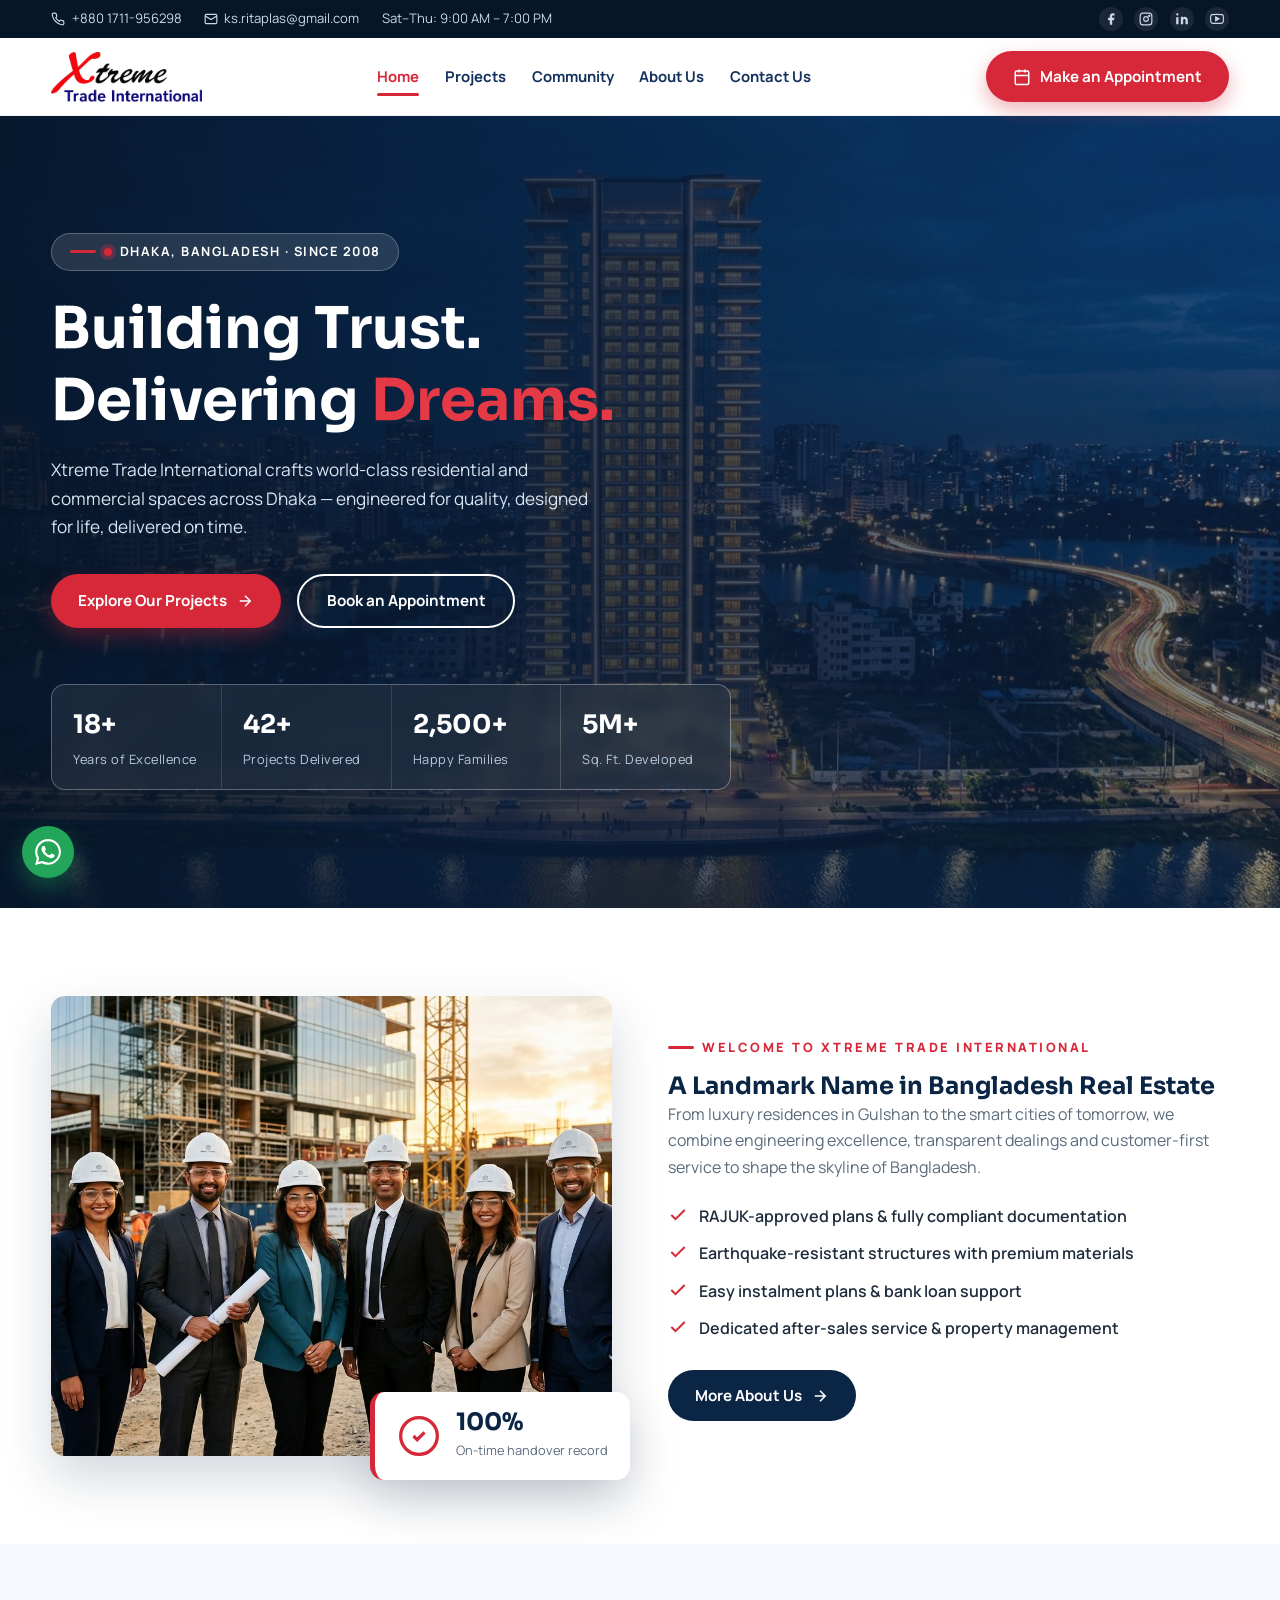
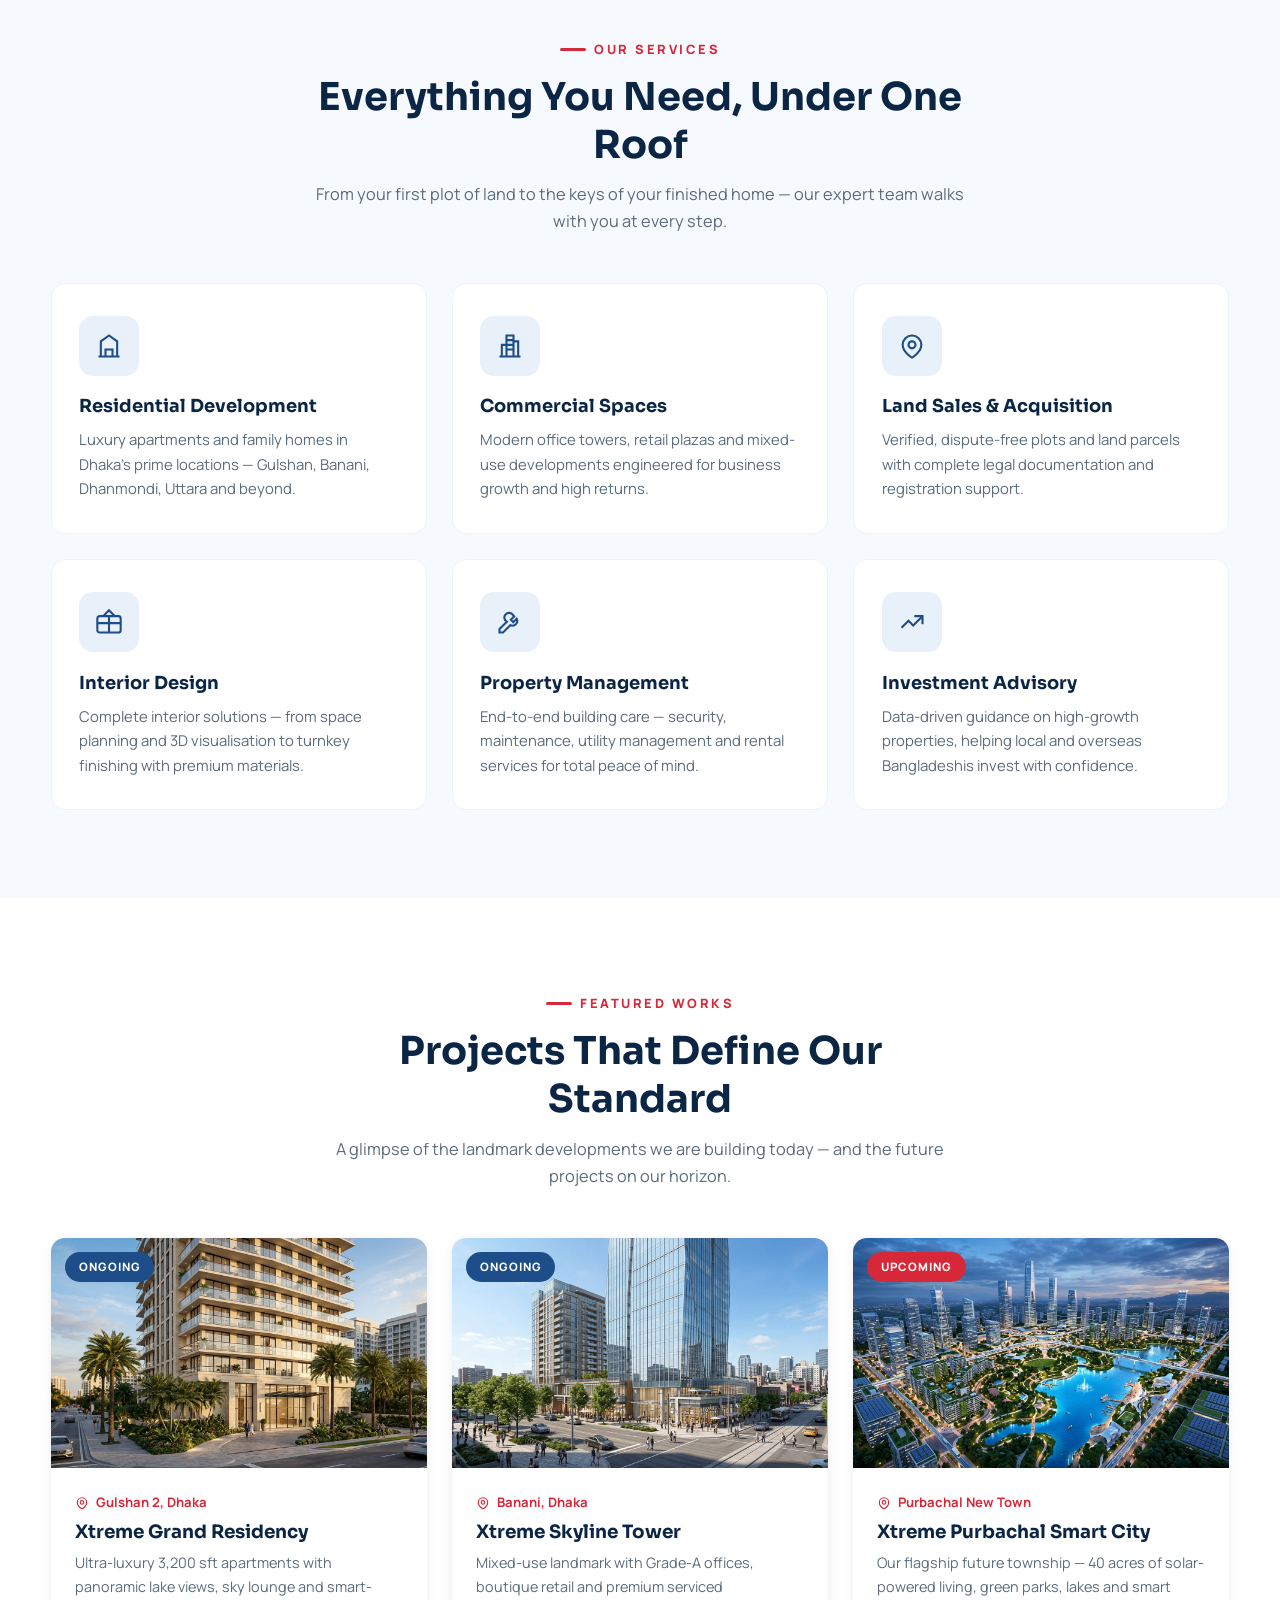
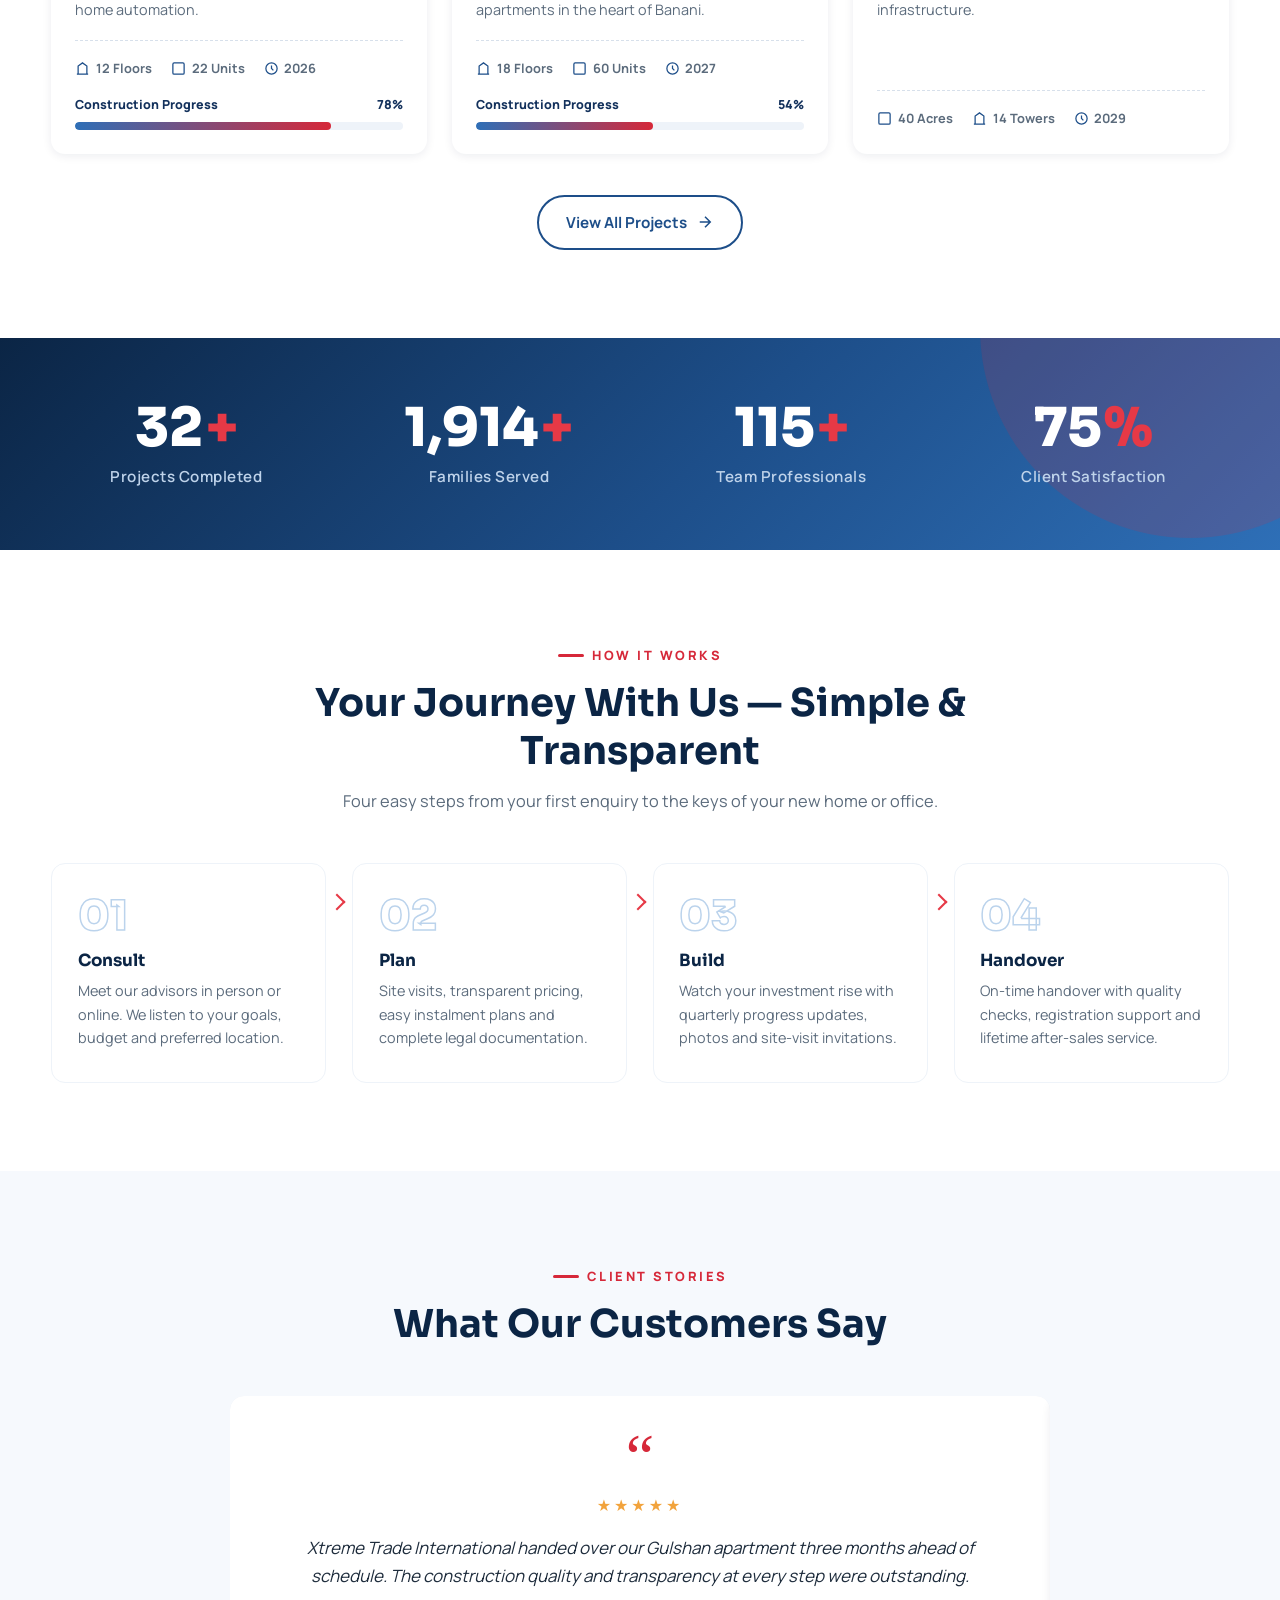
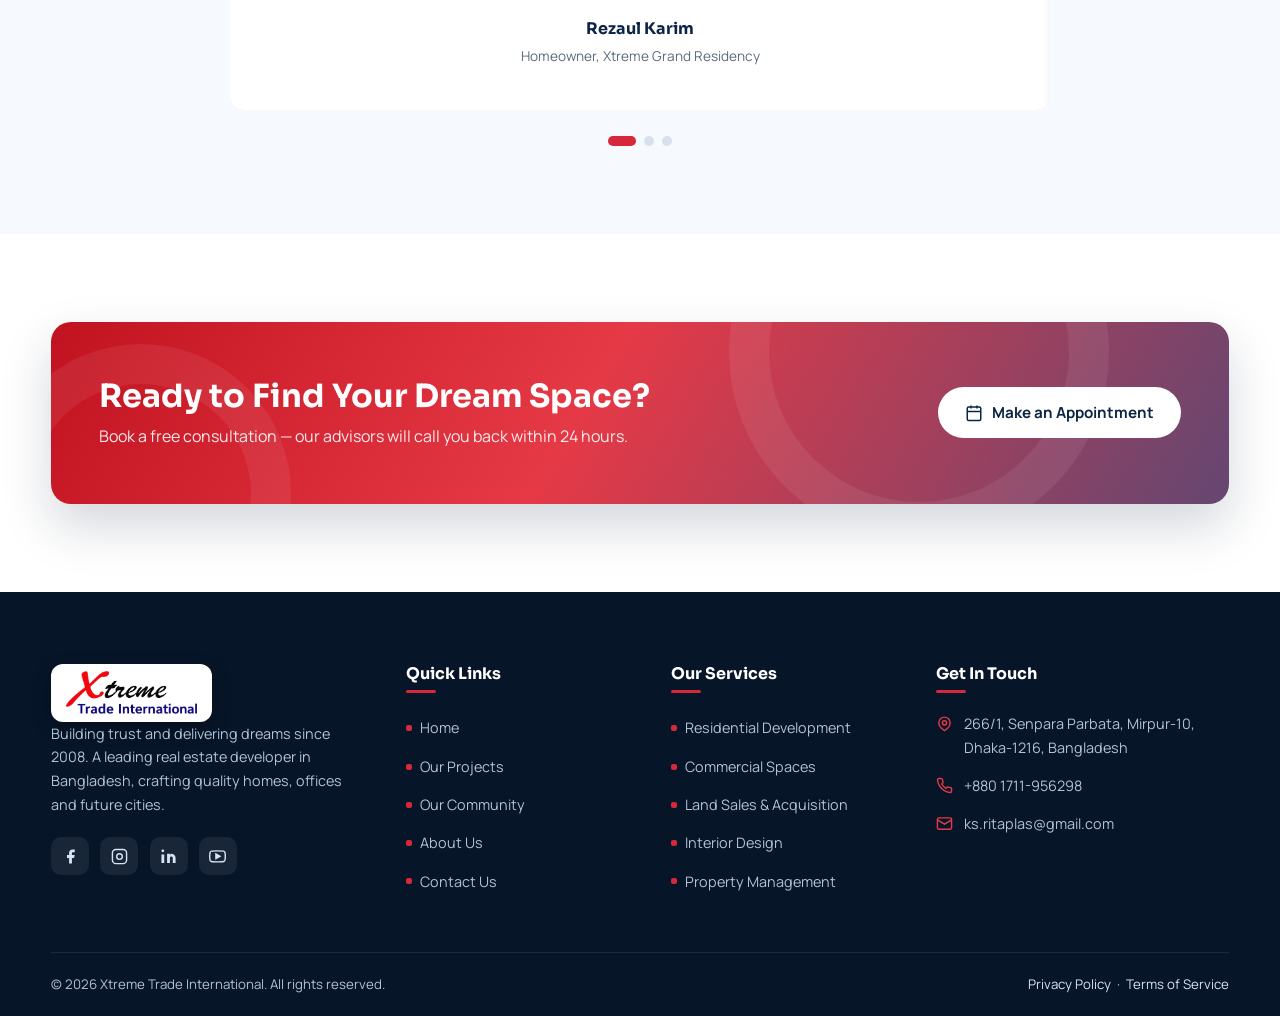
<file: index.html>
<!DOCTYPE html>
<html lang="en">
<head>
<meta charset="UTF-8">
<meta name="viewport" content="width=device-width, initial-scale=1.0">
<title>Xtreme Trade International | Real Estate Development in Dhaka, Bangladesh</title>
<meta name="description" content="Xtreme Trade International — a trusted real estate developer in Dhaka, Bangladesh. Residential apartments, commercial spaces, land solutions and smart future projects.">
<link rel="preconnect" href="https://fonts.googleapis.com">
<link href="https://fonts.googleapis.com/css2?family=Manrope:wght@400;600;700;800&family=Sora:wght@600;700;800&display=swap" rel="stylesheet">
<link rel="stylesheet" href="css/style.css">
<link rel="icon" type="image/png" href="images/logo-icon.png">
</head>
<body>

<!-- ======= TOPBAR ======= -->
<div class="topbar">
  <div class="container">
    <div class="topbar-left">
      <a href="tel:+8801711956298"><svg fill="none" stroke="currentColor" stroke-width="2" viewBox="0 0 24 24"><path d="M22 16.92v3a2 2 0 0 1-2.18 2 19.79 19.79 0 0 1-8.63-3.07 19.5 19.5 0 0 1-6-6 19.79 19.79 0 0 1-3.07-8.67A2 2 0 0 1 4.11 2h3a2 2 0 0 1 2 1.72c.127.96.361 1.903.7 2.81a2 2 0 0 1-.45 2.11L8.09 9.91a16 16 0 0 0 6 6l1.27-1.27a2 2 0 0 1 2.11-.45c.907.339 1.85.573 2.81.7A2 2 0 0 1 22 16.92z"/></svg>+880 1711-956298</a>
      <a href="mailto:ks.ritaplas@gmail.com"><svg fill="none" stroke="currentColor" stroke-width="2" viewBox="0 0 24 24"><rect x="2" y="4" width="20" height="16" rx="2"/><path d="m22 7-10 6L2 7"/></svg>ks.ritaplas@gmail.com</a>
      <span>Sat–Thu: 9:00 AM – 7:00 PM</span>
    </div>
    <div class="topbar-right">
      <div class="socials">
        <a href="#" aria-label="Facebook"><svg fill="currentColor" viewBox="0 0 24 24"><path d="M18 2h-3a5 5 0 0 0-5 5v3H7v4h3v8h4v-8h3l1-4h-4V7a1 1 0 0 1 1-1h3z"/></svg></a>
        <a href="#" aria-label="Instagram"><svg fill="none" stroke="currentColor" stroke-width="2" viewBox="0 0 24 24"><rect x="2" y="2" width="20" height="20" rx="5"/><circle cx="12" cy="12" r="4"/><circle cx="17.5" cy="6.5" r="1" fill="currentColor"/></svg></a>
        <a href="#" aria-label="LinkedIn"><svg fill="currentColor" viewBox="0 0 24 24"><path d="M16 8a6 6 0 0 1 6 6v7h-4v-7a2 2 0 0 0-4 0v7h-4v-13h4v2a5 5 0 0 1 2-2zM2 9h4v12H2zM4 6a2 2 0 1 0 0-4 2 2 0 0 0 0 4z"/></svg></a>
        <a href="#" aria-label="YouTube"><svg fill="none" stroke="currentColor" stroke-width="2" viewBox="0 0 24 24"><path d="M22.54 6.42a2.78 2.78 0 0 0-1.95-2C18.88 4 12 4 12 4s-6.88 0-8.59.46a2.78 2.78 0 0 0-1.95 2A29 29 0 0 0 1 11.75a29 29 0 0 0 .46 5.33 2.78 2.78 0 0 0 1.95 2c1.71.46 8.59.46 8.59.46s6.88 0 8.59-.46a2.78 2.78 0 0 0 1.95-2 29 29 0 0 0 .46-5.33 29 29 0 0 0-.46-5.33z"/><path d="m9.75 15.02 5.75-3.27-5.75-3.27z" fill="currentColor"/></svg></a>
      </div>
    </div>
  </div>
</div>

<!-- ======= NAVBAR ======= -->
<header class="navbar">
  <div class="container">
    <a href="index.html" class="logo">
      <img src="images/logo.png" alt="Xtreme Trade International — Real Estate" class="brand-logo">
    </a>
    <nav class="nav-links">
      <a href="index.html" class="active">Home</a>
      <a href="projects.html">Projects</a>
      <a href="community.html">Community</a>
      <a href="about.html">About Us</a>
      <a href="contact.html">Contact Us</a>
    </nav>
    <div class="nav-cta">
      <a href="#" class="btn btn-red" data-modal-open>
        <svg fill="none" stroke="currentColor" stroke-width="2" viewBox="0 0 24 24"><rect x="3" y="4" width="18" height="18" rx="2"/><path d="M16 2v4M8 2v4M3 10h18"/></svg>
        Make an Appointment
      </a>
      <button class="hamburger" aria-label="Menu"><span></span><span></span><span></span></button>
    </div>
  </div>
</header>

<!-- ======= HERO ======= -->
<section class="hero">
  <div class="container">
    <div class="hero-inner">
      <span class="eyebrow"><span class="dot"></span>Dhaka, Bangladesh · Since 2008</span>
      <h1>Building Trust.<br>Delivering <span class="accent">Dreams.</span></h1>
      <p>Xtreme Trade International crafts world-class residential and commercial spaces across Dhaka — engineered for quality, designed for life, delivered on time.</p>
      <div class="hero-actions">
        <a href="projects.html" class="btn btn-red">Explore Our Projects
          <svg fill="none" stroke="currentColor" stroke-width="2" viewBox="0 0 24 24"><path d="M5 12h14M12 5l7 7-7 7"/></svg></a>
        <a href="#" class="btn btn-outline" data-modal-open>Book an Appointment</a>
      </div>
      <div class="hero-stats">
        <div><strong data-count="18" data-suffix="+">0</strong><span>Years of Excellence</span></div>
        <div><strong data-count="42" data-suffix="+">0</strong><span>Projects Delivered</span></div>
        <div><strong data-count="2500" data-suffix="+">0</strong><span>Happy Families</span></div>
        <div><strong data-count="5" data-suffix="M+">0</strong><span>Sq. Ft. Developed</span></div>
      </div>
    </div>
  </div>
</section>

<!-- ======= ABOUT GLIMPSE ======= -->
<section class="section">
  <div class="container split">
    <div class="media reveal">
      <img src="images/team.jpg" alt="Xtreme Trade International team on site">
      <div class="float-card">
        <svg width="44" height="44" viewBox="0 0 24 24" fill="none" stroke="#D62839" stroke-width="1.8"><circle cx="12" cy="12" r="10"/><path d="m9 12 2 2 4-4"/></svg>
        <div><strong>100%</strong><span>On-time handover record</span></div>
      </div>
    </div>
    <div class="reveal">
      <span class="eyebrow">Welcome to Xtreme Trade International</span>
      <h2>A Landmark Name in Bangladesh Real Estate</h2>
      <p style="color:var(--muted)">From luxury residences in Gulshan to the smart cities of tomorrow, we combine engineering excellence, transparent dealings and customer-first service to shape the skyline of Bangladesh.</p>
      <ul class="check-list">
        <li><svg fill="none" stroke="currentColor" stroke-width="2.4" viewBox="0 0 24 24"><path d="M20 6 9 17l-5-5"/></svg>RAJUK-approved plans &amp; fully compliant documentation</li>
        <li><svg fill="none" stroke="currentColor" stroke-width="2.4" viewBox="0 0 24 24"><path d="M20 6 9 17l-5-5"/></svg>Earthquake-resistant structures with premium materials</li>
        <li><svg fill="none" stroke="currentColor" stroke-width="2.4" viewBox="0 0 24 24"><path d="M20 6 9 17l-5-5"/></svg>Easy instalment plans &amp; bank loan support</li>
        <li><svg fill="none" stroke="currentColor" stroke-width="2.4" viewBox="0 0 24 24"><path d="M20 6 9 17l-5-5"/></svg>Dedicated after-sales service &amp; property management</li>
      </ul>
      <a href="about.html" class="btn btn-navy">More About Us
        <svg fill="none" stroke="currentColor" stroke-width="2" viewBox="0 0 24 24"><path d="M5 12h14M12 5l7 7-7 7"/></svg></a>
    </div>
  </div>
</section>

<!-- ======= SERVICES ======= -->
<section class="section alt">
  <div class="container">
    <div class="section-head center reveal">
      <span class="eyebrow">Our Services</span>
      <h2>Everything You Need, Under One Roof</h2>
      <p>From your first plot of land to the keys of your finished home — our expert team walks with you at every step.</p>
    </div>
    <div class="grid-3">
      <div class="service-card reveal">
        <div class="icon"><svg fill="none" stroke="currentColor" stroke-width="1.8" viewBox="0 0 24 24"><path d="M3 21h18M5 21V8l7-5 7 5v13M9 21v-6h6v6"/><path d="M10 12h.01M14 12h.01"/></svg></div>
        <h3>Residential Development</h3>
        <p>Luxury apartments and family homes in Dhaka's prime locations — Gulshan, Banani, Dhanmondi, Uttara and beyond.</p>
      </div>
      <div class="service-card reveal">
        <div class="icon"><svg fill="none" stroke="currentColor" stroke-width="1.8" viewBox="0 0 24 24"><path d="M3 21h18M9 21V3h6v18M9 7h6M9 11h6M9 15h6M15 8h4v13M5 21V11h4"/></svg></div>
        <h3>Commercial Spaces</h3>
        <p>Modern office towers, retail plazas and mixed-use developments engineered for business growth and high returns.</p>
      </div>
      <div class="service-card reveal">
        <div class="icon"><svg fill="none" stroke="currentColor" stroke-width="1.8" viewBox="0 0 24 24"><path d="M12 22s8-4.5 8-11a8 8 0 1 0-16 0c0 6.5 8 11 8 11z"/><circle cx="12" cy="11" r="3"/></svg></div>
        <h3>Land Sales &amp; Acquisition</h3>
        <p>Verified, dispute-free plots and land parcels with complete legal documentation and registration support.</p>
      </div>
      <div class="service-card reveal">
        <div class="icon"><svg fill="none" stroke="currentColor" stroke-width="1.8" viewBox="0 0 24 24"><rect x="2" y="7" width="20" height="14" rx="2"/><path d="M12 7v14M2 13h20M7 7 12 2l5 5"/></svg></div>
        <h3>Interior Design</h3>
        <p>Complete interior solutions — from space planning and 3D visualisation to turnkey finishing with premium materials.</p>
      </div>
      <div class="service-card reveal">
        <div class="icon"><svg fill="none" stroke="currentColor" stroke-width="1.8" viewBox="0 0 24 24"><path d="M14.7 6.3a4 4 0 1 0-5.4 5.4L3 18v3h3l6.3-6.3a4 4 0 0 0 5.4-5.4l-2.9 2.9-2.1-2.1 2.9-2.9z"/></svg></div>
        <h3>Property Management</h3>
        <p>End-to-end building care — security, maintenance, utility management and rental services for total peace of mind.</p>
      </div>
      <div class="service-card reveal">
        <div class="icon"><svg fill="none" stroke="currentColor" stroke-width="1.8" viewBox="0 0 24 24"><path d="M3 17l6-6 4 4 8-8"/><path d="M14 7h7v7"/></svg></div>
        <h3>Investment Advisory</h3>
        <p>Data-driven guidance on high-growth properties, helping local and overseas Bangladeshis invest with confidence.</p>
      </div>
    </div>
  </div>
</section>

<!-- ======= FEATURED PROJECTS ======= -->
<section class="section">
  <div class="container">
    <div class="section-head center reveal">
      <span class="eyebrow">Featured Works</span>
      <h2>Projects That Define Our Standard</h2>
      <p>A glimpse of the landmark developments we are building today — and the future projects on our horizon.</p>
    </div>
    <div class="grid-3">
      <div class="project-card reveal">
        <div class="thumb"><span class="badge ongoing">Ongoing</span><img src="images/project-grand.jpg" alt="Xtreme Grand Residency"></div>
        <div class="body">
          <span class="loc"><svg fill="none" stroke="currentColor" stroke-width="2" viewBox="0 0 24 24"><path d="M12 22s8-4.5 8-11a8 8 0 1 0-16 0c0 6.5 8 11 8 11z"/><circle cx="12" cy="11" r="3"/></svg>Gulshan 2, Dhaka</span>
          <h3>Xtreme Grand Residency</h3>
          <p class="desc">Ultra-luxury 3,200 sft apartments with panoramic lake views, sky lounge and smart-home automation.</p>
          <div class="project-meta">
            <span><svg fill="none" stroke="currentColor" stroke-width="2" viewBox="0 0 24 24"><path d="M3 21h18M5 21V8l7-5 7 5v13"/></svg>12 Floors</span>
            <span><svg fill="none" stroke="currentColor" stroke-width="2" viewBox="0 0 24 24"><rect x="3" y="3" width="18" height="18" rx="2"/></svg>22 Units</span>
            <span><svg fill="none" stroke="currentColor" stroke-width="2" viewBox="0 0 24 24"><circle cx="12" cy="12" r="9"/><path d="M12 7v5l3 3"/></svg>2026</span>
          </div>
          <div class="progress-wrap"><div class="lbl"><span>Construction Progress</span><span>78%</span></div><div class="progress"><i data-progress="78"></i></div></div>
        </div>
      </div>
      <div class="project-card reveal">
        <div class="thumb"><span class="badge ongoing">Ongoing</span><img src="images/project-skyline.jpg" alt="Xtreme Skyline Tower"></div>
        <div class="body">
          <span class="loc"><svg fill="none" stroke="currentColor" stroke-width="2" viewBox="0 0 24 24"><path d="M12 22s8-4.5 8-11a8 8 0 1 0-16 0c0 6.5 8 11 8 11z"/><circle cx="12" cy="11" r="3"/></svg>Banani, Dhaka</span>
          <h3>Xtreme Skyline Tower</h3>
          <p class="desc">Mixed-use landmark with Grade-A offices, boutique retail and premium serviced apartments in the heart of Banani.</p>
          <div class="project-meta">
            <span><svg fill="none" stroke="currentColor" stroke-width="2" viewBox="0 0 24 24"><path d="M3 21h18M5 21V8l7-5 7 5v13"/></svg>18 Floors</span>
            <span><svg fill="none" stroke="currentColor" stroke-width="2" viewBox="0 0 24 24"><rect x="3" y="3" width="18" height="18" rx="2"/></svg>60 Units</span>
            <span><svg fill="none" stroke="currentColor" stroke-width="2" viewBox="0 0 24 24"><circle cx="12" cy="12" r="9"/><path d="M12 7v5l3 3"/></svg>2027</span>
          </div>
          <div class="progress-wrap"><div class="lbl"><span>Construction Progress</span><span>54%</span></div><div class="progress"><i data-progress="54"></i></div></div>
        </div>
      </div>
      <div class="project-card reveal">
        <div class="thumb"><span class="badge upcoming">Upcoming</span><img src="images/future-smartcity.jpg" alt="Xtreme Purbachal Smart City"></div>
        <div class="body">
          <span class="loc"><svg fill="none" stroke="currentColor" stroke-width="2" viewBox="0 0 24 24"><path d="M12 22s8-4.5 8-11a8 8 0 1 0-16 0c0 6.5 8 11 8 11z"/><circle cx="12" cy="11" r="3"/></svg>Purbachal New Town</span>
          <h3>Xtreme Purbachal Smart City</h3>
          <p class="desc">Our flagship future township — 40 acres of solar-powered living, green parks, lakes and smart infrastructure.</p>
          <div class="project-meta">
            <span><svg fill="none" stroke="currentColor" stroke-width="2" viewBox="0 0 24 24"><rect x="3" y="3" width="18" height="18" rx="2"/></svg>40 Acres</span>
            <span><svg fill="none" stroke="currentColor" stroke-width="2" viewBox="0 0 24 24"><path d="M3 21h18M5 21V8l7-5 7 5v13"/></svg>14 Towers</span>
            <span><svg fill="none" stroke="currentColor" stroke-width="2" viewBox="0 0 24 24"><circle cx="12" cy="12" r="9"/><path d="M12 7v5l3 3"/></svg>2029</span>
          </div>
        </div>
      </div>
    </div>
    <div style="text-align:center; margin-top:2.6rem" class="reveal">
      <a href="projects.html" class="btn btn-outline-navy">View All Projects
        <svg fill="none" stroke="currentColor" stroke-width="2" viewBox="0 0 24 24"><path d="M5 12h14M12 5l7 7-7 7"/></svg></a>
    </div>
  </div>
</section>

<!-- ======= STATS BAND ======= -->
<section class="stats-band">
  <div class="container">
    <div class="stat"><strong><span data-count="42">0</span><span class="suffix">+</span></strong><span class="label">Projects Completed</span></div>
    <div class="stat"><strong><span data-count="2500">0</span><span class="suffix">+</span></strong><span class="label">Families Served</span></div>
    <div class="stat"><strong><span data-count="150">0</span><span class="suffix">+</span></strong><span class="label">Team Professionals</span></div>
    <div class="stat"><strong><span data-count="98">0</span><span class="suffix">%</span></strong><span class="label">Client Satisfaction</span></div>
  </div>
</section>

<!-- ======= PROCESS ======= -->
<section class="section">
  <div class="container">
    <div class="section-head center reveal">
      <span class="eyebrow">How It Works</span>
      <h2>Your Journey With Us — Simple &amp; Transparent</h2>
      <p>Four easy steps from your first enquiry to the keys of your new home or office.</p>
    </div>
    <div class="steps">
      <div class="step reveal"><div class="num">01</div><h3>Consult</h3><p>Meet our advisors in person or online. We listen to your goals, budget and preferred location.</p></div>
      <div class="step reveal"><div class="num">02</div><h3>Plan</h3><p>Site visits, transparent pricing, easy instalment plans and complete legal documentation.</p></div>
      <div class="step reveal"><div class="num">03</div><h3>Build</h3><p>Watch your investment rise with quarterly progress updates, photos and site-visit invitations.</p></div>
      <div class="step reveal"><div class="num">04</div><h3>Handover</h3><p>On-time handover with quality checks, registration support and lifetime after-sales service.</p></div>
    </div>
  </div>
</section>

<!-- ======= TESTIMONIALS ======= -->
<section class="section alt">
  <div class="container">
    <div class="section-head center reveal">
      <span class="eyebrow">Client Stories</span>
      <h2>What Our Customers Say</h2>
    </div>
    <div class="testi-wrap reveal">
      <div class="testi-track">
        <div class="testi-slides">
          <div class="testi-card">
            <span class="quote-mark">“</span>
            <div class="stars">★★★★★</div>
            <blockquote>Xtreme Trade International handed over our Gulshan apartment three months ahead of schedule. The construction quality and transparency at every step were outstanding.</blockquote>
            <div class="who"><strong>Rezaul Karim</strong><span>Homeowner, Xtreme Grand Residency</span></div>
          </div>
          <div class="testi-card">
            <span class="quote-mark">“</span>
            <div class="stars">★★★★★</div>
            <blockquote>As an expatriate in Dubai, I was nervous about investing back home. Their team managed everything remotely — documents, payments, even video site tours. Truly professional.</blockquote>
            <div class="who"><strong>Fahmida Rahman</strong><span>Expat Investor, UAE</span></div>
          </div>
          <div class="testi-card">
            <span class="quote-mark">“</span>
            <div class="stars">★★★★★</div>
            <blockquote>We shifted our company office to Xtreme Skyline Tower. The finish, the facilities, the management — it rivals any Grade-A building in the region.</blockquote>
            <div class="who"><strong>Tanvir Hasan</strong><span>Managing Director, TechBridge Ltd.</span></div>
          </div>
        </div>
      </div>
      <div class="testi-nav"></div>
    </div>
  </div>
</section>

<!-- ======= CTA ======= -->
<section class="section">
  <div class="container">
    <div class="cta-banner reveal">
      <div>
        <h2>Ready to Find Your Dream Space?</h2>
        <p>Book a free consultation — our advisors will call you back within 24 hours.</p>
      </div>
      <a href="#" class="btn btn-light" data-modal-open>
        <svg fill="none" stroke="currentColor" stroke-width="2" viewBox="0 0 24 24"><rect x="3" y="4" width="18" height="18" rx="2"/><path d="M16 2v4M8 2v4M3 10h18"/></svg>
        Make an Appointment</a>
    </div>
  </div>
</section>

<!-- ======= FOOTER ======= -->
<footer class="footer">
  <div class="container">
    <div class="footer-grid">
      <div>
        <a href="index.html" class="logo logo-footer">
          <img src="images/logo.png" alt="Xtreme Trade International — Real Estate" class="brand-logo">
        </a>
        <p>Building trust and delivering dreams since 2008. A leading real estate developer in Bangladesh, crafting quality homes, offices and future cities.</p>
        <div class="socials">
          <a href="#" aria-label="Facebook"><svg fill="currentColor" viewBox="0 0 24 24"><path d="M18 2h-3a5 5 0 0 0-5 5v3H7v4h3v8h4v-8h3l1-4h-4V7a1 1 0 0 1 1-1h3z"/></svg></a>
          <a href="#" aria-label="Instagram"><svg fill="none" stroke="currentColor" stroke-width="2" viewBox="0 0 24 24"><rect x="2" y="2" width="20" height="20" rx="5"/><circle cx="12" cy="12" r="4"/></svg></a>
          <a href="#" aria-label="LinkedIn"><svg fill="currentColor" viewBox="0 0 24 24"><path d="M16 8a6 6 0 0 1 6 6v7h-4v-7a2 2 0 0 0-4 0v7h-4v-13h4v2a5 5 0 0 1 2-2zM2 9h4v12H2zM4 6a2 2 0 1 0 0-4 2 2 0 0 0 0 4z"/></svg></a>
          <a href="#" aria-label="YouTube"><svg fill="none" stroke="currentColor" stroke-width="2" viewBox="0 0 24 24"><path d="M22.54 6.42a2.78 2.78 0 0 0-1.95-2C18.88 4 12 4 12 4s-6.88 0-8.59.46a2.78 2.78 0 0 0-1.95 2 29 29 0 0 0-.46 5.33 29 29 0 0 0 .46 5.33 2.78 2.78 0 0 0 1.95 2c1.71.46 8.59.46 8.59.46s6.88 0 8.59-.46a2.78 2.78 0 0 0 1.95-2 29 29 0 0 0 .46-5.33 29 29 0 0 0-.46-5.33z"/><path d="m9.75 15.02 5.75-3.27-5.75-3.27z" fill="currentColor"/></svg></a>
        </div>
      </div>
      <div>
        <h4>Quick Links</h4>
        <ul class="footer-links">
          <li><a href="index.html">Home</a></li>
          <li><a href="projects.html">Our Projects</a></li>
          <li><a href="community.html">Our Community</a></li>
          <li><a href="about.html">About Us</a></li>
          <li><a href="contact.html">Contact Us</a></li>
        </ul>
      </div>
      <div>
        <h4>Our Services</h4>
        <ul class="footer-links">
          <li><a href="projects.html">Residential Development</a></li>
          <li><a href="projects.html">Commercial Spaces</a></li>
          <li><a href="projects.html">Land Sales &amp; Acquisition</a></li>
          <li><a href="projects.html">Interior Design</a></li>
          <li><a href="projects.html">Property Management</a></li>
        </ul>
      </div>
      <div>
        <h4>Get In Touch</h4>
        <ul class="footer-contact">
          <li><svg fill="none" stroke="currentColor" stroke-width="2" viewBox="0 0 24 24"><path d="M12 22s8-4.5 8-11a8 8 0 1 0-16 0c0 6.5 8 11 8 11z"/><circle cx="12" cy="11" r="3"/></svg><span>266/1, Senpara Parbata, Mirpur-10,<br>Dhaka-1216, Bangladesh</span></li>
          <li><svg fill="none" stroke="currentColor" stroke-width="2" viewBox="0 0 24 24"><path d="M22 16.92v3a2 2 0 0 1-2.18 2 19.79 19.79 0 0 1-8.63-3.07 19.5 19.5 0 0 1-6-6 19.79 19.79 0 0 1-3.07-8.67A2 2 0 0 1 4.11 2h3a2 2 0 0 1 2 1.72c.127.96.361 1.903.7 2.81a2 2 0 0 1-.45 2.11L8.09 9.91a16 16 0 0 0 6 6l1.27-1.27a2 2 0 0 1 2.11-.45c.907.339 1.85.573 2.81.7A2 2 0 0 1 22 16.92z"/></svg><span>+880 1711-956298</span></li>
          <li><svg fill="none" stroke="currentColor" stroke-width="2" viewBox="0 0 24 24"><rect x="2" y="4" width="20" height="16" rx="2"/><path d="m22 7-10 6L2 7"/></svg><span>ks.ritaplas@gmail.com</span></li>
        </ul>
      </div>
    </div>
    <div class="footer-bottom">
      <span>© <span data-year>2026</span> Xtreme Trade International. All rights reserved.</span>
      <span><a href="about.html">Privacy Policy</a> &nbsp;·&nbsp; <a href="about.html">Terms of Service</a></span>
    </div>
  </div>
</footer>

<!-- ======= APPOINTMENT MODAL ======= -->
<div class="modal-backdrop" id="appointmentModal">
  <div class="modal">
    <div class="modal-head">
      <h3>Book an Appointment</h3>
      <p>Meet our advisors in person or online — it's free.</p>
      <button class="modal-close" data-modal-close aria-label="Close"><svg fill="none" stroke="currentColor" stroke-width="2.5" viewBox="0 0 24 24"><path d="M18 6 6 18M6 6l12 12"/></svg></button>
    </div>
    <div class="modal-body">
      <div id="apptFormWrap">
        <form id="apptForm">
          <div class="form-grid">
            <div class="field"><label>Full Name <b>*</b></label><input type="text" name="name" placeholder="Your full name" required></div>
            <div class="field"><label>Phone / WhatsApp <b>*</b></label><input type="tel" name="phone" placeholder="+880 1XXX-XXXXXX" required></div>
            <div class="field full"><label>Email Address</label><input type="email" name="email" placeholder="you@example.com"></div>
            <div class="field"><label>Preferred Date <b>*</b></label><input type="date" name="date" id="apptDate" required></div>
            <div class="field"><label>Preferred Time</label>
              <select name="time">
                <option>10:00 AM – 11:00 AM</option><option>11:00 AM – 12:00 PM</option>
                <option>12:00 PM – 1:00 PM</option><option>3:00 PM – 4:00 PM</option>
                <option>4:00 PM – 5:00 PM</option><option>5:00 PM – 6:00 PM</option>
              </select>
            </div>
            <div class="field full"><label>I'm Interested In</label>
              <select name="interest">
                <option>Buying an Apartment</option><option>Commercial / Office Space</option>
                <option>Land / Plot Purchase</option><option>Xtreme Purbachal Smart City</option>
                <option>Interior Design</option><option>Partnership / Other</option>
              </select>
            </div>
            <div class="field full"><label>Notes</label><textarea name="notes" placeholder="Tell us anything that will help us prepare..."></textarea></div>
          </div>
          <div class="modal-actions">
            <button type="submit" class="btn wa-btn"><svg fill="currentColor" viewBox="0 0 24 24"><path d="M17.47 14.38c-.3-.15-1.76-.87-2.03-.97-.27-.1-.47-.15-.67.15-.2.3-.77.96-.94 1.16-.17.2-.35.22-.64.07-.3-.15-1.26-.46-2.4-1.47-.88-.79-1.48-1.76-1.65-2.06-.17-.3-.02-.46.13-.6.13-.14.3-.35.44-.52.15-.17.2-.3.3-.5.1-.2.05-.37-.02-.52-.08-.15-.67-1.62-.92-2.22-.24-.58-.49-.5-.67-.51h-.57c-.2 0-.52.07-.8.37-.27.3-1.04 1.02-1.04 2.5 0 1.47 1.07 2.9 1.22 3.1.15.2 2.1 3.2 5.1 4.49.71.3 1.27.49 1.7.63.72.23 1.37.2 1.88.12.58-.09 1.76-.72 2-1.42.25-.7.25-1.29.18-1.42-.08-.12-.28-.2-.57-.35zM12.05 21.79h-.01a9.87 9.87 0 0 1-5.03-1.38l-.36-.21-3.74.98 1-3.65-.24-.37a9.82 9.82 0 0 1-1.51-5.23c0-5.44 4.43-9.87 9.9-9.87a9.83 9.83 0 0 1 6.99 2.9 9.8 9.8 0 0 1 2.9 6.99c0 5.44-4.44 9.87-9.9 9.87zm8.42-18.3A11.8 11.8 0 0 0 12.05 0C5.5 0 .16 5.34.16 11.9c0 2.1.55 4.14 1.59 5.94L.06 24l6.32-1.66a11.9 11.9 0 0 0 5.67 1.44h.01c6.55 0 11.89-5.34 11.89-11.9 0-3.18-1.24-6.16-3.48-8.41z"/></svg>Confirm via WhatsApp</button>
            <a href="#" class="btn email-btn" id="apptEmailLink"><svg fill="none" stroke="currentColor" stroke-width="2" viewBox="0 0 24 24"><rect x="2" y="4" width="20" height="16" rx="2"/><path d="m22 7-10 6L2 7"/></svg>Send by Email</a>
          </div>
          <p class="form-note"><svg fill="none" stroke="currentColor" stroke-width="2" viewBox="0 0 24 24"><rect x="3" y="11" width="18" height="11" rx="2"/><path d="M7 11V7a5 5 0 0 1 10 0v4"/></svg>Your information is kept private and never shared.</p>
        </form>
      </div>
      <div class="form-success" id="apptSuccess">
        <div class="tick"><svg fill="none" stroke="currentColor" stroke-width="2.5" viewBox="0 0 24 24"><path d="M20 6 9 17l-5-5"/></svg></div>
        <h3>Appointment Request Ready!</h3>
        <p>WhatsApp has opened with your request — just press <strong>Send</strong>.<br>Our team will confirm your slot within 24 hours.</p>
        <p class="form-note" style="justify-content:center">Didn't open? <a href="#" id="apptEmailLink2" style="color:var(--blue-600);font-weight:700">Email us instead</a></p>
      </div>
    </div>
  </div>
</div>

<!-- floating buttons -->
<a href="https://wa.me/8801711956298" target="_blank" rel="noopener" class="wa-float" aria-label="Chat on WhatsApp"><svg fill="currentColor" viewBox="0 0 24 24"><path d="M17.47 14.38c-.3-.15-1.76-.87-2.03-.97-.27-.1-.47-.15-.67.15-.2.3-.77.96-.94 1.16-.17.2-.35.22-.64.07-.3-.15-1.26-.46-2.4-1.47-.88-.79-1.48-1.76-1.65-2.06-.17-.3-.02-.46.13-.6.13-.14.3-.35.44-.52.15-.17.2-.3.3-.5.1-.2.05-.37-.02-.52-.08-.15-.67-1.62-.92-2.22-.24-.58-.49-.5-.67-.51h-.57c-.2 0-.52.07-.8.37-.27.3-1.04 1.02-1.04 2.5 0 1.47 1.07 2.9 1.22 3.1.15.2 2.1 3.2 5.1 4.49.71.3 1.27.49 1.7.63.72.23 1.37.2 1.88.12.58-.09 1.76-.72 2-1.42.25-.7.25-1.29.18-1.42-.08-.12-.28-.2-.57-.35zM12.05 21.79h-.01a9.87 9.87 0 0 1-5.03-1.38l-.36-.21-3.74.98 1-3.65-.24-.37a9.82 9.82 0 0 1-1.51-5.23c0-5.44 4.43-9.87 9.9-9.87a9.83 9.83 0 0 1 6.99 2.9 9.8 9.8 0 0 1 2.9 6.99c0 5.44-4.44 9.87-9.9 9.87zm8.42-18.3A11.8 11.8 0 0 0 12.05 0C5.5 0 .16 5.34.16 11.9c0 2.1.55 4.14 1.59 5.94L.06 24l6.32-1.66a11.9 11.9 0 0 0 5.67 1.44h.01c6.55 0 11.89-5.34 11.89-11.9 0-3.18-1.24-6.16-3.48-8.41z"/></svg></a>
<button class="to-top" aria-label="Back to top"><svg fill="none" stroke="currentColor" stroke-width="2.5" viewBox="0 0 24 24"><path d="M12 19V5M5 12l7-7 7 7"/></svg></button>

<script src="js/main.js"></script>
</body>
</html>
</file>
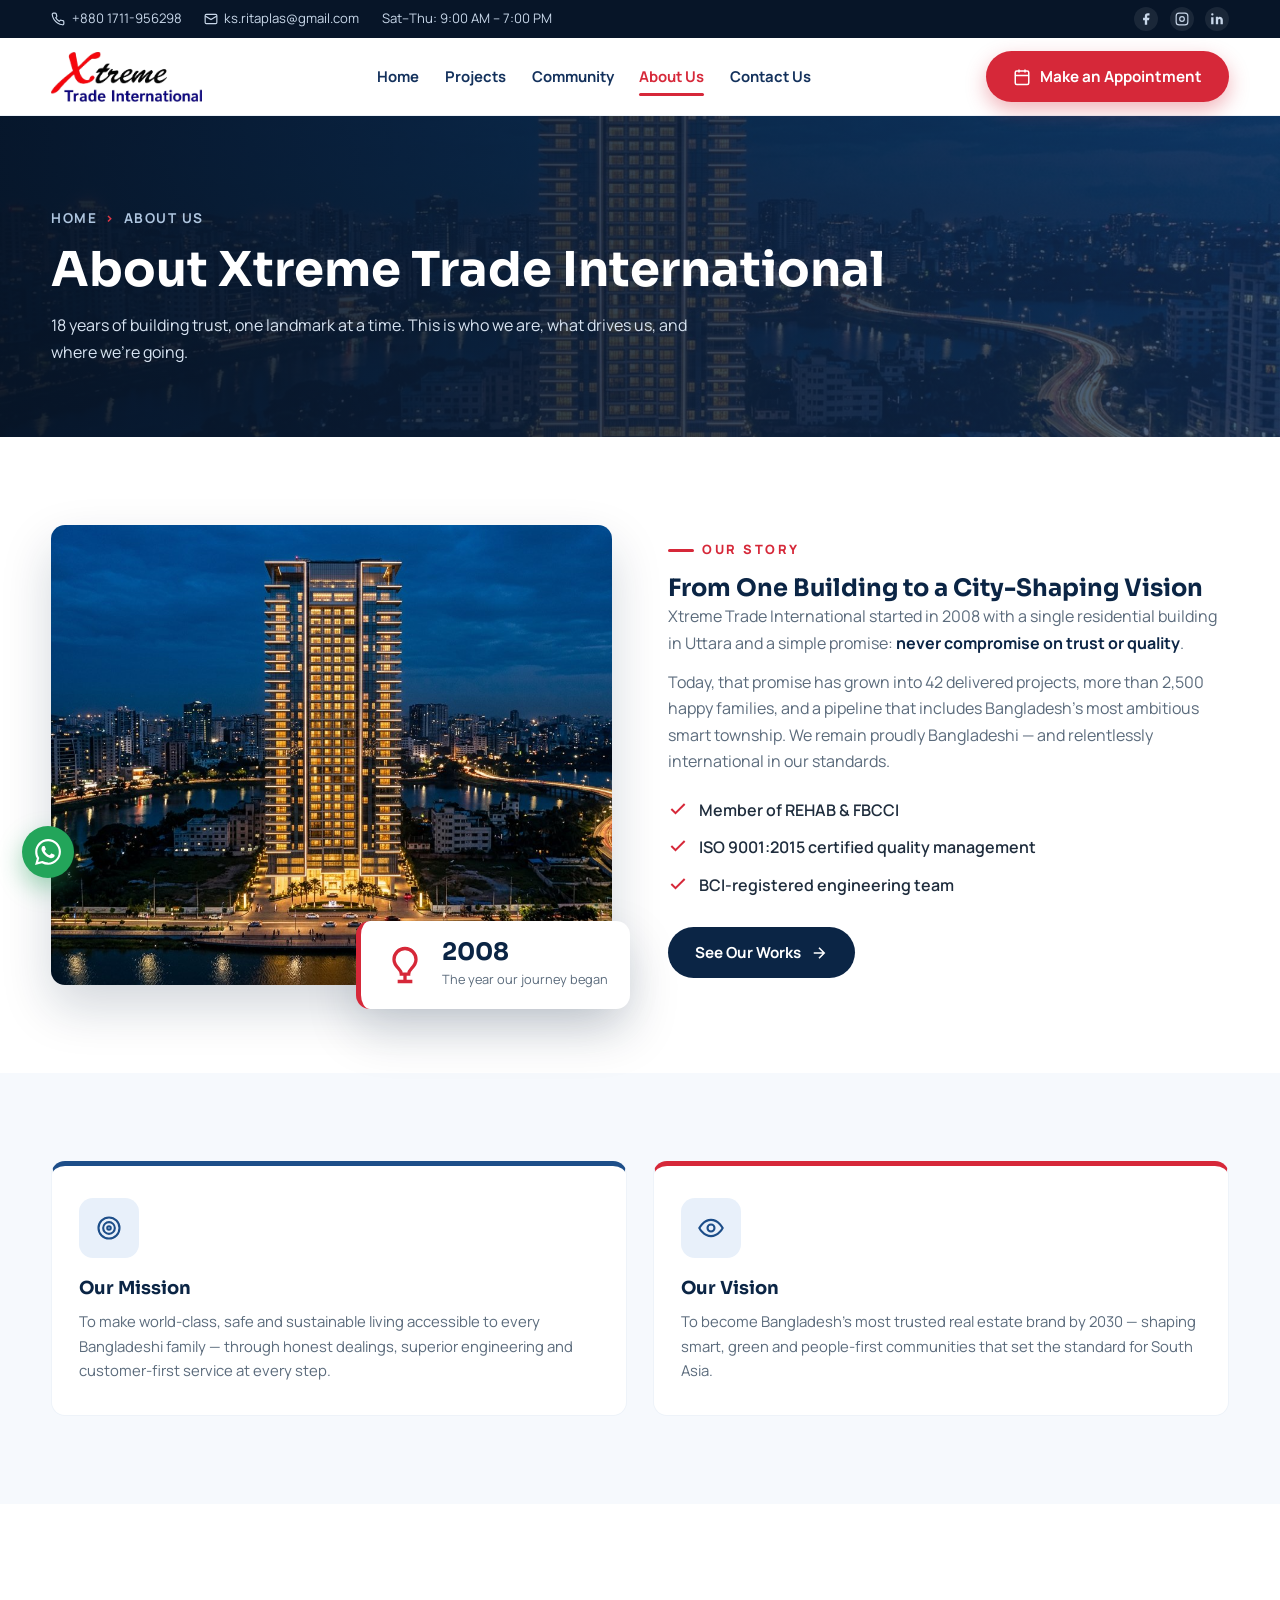
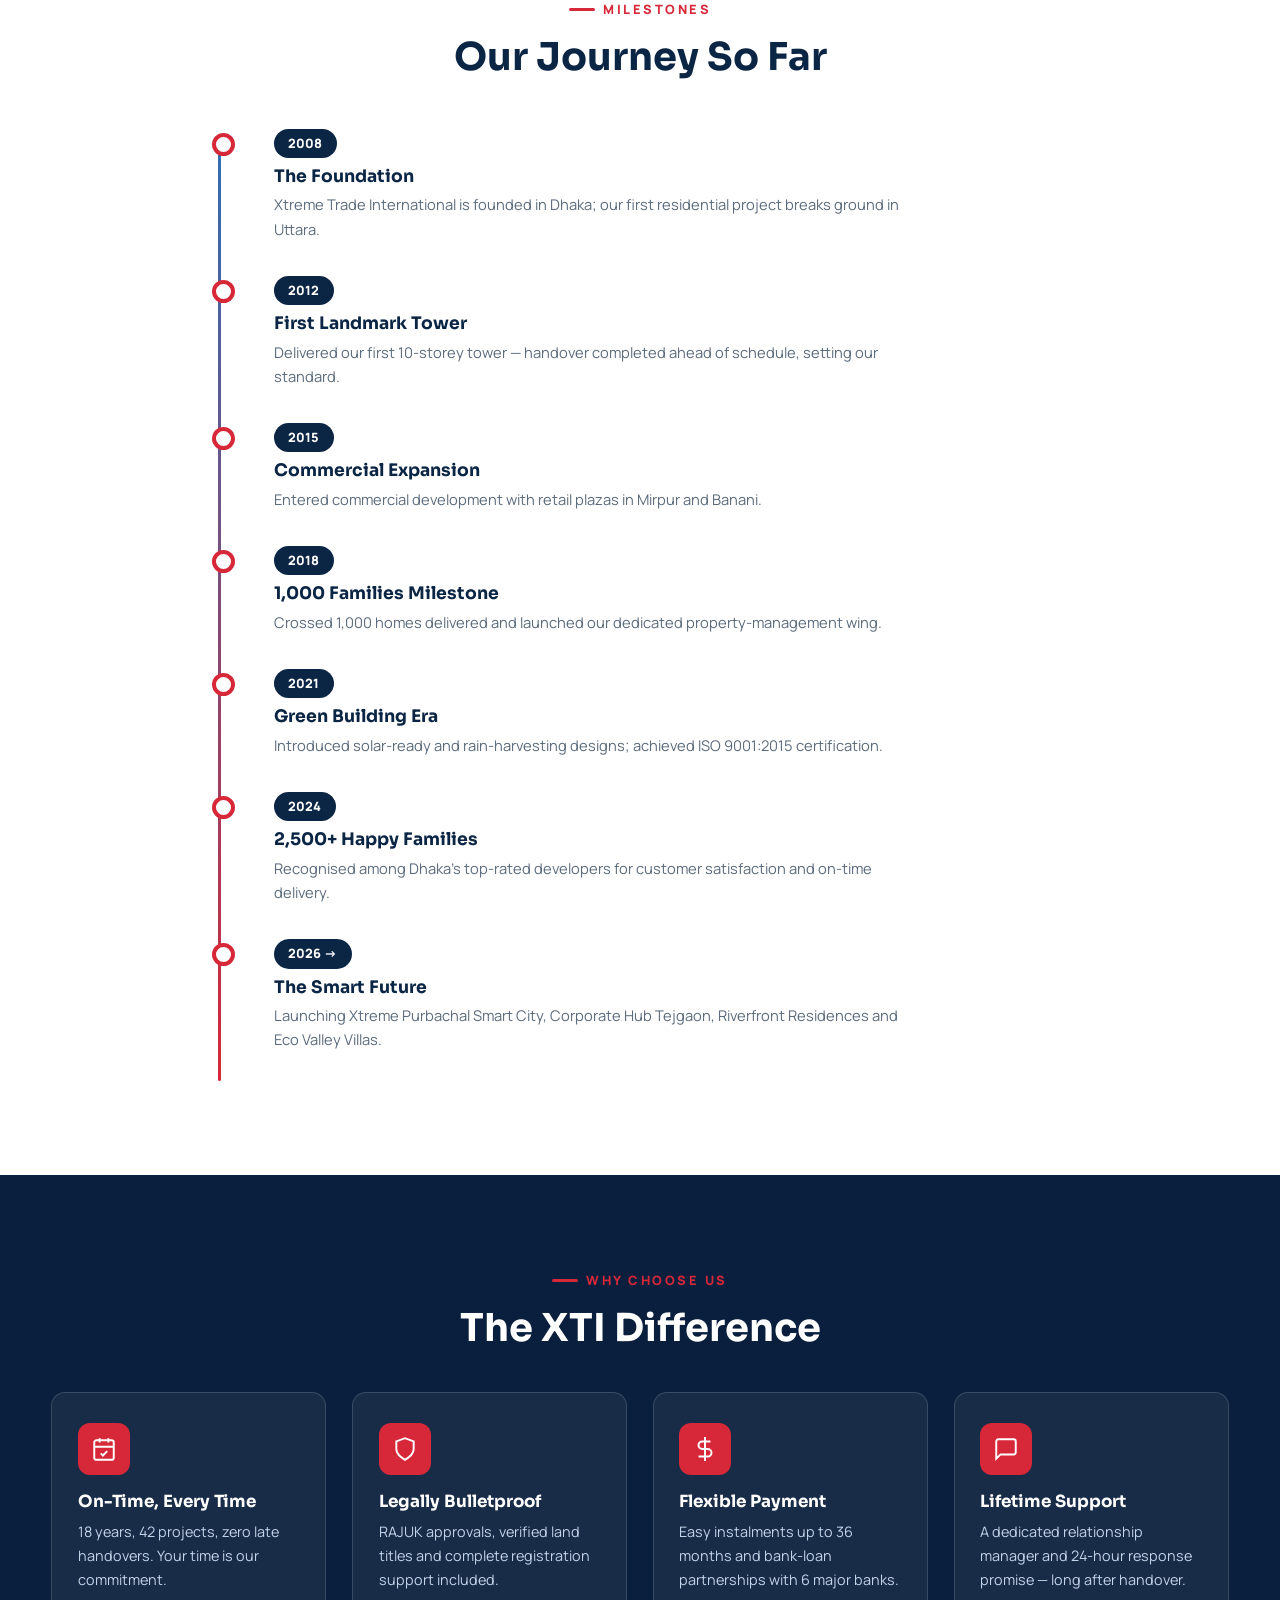
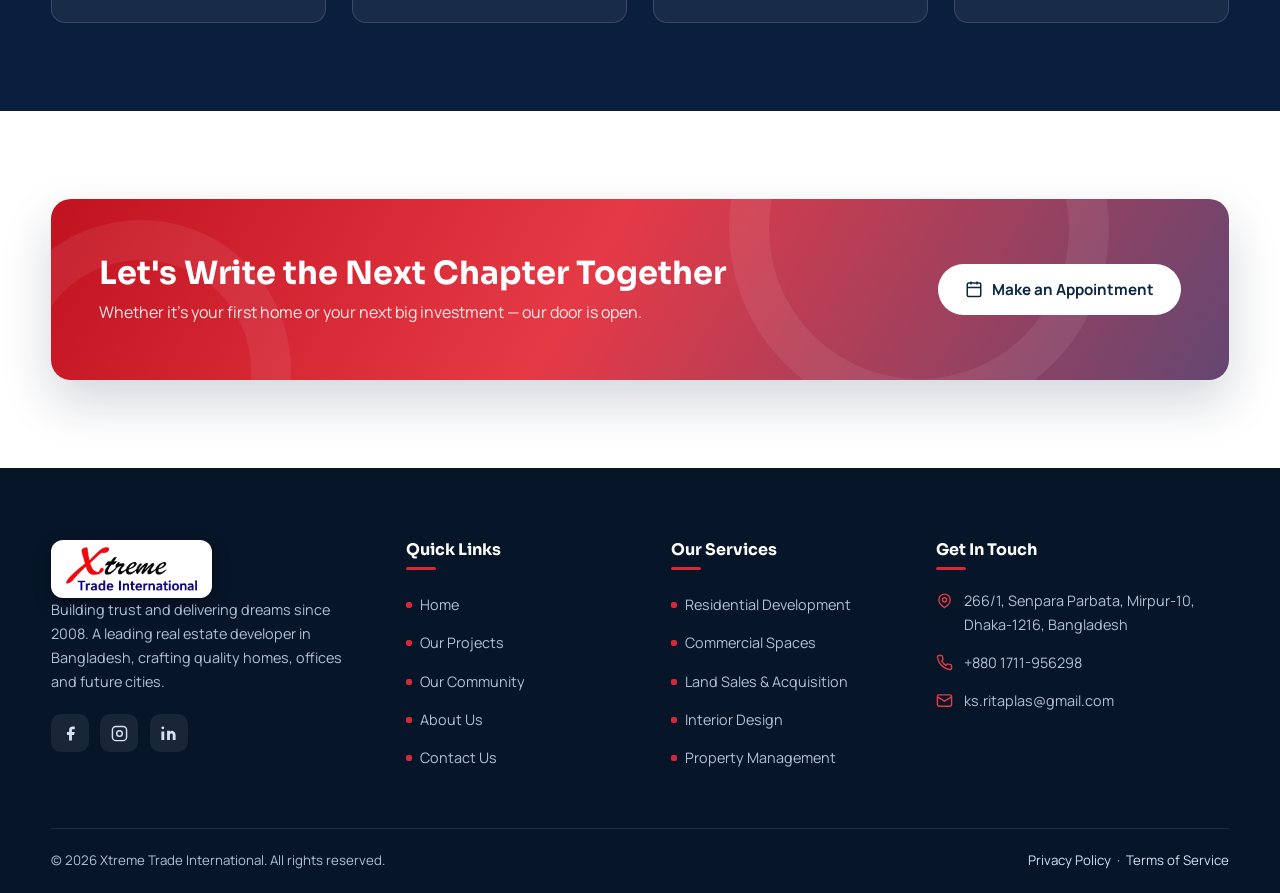
<file: about.html>
<!DOCTYPE html>
<html lang="en">
<head>
<meta charset="UTF-8">
<meta name="viewport" content="width=device-width, initial-scale=1.0">
<title>About Us | Xtreme Trade International</title>
<meta name="description" content="The story, mission and milestones of Xtreme Trade International — one of Bangladesh's most trusted real estate developers since 2008.">
<link rel="preconnect" href="https://fonts.googleapis.com">
<link href="https://fonts.googleapis.com/css2?family=Manrope:wght@400;600;700;800&family=Sora:wght@600;700;800&display=swap" rel="stylesheet">
<link rel="stylesheet" href="css/style.css">
<link rel="icon" type="image/png" href="images/logo-icon.png">
</head>
<body>

<!-- ======= TOPBAR ======= -->
<div class="topbar">
  <div class="container">
    <div class="topbar-left">
      <a href="tel:+8801711956298"><svg fill="none" stroke="currentColor" stroke-width="2" viewBox="0 0 24 24"><path d="M22 16.92v3a2 2 0 0 1-2.18 2 19.79 19.79 0 0 1-8.63-3.07 19.5 19.5 0 0 1-6-6 19.79 19.79 0 0 1-3.07-8.67A2 2 0 0 1 4.11 2h3a2 2 0 0 1 2 1.72c.127.96.361 1.903.7 2.81a2 2 0 0 1-.45 2.11L8.09 9.91a16 16 0 0 0 6 6l1.27-1.27a2 2 0 0 1 2.11-.45c.907.339 1.85.573 2.81.7A2 2 0 0 1 22 16.92z"/></svg>+880 1711-956298</a>
      <a href="mailto:ks.ritaplas@gmail.com"><svg fill="none" stroke="currentColor" stroke-width="2" viewBox="0 0 24 24"><rect x="2" y="4" width="20" height="16" rx="2"/><path d="m22 7-10 6L2 7"/></svg>ks.ritaplas@gmail.com</a>
      <span>Sat–Thu: 9:00 AM – 7:00 PM</span>
    </div>
    <div class="topbar-right">
      <div class="socials">
        <a href="#" aria-label="Facebook"><svg fill="currentColor" viewBox="0 0 24 24"><path d="M18 2h-3a5 5 0 0 0-5 5v3H7v4h3v8h4v-8h3l1-4h-4V7a1 1 0 0 1 1-1h3z"/></svg></a>
        <a href="#" aria-label="Instagram"><svg fill="none" stroke="currentColor" stroke-width="2" viewBox="0 0 24 24"><rect x="2" y="2" width="20" height="20" rx="5"/><circle cx="12" cy="12" r="4"/></svg></a>
        <a href="#" aria-label="LinkedIn"><svg fill="currentColor" viewBox="0 0 24 24"><path d="M16 8a6 6 0 0 1 6 6v7h-4v-7a2 2 0 0 0-4 0v7h-4v-13h4v2a5 5 0 0 1 2-2zM2 9h4v12H2zM4 6a2 2 0 1 0 0-4 2 2 0 0 0 0 4z"/></svg></a>
      </div>
    </div>
  </div>
</div>

<!-- ======= NAVBAR ======= -->
<header class="navbar">
  <div class="container">
    <a href="index.html" class="logo">
      <img src="images/logo.png" alt="Xtreme Trade International — Real Estate" class="brand-logo">
    </a>
    <nav class="nav-links">
      <a href="index.html">Home</a>
      <a href="projects.html">Projects</a>
      <a href="community.html">Community</a>
      <a href="about.html" class="active">About Us</a>
      <a href="contact.html">Contact Us</a>
    </nav>
    <div class="nav-cta">
      <a href="#" class="btn btn-red" data-modal-open>
        <svg fill="none" stroke="currentColor" stroke-width="2" viewBox="0 0 24 24"><rect x="3" y="4" width="18" height="18" rx="2"/><path d="M16 2v4M8 2v4M3 10h18"/></svg>
        Make an Appointment</a>
      <button class="hamburger" aria-label="Menu"><span></span><span></span><span></span></button>
    </div>
  </div>
</header>

<!-- ======= PAGE HERO ======= -->
<section class="page-hero bg-img" style="background-image:url('images/hero.jpg')">
  <div class="container">
    <span class="crumb">Home <b>›</b> About Us</span>
    <h1>About Xtreme Trade International</h1>
    <p>18 years of building trust, one landmark at a time. This is who we are, what drives us, and where we're going.</p>
  </div>
</section>

<!-- ======= STORY ======= -->
<section class="section">
  <div class="container split">
    <div class="media reveal">
      <img src="images/hero.jpg" alt="Xtreme Trade International tower at dusk" style="object-position: center top;">
      <div class="float-card">
        <svg width="44" height="44" viewBox="0 0 24 24" fill="none" stroke="#D62839" stroke-width="1.8"><path d="M8 21h8m-4-4v4M12 3a6 6 0 0 1 6 6c0 2.2-1.2 3.6-2.4 4.8-.9.9-1.6 1.7-1.6 3.2h-4c0-1.5-.7-2.3-1.6-3.2C7.2 12.6 6 11.2 6 9a6 6 0 0 1 6-6z"/></svg>
        <div><strong>2008</strong><span>The year our journey began</span></div>
      </div>
    </div>
    <div class="reveal">
      <span class="eyebrow">Our Story</span>
      <h2>From One Building to a City-Shaping Vision</h2>
      <p style="color:var(--muted)">Xtreme Trade International started in 2008 with a single residential building in Uttara and a simple promise: <strong style="color:var(--navy-800)">never compromise on trust or quality</strong>.</p>
      <p style="color:var(--muted); margin-top:.8rem">Today, that promise has grown into 42 delivered projects, more than 2,500 happy families, and a pipeline that includes Bangladesh's most ambitious smart township. We remain proudly Bangladeshi — and relentlessly international in our standards.</p>
      <ul class="check-list">
        <li><svg fill="none" stroke="currentColor" stroke-width="2.4" viewBox="0 0 24 24"><path d="M20 6 9 17l-5-5"/></svg>Member of REHAB &amp; FBCCI</li>
        <li><svg fill="none" stroke="currentColor" stroke-width="2.4" viewBox="0 0 24 24"><path d="M20 6 9 17l-5-5"/></svg>ISO 9001:2015 certified quality management</li>
        <li><svg fill="none" stroke="currentColor" stroke-width="2.4" viewBox="0 0 24 24"><path d="M20 6 9 17l-5-5"/></svg>BCI-registered engineering team</li>
      </ul>
      <a href="projects.html" class="btn btn-navy">See Our Works
        <svg fill="none" stroke="currentColor" stroke-width="2" viewBox="0 0 24 24"><path d="M5 12h14M12 5l7 7-7 7"/></svg></a>
    </div>
  </div>
</section>

<!-- ======= MISSION & VISION ======= -->
<section class="section alt">
  <div class="container">
    <div class="grid-2">
      <div class="service-card reveal" style="border-top:5px solid var(--blue-600)">
        <div class="icon"><svg fill="none" stroke="currentColor" stroke-width="1.8" viewBox="0 0 24 24"><circle cx="12" cy="12" r="9"/><circle cx="12" cy="12" r="5"/><circle cx="12" cy="12" r="1.5"/></svg></div>
        <h3>Our Mission</h3>
        <p>To make world-class, safe and sustainable living accessible to every Bangladeshi family — through honest dealings, superior engineering and customer-first service at every step.</p>
      </div>
      <div class="service-card reveal" style="border-top:5px solid var(--red-500)">
        <div class="icon"><svg fill="none" stroke="currentColor" stroke-width="1.8" viewBox="0 0 24 24"><path d="M2 12s3.5-7 10-7 10 7 10 7-3.5 7-10 7-10-7-10-7z"/><circle cx="12" cy="12" r="3"/></svg></div>
        <h3>Our Vision</h3>
        <p>To become Bangladesh's most trusted real estate brand by 2030 — shaping smart, green and people-first communities that set the standard for South Asia.</p>
      </div>
    </div>
  </div>
</section>

<!-- ======= MILESTONES ======= -->
<section class="section">
  <div class="container">
    <div class="section-head center reveal">
      <span class="eyebrow">Milestones</span>
      <h2>Our Journey So Far</h2>
    </div>
    <div class="timeline">
      <div class="tl-item reveal"><span class="year">2008</span><h3>The Foundation</h3><p>Xtreme Trade International is founded in Dhaka; our first residential project breaks ground in Uttara.</p></div>
      <div class="tl-item reveal"><span class="year">2012</span><h3>First Landmark Tower</h3><p>Delivered our first 10-storey tower — handover completed ahead of schedule, setting our standard.</p></div>
      <div class="tl-item reveal"><span class="year">2015</span><h3>Commercial Expansion</h3><p>Entered commercial development with retail plazas in Mirpur and Banani.</p></div>
      <div class="tl-item reveal"><span class="year">2018</span><h3>1,000 Families Milestone</h3><p>Crossed 1,000 homes delivered and launched our dedicated property-management wing.</p></div>
      <div class="tl-item reveal"><span class="year">2021</span><h3>Green Building Era</h3><p>Introduced solar-ready and rain-harvesting designs; achieved ISO 9001:2015 certification.</p></div>
      <div class="tl-item reveal"><span class="year">2024</span><h3>2,500+ Happy Families</h3><p>Recognised among Dhaka's top-rated developers for customer satisfaction and on-time delivery.</p></div>
      <div class="tl-item reveal"><span class="year">2026 →</span><h3>The Smart Future</h3><p>Launching Xtreme Purbachal Smart City, Corporate Hub Tejgaon, Riverfront Residences and Eco Valley Villas.</p></div>
    </div>
  </div>
</section>

<!-- ======= WHY US ======= -->
<section class="section navy">
  <div class="container">
    <div class="section-head center reveal" style="margin-bottom:2.5rem">
      <span class="eyebrow" style="justify-content:center">Why Choose Us</span>
      <h2 style="color:#fff">The XTI Difference</h2>
    </div>
    <div class="grid-4">
      <div class="value-card reveal"><div class="icon"><svg fill="none" stroke="currentColor" stroke-width="1.8" viewBox="0 0 24 24"><rect x="3" y="4" width="18" height="18" rx="2"/><path d="M16 2v4M8 2v4M3 10h18"/><path d="m9 16 2 2 4-4"/></svg></div><h3>On-Time, Every Time</h3><p>18 years, 42 projects, zero late handovers. Your time is our commitment.</p></div>
      <div class="value-card reveal"><div class="icon"><svg fill="none" stroke="currentColor" stroke-width="1.8" viewBox="0 0 24 24"><path d="M12 22s8-4 8-10V5l-8-3-8 3v7c0 6 8 10 8 10z"/></svg></div><h3>Legally Bulletproof</h3><p>RAJUK approvals, verified land titles and complete registration support included.</p></div>
      <div class="value-card reveal"><div class="icon"><svg fill="none" stroke="currentColor" stroke-width="1.8" viewBox="0 0 24 24"><path d="M12 1v22M17 5H9.5a3.5 3.5 0 0 0 0 7h5a3.5 3.5 0 0 1 0 7H6"/></svg></div><h3>Flexible Payment</h3><p>Easy instalments up to 36 months and bank-loan partnerships with 6 major banks.</p></div>
      <div class="value-card reveal"><div class="icon"><svg fill="none" stroke="currentColor" stroke-width="1.8" viewBox="0 0 24 24"><path d="M21 15a2 2 0 0 1-2 2H7l-4 4V5a2 2 0 0 1 2-2h14a2 2 0 0 1 2 2z"/></svg></div><h3>Lifetime Support</h3><p>A dedicated relationship manager and 24-hour response promise — long after handover.</p></div>
    </div>
  </div>
</section>

<!-- ======= CTA ======= -->
<section class="section">
  <div class="container">
    <div class="cta-banner reveal">
      <div>
        <h2>Let's Write the Next Chapter Together</h2>
        <p>Whether it's your first home or your next big investment — our door is open.</p>
      </div>
      <a href="#" class="btn btn-light" data-modal-open>
        <svg fill="none" stroke="currentColor" stroke-width="2" viewBox="0 0 24 24"><rect x="3" y="4" width="18" height="18" rx="2"/><path d="M16 2v4M8 2v4M3 10h18"/></svg>Make an Appointment</a>
    </div>
  </div>
</section>

<!-- ======= FOOTER ======= -->
<footer class="footer">
  <div class="container">
    <div class="footer-grid">
      <div>
        <a href="index.html" class="logo logo-footer">
          <img src="images/logo.png" alt="Xtreme Trade International — Real Estate" class="brand-logo">
        </a>
        <p>Building trust and delivering dreams since 2008. A leading real estate developer in Bangladesh, crafting quality homes, offices and future cities.</p>
        <div class="socials">
          <a href="#" aria-label="Facebook"><svg fill="currentColor" viewBox="0 0 24 24"><path d="M18 2h-3a5 5 0 0 0-5 5v3H7v4h3v8h4v-8h3l1-4h-4V7a1 1 0 0 1 1-1h3z"/></svg></a>
          <a href="#" aria-label="Instagram"><svg fill="none" stroke="currentColor" stroke-width="2" viewBox="0 0 24 24"><rect x="2" y="2" width="20" height="20" rx="5"/><circle cx="12" cy="12" r="4"/></svg></a>
          <a href="#" aria-label="LinkedIn"><svg fill="currentColor" viewBox="0 0 24 24"><path d="M16 8a6 6 0 0 1 6 6v7h-4v-7a2 2 0 0 0-4 0v7h-4v-13h4v2a5 5 0 0 1 2-2zM2 9h4v12H2zM4 6a2 2 0 1 0 0-4 2 2 0 0 0 0 4z"/></svg></a>
        </div>
      </div>
      <div>
        <h4>Quick Links</h4>
        <ul class="footer-links">
          <li><a href="index.html">Home</a></li>
          <li><a href="projects.html">Our Projects</a></li>
          <li><a href="community.html">Our Community</a></li>
          <li><a href="about.html">About Us</a></li>
          <li><a href="contact.html">Contact Us</a></li>
        </ul>
      </div>
      <div>
        <h4>Our Services</h4>
        <ul class="footer-links">
          <li><a href="projects.html">Residential Development</a></li>
          <li><a href="projects.html">Commercial Spaces</a></li>
          <li><a href="projects.html">Land Sales &amp; Acquisition</a></li>
          <li><a href="projects.html">Interior Design</a></li>
          <li><a href="projects.html">Property Management</a></li>
        </ul>
      </div>
      <div>
        <h4>Get In Touch</h4>
        <ul class="footer-contact">
          <li><svg fill="none" stroke="currentColor" stroke-width="2" viewBox="0 0 24 24"><path d="M12 22s8-4.5 8-11a8 8 0 1 0-16 0c0 6.5 8 11 8 11z"/><circle cx="12" cy="11" r="3"/></svg><span>266/1, Senpara Parbata, Mirpur-10,<br>Dhaka-1216, Bangladesh</span></li>
          <li><svg fill="none" stroke="currentColor" stroke-width="2" viewBox="0 0 24 24"><path d="M22 16.92v3a2 2 0 0 1-2.18 2 19.79 19.79 0 0 1-8.63-3.07 19.5 19.5 0 0 1-6-6 19.79 19.79 0 0 1-3.07-8.67A2 2 0 0 1 4.11 2h3a2 2 0 0 1 2 1.72c.127.96.361 1.903.7 2.81a2 2 0 0 1-.45 2.11L8.09 9.91a16 16 0 0 0 6 6l1.27-1.27a2 2 0 0 1 2.11-.45c.907.339 1.85.573 2.81.7A2 2 0 0 1 22 16.92z"/></svg><span>+880 1711-956298</span></li>
          <li><svg fill="none" stroke="currentColor" stroke-width="2" viewBox="0 0 24 24"><rect x="2" y="4" width="20" height="16" rx="2"/><path d="m22 7-10 6L2 7"/></svg><span>ks.ritaplas@gmail.com</span></li>
        </ul>
      </div>
    </div>
    <div class="footer-bottom">
      <span>© <span data-year>2026</span> Xtreme Trade International. All rights reserved.</span>
      <span><a href="about.html">Privacy Policy</a> &nbsp;·&nbsp; <a href="about.html">Terms of Service</a></span>
    </div>
  </div>
</footer>

<!-- ======= APPOINTMENT MODAL ======= -->
<div class="modal-backdrop" id="appointmentModal">
  <div class="modal">
    <div class="modal-head">
      <h3>Book an Appointment</h3>
      <p>Talk to our advisors — it's completely free.</p>
      <button class="modal-close" data-modal-close aria-label="Close"><svg fill="none" stroke="currentColor" stroke-width="2.5" viewBox="0 0 24 24"><path d="M18 6 6 18M6 6l12 12"/></svg></button>
    </div>
    <div class="modal-body">
      <div id="apptFormWrap">
        <form id="apptForm">
          <div class="form-grid">
            <div class="field"><label>Full Name <b>*</b></label><input type="text" name="name" placeholder="Your full name" required></div>
            <div class="field"><label>Phone / WhatsApp <b>*</b></label><input type="tel" name="phone" placeholder="+880 1XXX-XXXXXX" required></div>
            <div class="field full"><label>Email Address</label><input type="email" name="email" placeholder="you@example.com"></div>
            <div class="field"><label>Preferred Date <b>*</b></label><input type="date" name="date" id="apptDate" required></div>
            <div class="field"><label>Preferred Time</label>
              <select name="time">
                <option>10:00 AM – 11:00 AM</option><option>11:00 AM – 12:00 PM</option>
                <option>12:00 PM – 1:00 PM</option><option>3:00 PM – 4:00 PM</option>
                <option>4:00 PM – 5:00 PM</option><option>5:00 PM – 6:00 PM</option>
              </select>
            </div>
            <div class="field full"><label>I'm Interested In</label>
              <select name="interest">
                <option>Buying an Apartment</option><option>Commercial / Office Space</option>
                <option>Land / Plot Purchase</option><option>Xtreme Purbachal Smart City</option>
                <option>Interior Design</option><option>Partnership / Other</option>
              </select>
            </div>
            <div class="field full"><label>Notes</label><textarea name="notes" placeholder="Tell us anything that will help us prepare..."></textarea></div>
          </div>
          <div class="modal-actions">
            <button type="submit" class="btn wa-btn"><svg fill="currentColor" viewBox="0 0 24 24"><path d="M17.47 14.38c-.3-.15-1.76-.87-2.03-.97-.27-.1-.47-.15-.67.15-.2.3-.77.96-.94 1.16-.17.2-.35.22-.64.07-.3-.15-1.26-.46-2.4-1.47-.88-.79-1.48-1.76-1.65-2.06-.17-.3-.02-.46.13-.6.13-.14.3-.35.44-.52.15-.17.2-.3.3-.5.1-.2.05-.37-.02-.52-.08-.15-.67-1.62-.92-2.22-.24-.58-.49-.5-.67-.51h-.57c-.2 0-.52.07-.8.37-.27.3-1.04 1.02-1.04 2.5 0 1.47 1.07 2.9 1.22 3.1.15.2 2.1 3.2 5.1 4.49.71.3 1.27.49 1.7.63.72.23 1.37.2 1.88.12.58-.09 1.76-.72 2-1.42.25-.7.25-1.29.18-1.42-.08-.12-.28-.2-.57-.35zM12.05 21.79h-.01a9.87 9.87 0 0 1-5.03-1.38l-.36-.21-3.74.98 1-3.65-.24-.37a9.82 9.82 0 0 1-1.51-5.23c0-5.44 4.43-9.87 9.9-9.87a9.83 9.83 0 0 1 6.99 2.9 9.8 9.8 0 0 1 2.9 6.99c0 5.44-4.44 9.87-9.9 9.87zm8.42-18.3A11.8 11.8 0 0 0 12.05 0C5.5 0 .16 5.34.16 11.9c0 2.1.55 4.14 1.59 5.94L.06 24l6.32-1.66a11.9 11.9 0 0 0 5.67 1.44h.01c6.55 0 11.89-5.34 11.89-11.9 0-3.18-1.24-6.16-3.48-8.41z"/></svg>Confirm via WhatsApp</button>
            <a href="#" class="btn email-btn" id="apptEmailLink"><svg fill="none" stroke="currentColor" stroke-width="2" viewBox="0 0 24 24"><rect x="2" y="4" width="20" height="16" rx="2"/><path d="m22 7-10 6L2 7"/></svg>Send by Email</a>
          </div>
          <p class="form-note"><svg fill="none" stroke="currentColor" stroke-width="2" viewBox="0 0 24 24"><rect x="3" y="11" width="18" height="11" rx="2"/><path d="M7 11V7a5 5 0 0 1 10 0v4"/></svg>Your information is kept private and never shared.</p>
        </form>
      </div>
      <div class="form-success" id="apptSuccess">
        <div class="tick"><svg fill="none" stroke="currentColor" stroke-width="2.5" viewBox="0 0 24 24"><path d="M20 6 9 17l-5-5"/></svg></div>
        <h3>Appointment Request Ready!</h3>
        <p>WhatsApp has opened with your request — just press <strong>Send</strong>.<br>Our team will confirm your slot within 24 hours.</p>
      </div>
    </div>
  </div>
</div>

<a href="https://wa.me/8801711956298" target="_blank" rel="noopener" class="wa-float" aria-label="Chat on WhatsApp"><svg fill="currentColor" viewBox="0 0 24 24"><path d="M17.47 14.38c-.3-.15-1.76-.87-2.03-.97-.27-.1-.47-.15-.67.15-.2.3-.77.96-.94 1.16-.17.2-.35.22-.64.07-.3-.15-1.26-.46-2.4-1.47-.88-.79-1.48-1.76-1.65-2.06-.17-.3-.02-.46.13-.6.13-.14.3-.35.44-.52.15-.17.2-.3.3-.5.1-.2.05-.37-.02-.52-.08-.15-.67-1.62-.92-2.22-.24-.58-.49-.5-.67-.51h-.57c-.2 0-.52.07-.8.37-.27.3-1.04 1.02-1.04 2.5 0 1.47 1.07 2.9 1.22 3.1.15.2 2.1 3.2 5.1 4.49.71.3 1.27.49 1.7.63.72.23 1.37.2 1.88.12.58-.09 1.76-.72 2-1.42.25-.7.25-1.29.18-1.42-.08-.12-.28-.2-.57-.35zM12.05 21.79h-.01a9.87 9.87 0 0 1-5.03-1.38l-.36-.21-3.74.98 1-3.65-.24-.37a9.82 9.82 0 0 1-1.51-5.23c0-5.44 4.43-9.87 9.9-9.87a9.83 9.83 0 0 1 6.99 2.9 9.8 9.8 0 0 1 2.9 6.99c0 5.44-4.44 9.87-9.9 9.87zm8.42-18.3A11.8 11.8 0 0 0 12.05 0C5.5 0 .16 5.34.16 11.9c0 2.1.55 4.14 1.59 5.94L.06 24l6.32-1.66a11.9 11.9 0 0 0 5.67 1.44h.01c6.55 0 11.89-5.34 11.89-11.9 0-3.18-1.24-6.16-3.48-8.41z"/></svg></a>
<button class="to-top" aria-label="Back to top"><svg fill="none" stroke="currentColor" stroke-width="2.5" viewBox="0 0 24 24"><path d="M12 19V5M5 12l7-7 7 7"/></svg></button>

<script src="js/main.js"></script>
</body>
</html>
</file>
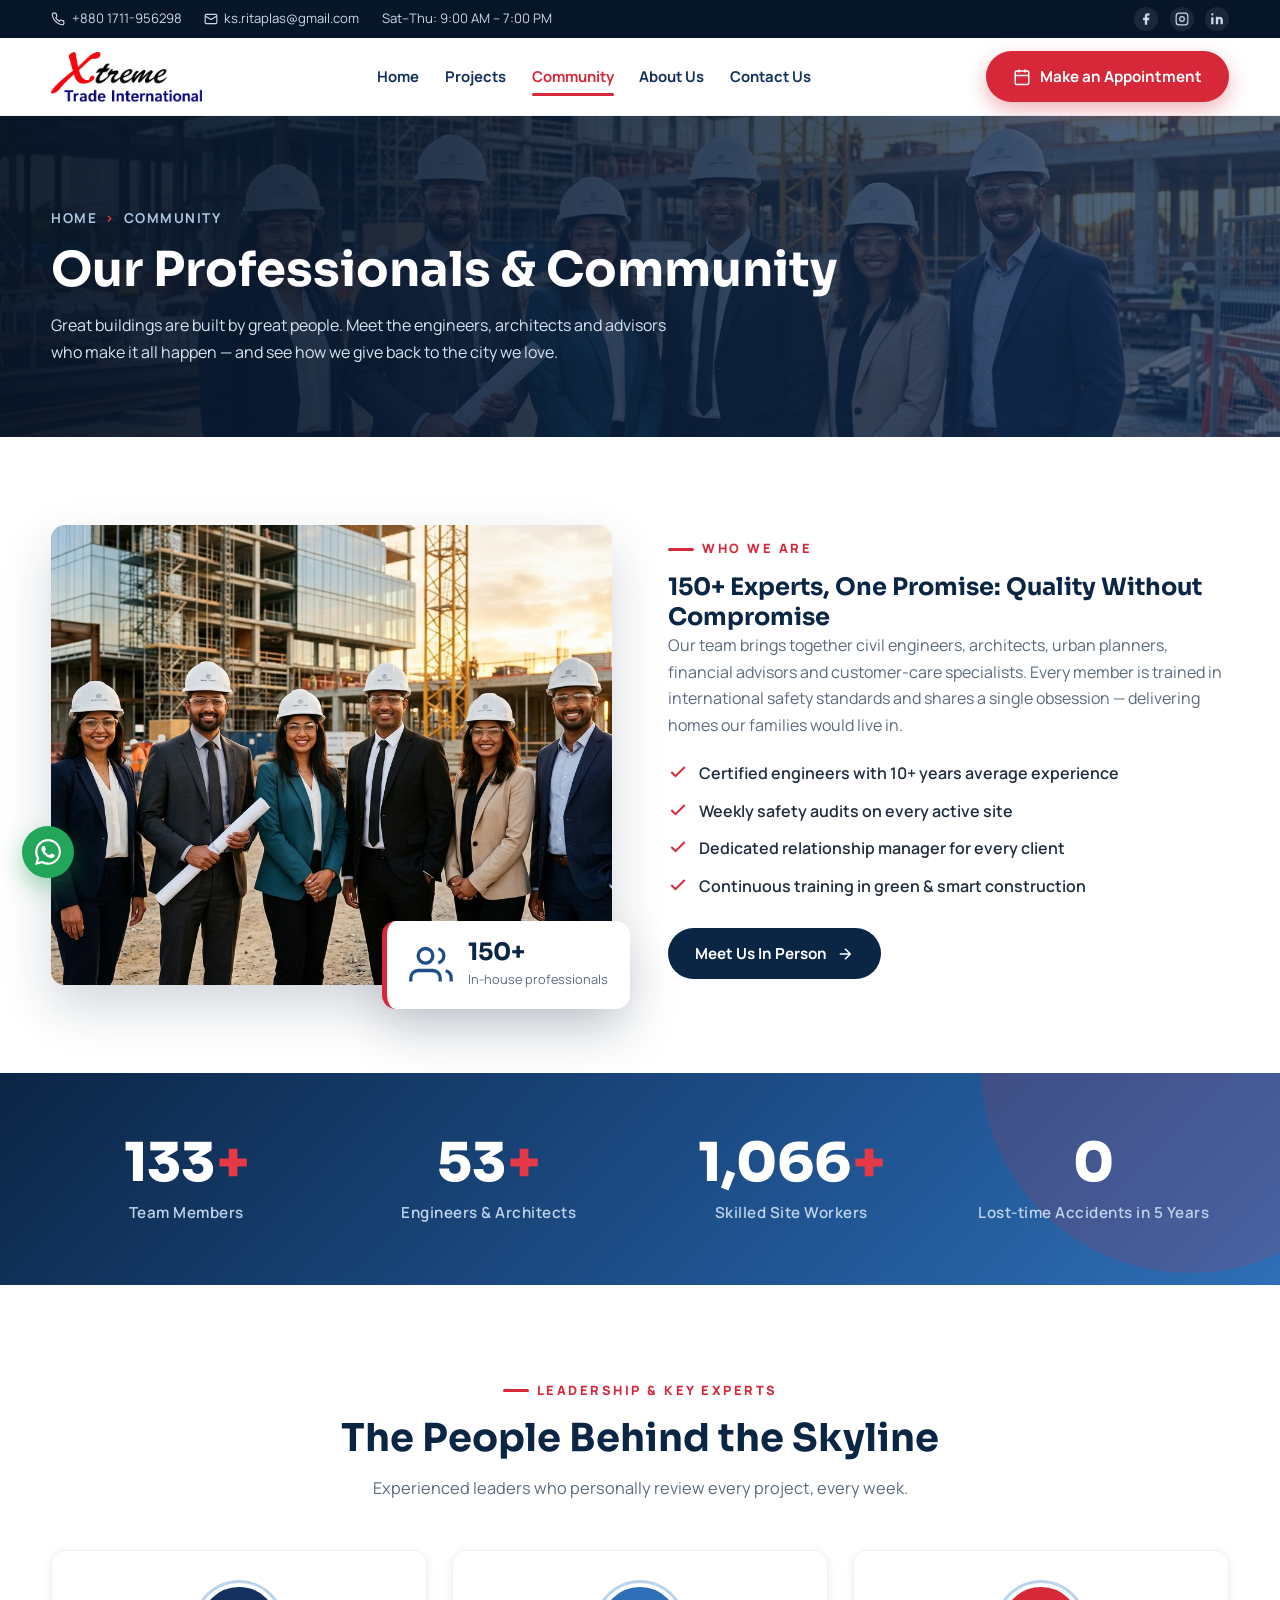
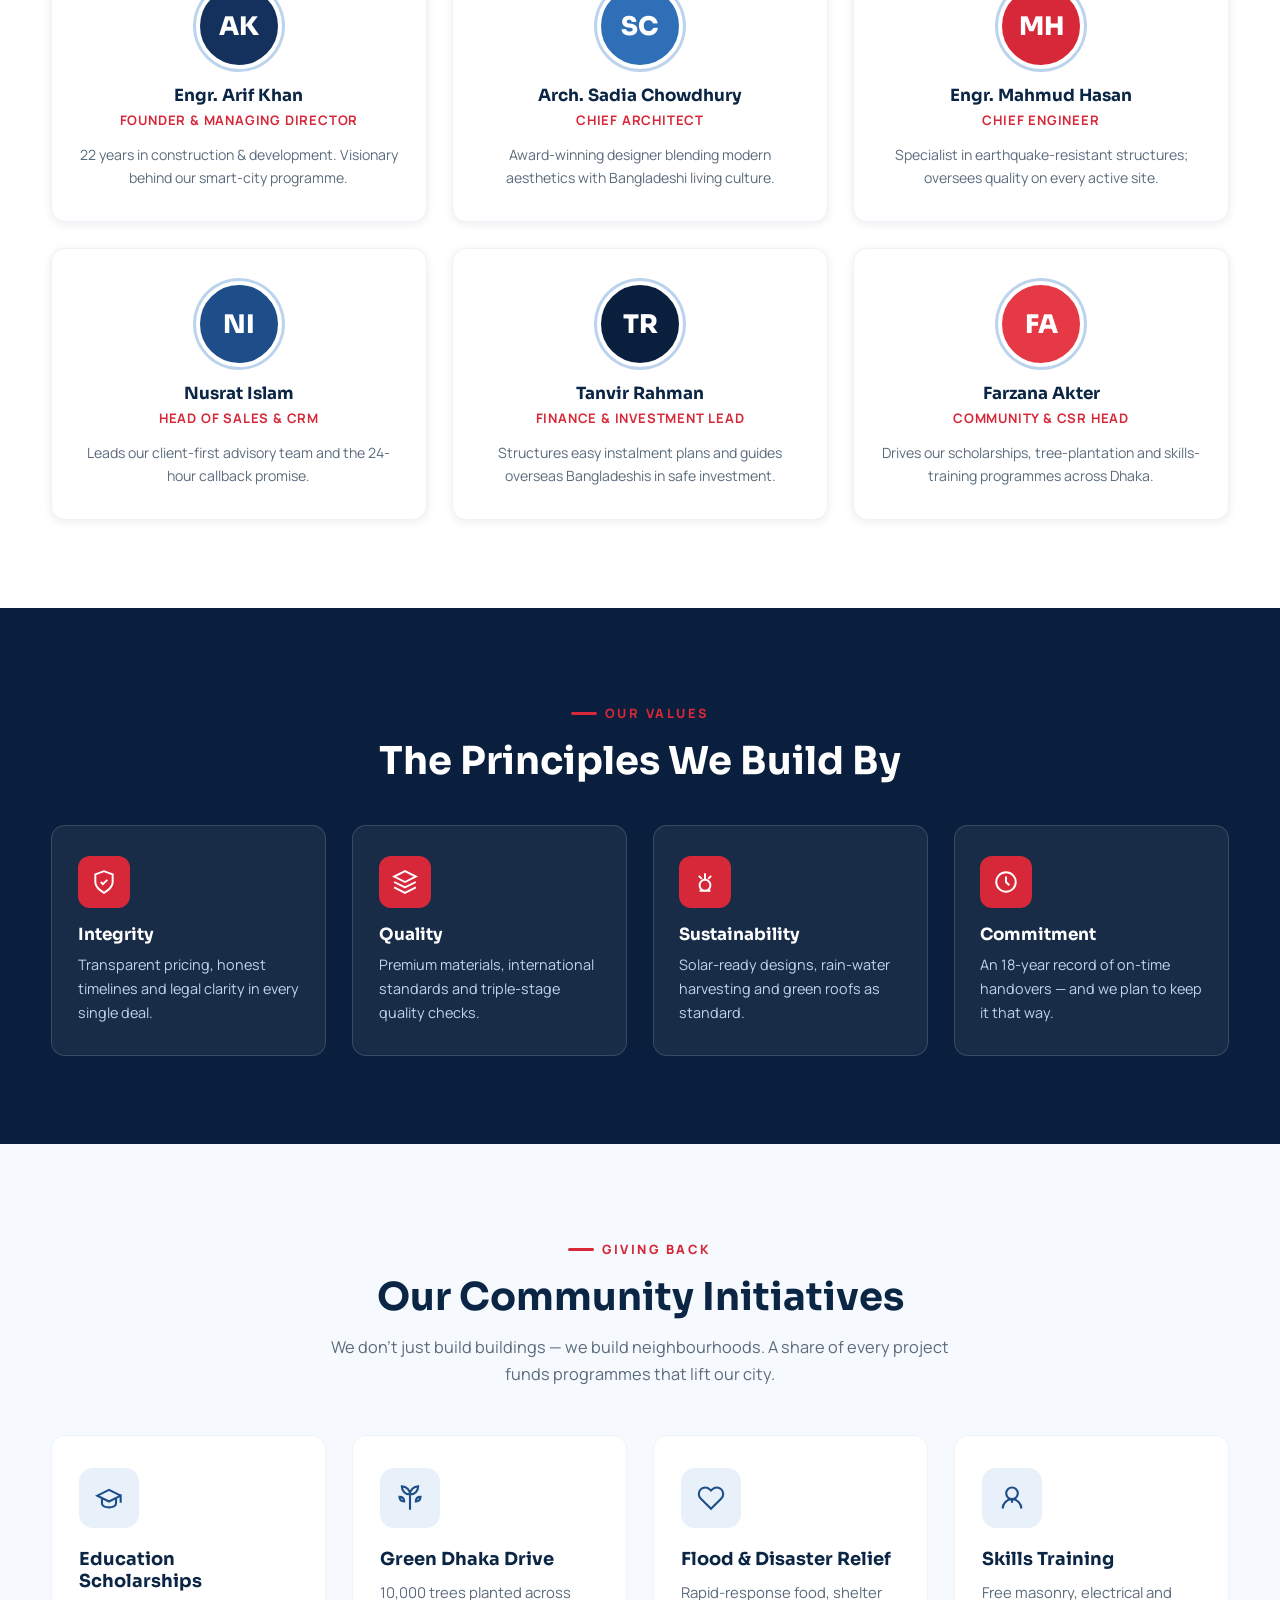
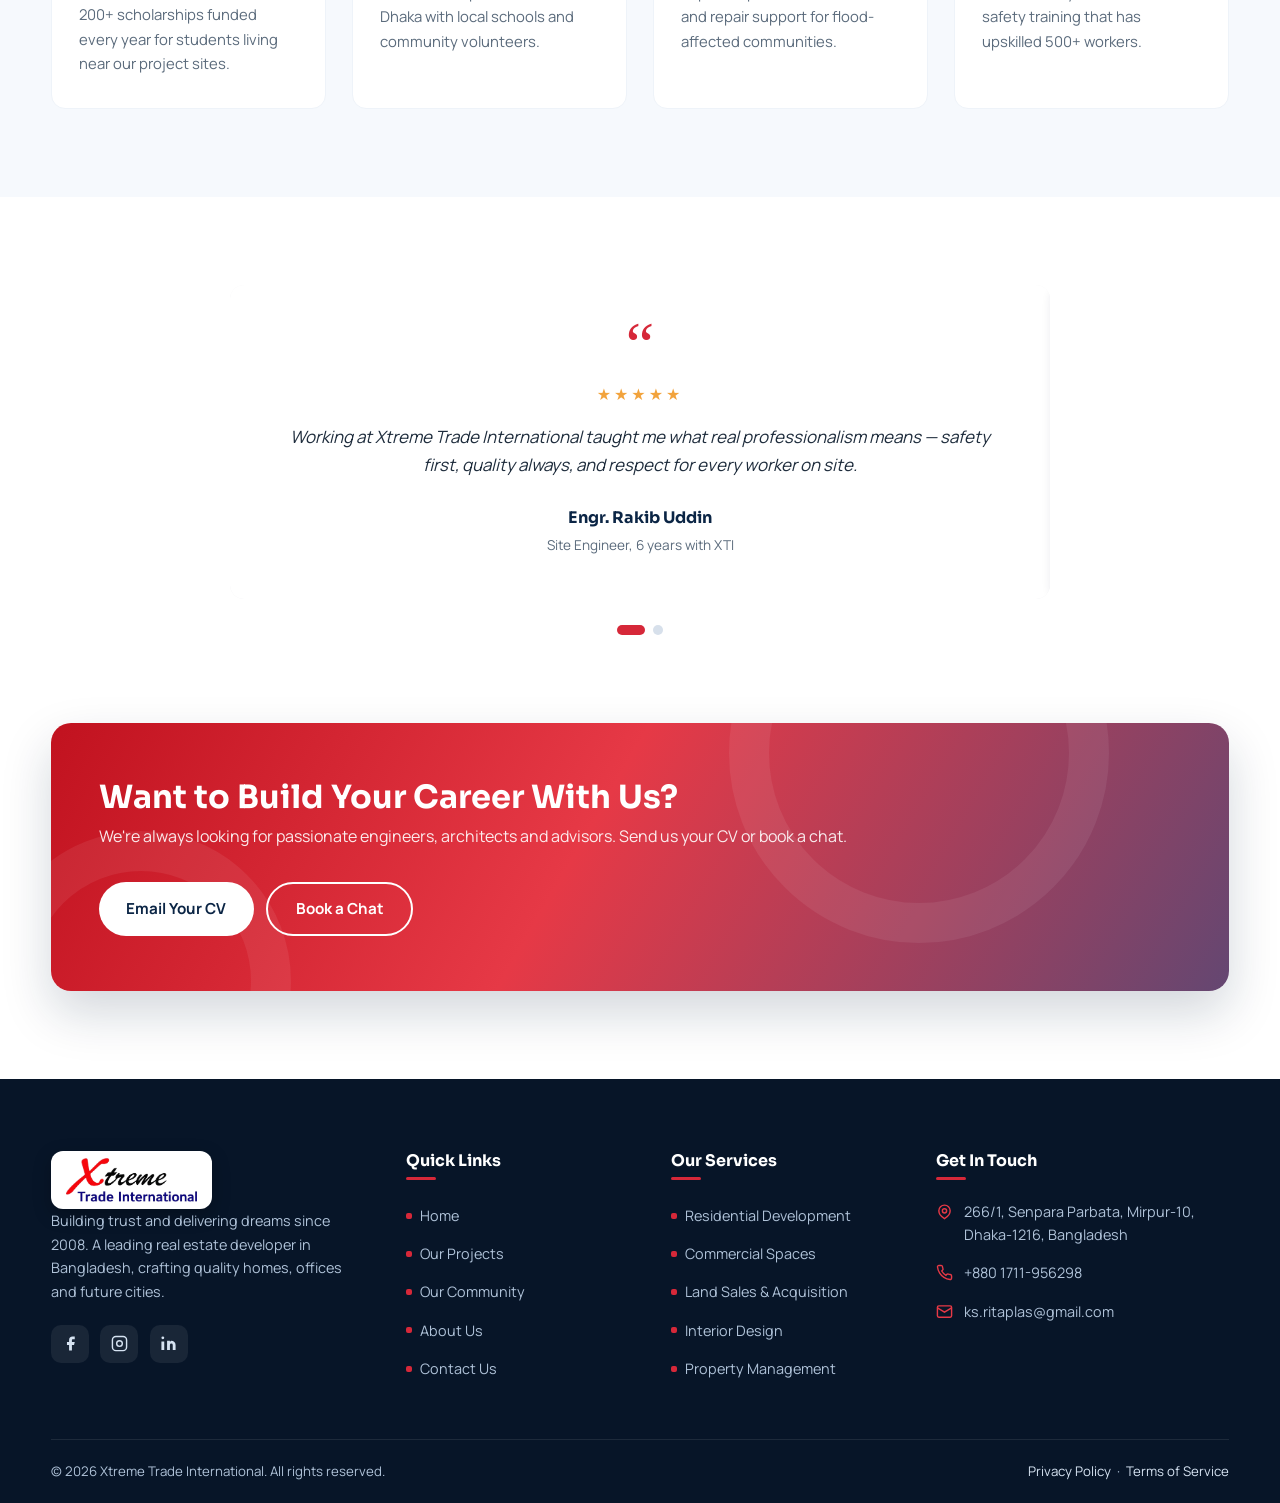
<file: community.html>
<!DOCTYPE html>
<html lang="en">
<head>
<meta charset="UTF-8">
<meta name="viewport" content="width=device-width, initial-scale=1.0">
<title>Our Professionals &amp; Community | Xtreme Trade International</title>
<meta name="description" content="Meet the working professionals behind Xtreme Trade International and discover how we give back to the communities we build in.">
<link rel="preconnect" href="https://fonts.googleapis.com">
<link href="https://fonts.googleapis.com/css2?family=Manrope:wght@400;600;700;800&family=Sora:wght@600;700;800&display=swap" rel="stylesheet">
<link rel="stylesheet" href="css/style.css">
<link rel="icon" type="image/png" href="images/logo-icon.png">
</head>
<body>

<!-- ======= TOPBAR ======= -->
<div class="topbar">
  <div class="container">
    <div class="topbar-left">
      <a href="tel:+8801711956298"><svg fill="none" stroke="currentColor" stroke-width="2" viewBox="0 0 24 24"><path d="M22 16.92v3a2 2 0 0 1-2.18 2 19.79 19.79 0 0 1-8.63-3.07 19.5 19.5 0 0 1-6-6 19.79 19.79 0 0 1-3.07-8.67A2 2 0 0 1 4.11 2h3a2 2 0 0 1 2 1.72c.127.96.361 1.903.7 2.81a2 2 0 0 1-.45 2.11L8.09 9.91a16 16 0 0 0 6 6l1.27-1.27a2 2 0 0 1 2.11-.45c.907.339 1.85.573 2.81.7A2 2 0 0 1 22 16.92z"/></svg>+880 1711-956298</a>
      <a href="mailto:ks.ritaplas@gmail.com"><svg fill="none" stroke="currentColor" stroke-width="2" viewBox="0 0 24 24"><rect x="2" y="4" width="20" height="16" rx="2"/><path d="m22 7-10 6L2 7"/></svg>ks.ritaplas@gmail.com</a>
      <span>Sat–Thu: 9:00 AM – 7:00 PM</span>
    </div>
    <div class="topbar-right">
      <div class="socials">
        <a href="#" aria-label="Facebook"><svg fill="currentColor" viewBox="0 0 24 24"><path d="M18 2h-3a5 5 0 0 0-5 5v3H7v4h3v8h4v-8h3l1-4h-4V7a1 1 0 0 1 1-1h3z"/></svg></a>
        <a href="#" aria-label="Instagram"><svg fill="none" stroke="currentColor" stroke-width="2" viewBox="0 0 24 24"><rect x="2" y="2" width="20" height="20" rx="5"/><circle cx="12" cy="12" r="4"/></svg></a>
        <a href="#" aria-label="LinkedIn"><svg fill="currentColor" viewBox="0 0 24 24"><path d="M16 8a6 6 0 0 1 6 6v7h-4v-7a2 2 0 0 0-4 0v7h-4v-13h4v2a5 5 0 0 1 2-2zM2 9h4v12H2zM4 6a2 2 0 1 0 0-4 2 2 0 0 0 0 4z"/></svg></a>
      </div>
    </div>
  </div>
</div>

<!-- ======= NAVBAR ======= -->
<header class="navbar">
  <div class="container">
    <a href="index.html" class="logo">
      <img src="images/logo.png" alt="Xtreme Trade International — Real Estate" class="brand-logo">
    </a>
    <nav class="nav-links">
      <a href="index.html">Home</a>
      <a href="projects.html">Projects</a>
      <a href="community.html" class="active">Community</a>
      <a href="about.html">About Us</a>
      <a href="contact.html">Contact Us</a>
    </nav>
    <div class="nav-cta">
      <a href="#" class="btn btn-red" data-modal-open>
        <svg fill="none" stroke="currentColor" stroke-width="2" viewBox="0 0 24 24"><rect x="3" y="4" width="18" height="18" rx="2"/><path d="M16 2v4M8 2v4M3 10h18"/></svg>
        Make an Appointment</a>
      <button class="hamburger" aria-label="Menu"><span></span><span></span><span></span></button>
    </div>
  </div>
</header>

<!-- ======= PAGE HERO ======= -->
<section class="page-hero bg-img" style="background-image:url('images/team.jpg')">
  <div class="container">
    <span class="crumb">Home <b>›</b> Community</span>
    <h1>Our Professionals &amp; Community</h1>
    <p>Great buildings are built by great people. Meet the engineers, architects and advisors who make it all happen — and see how we give back to the city we love.</p>
  </div>
</section>

<!-- ======= INTRO ======= -->
<section class="section">
  <div class="container split">
    <div class="media reveal">
      <img src="images/team.jpg" alt="Xtreme Trade International professionals at a construction site">
      <div class="float-card">
        <svg width="44" height="44" viewBox="0 0 24 24" fill="none" stroke="#1D4E89" stroke-width="1.8"><path d="M17 21v-2a4 4 0 0 0-4-4H5a4 4 0 0 0-4 4v2"/><circle cx="9" cy="7" r="4"/><path d="M23 21v-2a4 4 0 0 0-3-3.87M16 3.13a4 4 0 0 1 0 7.75"/></svg>
        <div><strong>150+</strong><span>In-house professionals</span></div>
      </div>
    </div>
    <div class="reveal">
      <span class="eyebrow">Who We Are</span>
      <h2>150+ Experts, One Promise: Quality Without Compromise</h2>
      <p style="color:var(--muted)">Our team brings together civil engineers, architects, urban planners, financial advisors and customer-care specialists. Every member is trained in international safety standards and shares a single obsession — delivering homes our families would live in.</p>
      <ul class="check-list">
        <li><svg fill="none" stroke="currentColor" stroke-width="2.4" viewBox="0 0 24 24"><path d="M20 6 9 17l-5-5"/></svg>Certified engineers with 10+ years average experience</li>
        <li><svg fill="none" stroke="currentColor" stroke-width="2.4" viewBox="0 0 24 24"><path d="M20 6 9 17l-5-5"/></svg>Weekly safety audits on every active site</li>
        <li><svg fill="none" stroke="currentColor" stroke-width="2.4" viewBox="0 0 24 24"><path d="M20 6 9 17l-5-5"/></svg>Dedicated relationship manager for every client</li>
        <li><svg fill="none" stroke="currentColor" stroke-width="2.4" viewBox="0 0 24 24"><path d="M20 6 9 17l-5-5"/></svg>Continuous training in green &amp; smart construction</li>
      </ul>
      <a href="contact.html" class="btn btn-navy">Meet Us In Person
        <svg fill="none" stroke="currentColor" stroke-width="2" viewBox="0 0 24 24"><path d="M5 12h14M12 5l7 7-7 7"/></svg></a>
    </div>
  </div>
</section>

<!-- ======= STATS ======= -->
<section class="stats-band">
  <div class="container">
    <div class="stat"><strong><span data-count="150">0</span><span class="suffix">+</span></strong><span class="label">Team Members</span></div>
    <div class="stat"><strong><span data-count="60">0</span><span class="suffix">+</span></strong><span class="label">Engineers &amp; Architects</span></div>
    <div class="stat"><strong><span data-count="1200">0</span><span class="suffix">+</span></strong><span class="label">Skilled Site Workers</span></div>
    <div class="stat"><strong><span data-count="0">0</span></strong><span class="label">Lost-time Accidents in 5 Years</span></div>
  </div>
</section>

<!-- ======= TEAM ======= -->
<section class="section">
  <div class="container">
    <div class="section-head center reveal">
      <span class="eyebrow">Leadership &amp; Key Experts</span>
      <h2>The People Behind the Skyline</h2>
      <p>Experienced leaders who personally review every project, every week.</p>
    </div>
    <div class="grid-3">
      <div class="team-card reveal"><div class="avatar a1">AK</div><h3>Engr. Arif Khan</h3><div class="role">Founder &amp; Managing Director</div><p>22 years in construction &amp; development. Visionary behind our smart-city programme.</p></div>
      <div class="team-card reveal"><div class="avatar a2">SC</div><h3>Arch. Sadia Chowdhury</h3><div class="role">Chief Architect</div><p>Award-winning designer blending modern aesthetics with Bangladeshi living culture.</p></div>
      <div class="team-card reveal"><div class="avatar a3">MH</div><h3>Engr. Mahmud Hasan</h3><div class="role">Chief Engineer</div><p>Specialist in earthquake-resistant structures; oversees quality on every active site.</p></div>
      <div class="team-card reveal"><div class="avatar a4">NI</div><h3>Nusrat Islam</h3><div class="role">Head of Sales &amp; CRM</div><p>Leads our client-first advisory team and the 24-hour callback promise.</p></div>
      <div class="team-card reveal"><div class="avatar a5">TR</div><h3>Tanvir Rahman</h3><div class="role">Finance &amp; Investment Lead</div><p>Structures easy instalment plans and guides overseas Bangladeshis in safe investment.</p></div>
      <div class="team-card reveal"><div class="avatar a6">FA</div><h3>Farzana Akter</h3><div class="role">Community &amp; CSR Head</div><p>Drives our scholarships, tree-plantation and skills-training programmes across Dhaka.</p></div>
    </div>
  </div>
</section>

<!-- ======= VALUES ======= -->
<section class="section navy">
  <div class="container">
    <div class="section-head center reveal" style="margin-bottom:2.5rem">
      <span class="eyebrow" style="justify-content:center">Our Values</span>
      <h2 style="color:#fff">The Principles We Build By</h2>
    </div>
    <div class="grid-4">
      <div class="value-card reveal"><div class="icon"><svg fill="none" stroke="currentColor" stroke-width="1.8" viewBox="0 0 24 24"><path d="M12 22s8-4 8-10V5l-8-3-8 3v7c0 6 8 10 8 10z"/><path d="m9 12 2 2 4-4"/></svg></div><h3>Integrity</h3><p>Transparent pricing, honest timelines and legal clarity in every single deal.</p></div>
      <div class="value-card reveal"><div class="icon"><svg fill="none" stroke="currentColor" stroke-width="1.8" viewBox="0 0 24 24"><path d="M12 2 2 7l10 5 10-5-10-5zM2 17l10 5 10-5M2 12l10 5 10-5"/></svg></div><h3>Quality</h3><p>Premium materials, international standards and triple-stage quality checks.</p></div>
      <div class="value-card reveal"><div class="icon"><svg fill="none" stroke="currentColor" stroke-width="1.8" viewBox="0 0 24 24"><path d="M7 20h10M12 4v6M6.3 6.3l2.8 2.8M17.7 6.3l-2.8 2.8M12 10a5 5 0 1 0 0 10 5 5 0 0 0 0-10z"/></svg></div><h3>Sustainability</h3><p>Solar-ready designs, rain-water harvesting and green roofs as standard.</p></div>
      <div class="value-card reveal"><div class="icon"><svg fill="none" stroke="currentColor" stroke-width="1.8" viewBox="0 0 24 24"><circle cx="12" cy="12" r="9"/><path d="M12 7v5l3 3"/></svg></div><h3>Commitment</h3><p>An 18-year record of on-time handovers — and we plan to keep it that way.</p></div>
    </div>
  </div>
</section>

<!-- ======= COMMUNITY INITIATIVES ======= -->
<section class="section alt">
  <div class="container">
    <div class="section-head center reveal">
      <span class="eyebrow">Giving Back</span>
      <h2>Our Community Initiatives</h2>
      <p>We don't just build buildings — we build neighbourhoods. A share of every project funds programmes that lift our city.</p>
    </div>
    <div class="grid-4">
      <div class="service-card reveal">
        <div class="icon"><svg fill="none" stroke="currentColor" stroke-width="1.8" viewBox="0 0 24 24"><path d="M22 10 12 5 2 10l10 5 10-5v6"/><path d="M6 12v5c0 1.7 2.7 3 6 3s6-1.3 6-3v-5"/></svg></div>
        <h3>Education Scholarships</h3>
        <p>200+ scholarships funded every year for students living near our project sites.</p>
      </div>
      <div class="service-card reveal">
        <div class="icon"><svg fill="none" stroke="currentColor" stroke-width="1.8" viewBox="0 0 24 24"><path d="M12 22V9M12 9C12 5 9 2 5 2c0 4 3 7 7 7zm0 0c0-4 3-7 7-7 0 4-3 7-7 7z"/><path d="M7 15c-2 0-4-1-4-4 3 0 4 2 4 4zm10 0c2 0 4-1 4-4-3 0-4 2-4 4z"/></svg></div>
        <h3>Green Dhaka Drive</h3>
        <p>10,000 trees planted across Dhaka with local schools and community volunteers.</p>
      </div>
      <div class="service-card reveal">
        <div class="icon"><svg fill="none" stroke="currentColor" stroke-width="1.8" viewBox="0 0 24 24"><path d="M20.84 4.61a5.5 5.5 0 0 0-7.78 0L12 5.67l-1.06-1.06a5.5 5.5 0 0 0-7.78 7.78L12 21.23l8.84-8.84a5.5 5.5 0 0 0 0-7.78z"/></svg></div>
        <h3>Flood &amp; Disaster Relief</h3>
        <p>Rapid-response food, shelter and repair support for flood-affected communities.</p>
      </div>
      <div class="service-card reveal">
        <div class="icon"><svg fill="none" stroke="currentColor" stroke-width="1.8" viewBox="0 0 24 24"><circle cx="12" cy="8" r="5"/><path d="M20 21a8 8 0 0 0-16 0"/><path d="M12 13v3"/></svg></div>
        <h3>Skills Training</h3>
        <p>Free masonry, electrical and safety training that has upskilled 500+ workers.</p>
      </div>
    </div>
  </div>
</section>

<!-- ======= TESTIMONIAL ======= -->
<section class="section">
  <div class="container">
    <div class="testi-wrap reveal">
      <div class="testi-track">
        <div class="testi-slides">
          <div class="testi-card">
            <span class="quote-mark">“</span>
            <div class="stars">★★★★★</div>
            <blockquote>Working at Xtreme Trade International taught me what real professionalism means — safety first, quality always, and respect for every worker on site.</blockquote>
            <div class="who"><strong>Engr. Rakib Uddin</strong><span>Site Engineer, 6 years with XTI</span></div>
          </div>
          <div class="testi-card">
            <span class="quote-mark">“</span>
            <div class="stars">★★★★★</div>
            <blockquote>The scholarship programme changed my son's future. This company builds homes, but they also build people.</blockquote>
            <div class="who"><strong>Salma Begum</strong><span>Community Member, Purbachal</span></div>
          </div>
        </div>
      </div>
      <div class="testi-nav"></div>
    </div>
  </div>
</section>

<!-- ======= CAREERS CTA ======= -->
<section class="section" style="padding-top:0">
  <div class="container">
    <div class="cta-banner reveal">
      <div>
        <h2>Want to Build Your Career With Us?</h2>
        <p>We're always looking for passionate engineers, architects and advisors. Send us your CV or book a chat.</p>
      </div>
      <div style="display:flex;gap:.8rem;flex-wrap:wrap;position:relative;z-index:1">
        <a href="mailto:ks.ritaplas@gmail.com" class="btn btn-light">Email Your CV</a>
        <a href="#" class="btn btn-outline" data-modal-open>Book a Chat</a>
      </div>
    </div>
  </div>
</section>

<!-- ======= FOOTER ======= -->
<footer class="footer">
  <div class="container">
    <div class="footer-grid">
      <div>
        <a href="index.html" class="logo logo-footer">
          <img src="images/logo.png" alt="Xtreme Trade International — Real Estate" class="brand-logo">
        </a>
        <p>Building trust and delivering dreams since 2008. A leading real estate developer in Bangladesh, crafting quality homes, offices and future cities.</p>
        <div class="socials">
          <a href="#" aria-label="Facebook"><svg fill="currentColor" viewBox="0 0 24 24"><path d="M18 2h-3a5 5 0 0 0-5 5v3H7v4h3v8h4v-8h3l1-4h-4V7a1 1 0 0 1 1-1h3z"/></svg></a>
          <a href="#" aria-label="Instagram"><svg fill="none" stroke="currentColor" stroke-width="2" viewBox="0 0 24 24"><rect x="2" y="2" width="20" height="20" rx="5"/><circle cx="12" cy="12" r="4"/></svg></a>
          <a href="#" aria-label="LinkedIn"><svg fill="currentColor" viewBox="0 0 24 24"><path d="M16 8a6 6 0 0 1 6 6v7h-4v-7a2 2 0 0 0-4 0v7h-4v-13h4v2a5 5 0 0 1 2-2zM2 9h4v12H2zM4 6a2 2 0 1 0 0-4 2 2 0 0 0 0 4z"/></svg></a>
        </div>
      </div>
      <div>
        <h4>Quick Links</h4>
        <ul class="footer-links">
          <li><a href="index.html">Home</a></li>
          <li><a href="projects.html">Our Projects</a></li>
          <li><a href="community.html">Our Community</a></li>
          <li><a href="about.html">About Us</a></li>
          <li><a href="contact.html">Contact Us</a></li>
        </ul>
      </div>
      <div>
        <h4>Our Services</h4>
        <ul class="footer-links">
          <li><a href="projects.html">Residential Development</a></li>
          <li><a href="projects.html">Commercial Spaces</a></li>
          <li><a href="projects.html">Land Sales &amp; Acquisition</a></li>
          <li><a href="projects.html">Interior Design</a></li>
          <li><a href="projects.html">Property Management</a></li>
        </ul>
      </div>
      <div>
        <h4>Get In Touch</h4>
        <ul class="footer-contact">
          <li><svg fill="none" stroke="currentColor" stroke-width="2" viewBox="0 0 24 24"><path d="M12 22s8-4.5 8-11a8 8 0 1 0-16 0c0 6.5 8 11 8 11z"/><circle cx="12" cy="11" r="3"/></svg><span>266/1, Senpara Parbata, Mirpur-10,<br>Dhaka-1216, Bangladesh</span></li>
          <li><svg fill="none" stroke="currentColor" stroke-width="2" viewBox="0 0 24 24"><path d="M22 16.92v3a2 2 0 0 1-2.18 2 19.79 19.79 0 0 1-8.63-3.07 19.5 19.5 0 0 1-6-6 19.79 19.79 0 0 1-3.07-8.67A2 2 0 0 1 4.11 2h3a2 2 0 0 1 2 1.72c.127.96.361 1.903.7 2.81a2 2 0 0 1-.45 2.11L8.09 9.91a16 16 0 0 0 6 6l1.27-1.27a2 2 0 0 1 2.11-.45c.907.339 1.85.573 2.81.7A2 2 0 0 1 22 16.92z"/></svg><span>+880 1711-956298</span></li>
          <li><svg fill="none" stroke="currentColor" stroke-width="2" viewBox="0 0 24 24"><rect x="2" y="4" width="20" height="16" rx="2"/><path d="m22 7-10 6L2 7"/></svg><span>ks.ritaplas@gmail.com</span></li>
        </ul>
      </div>
    </div>
    <div class="footer-bottom">
      <span>© <span data-year>2026</span> Xtreme Trade International. All rights reserved.</span>
      <span><a href="about.html">Privacy Policy</a> &nbsp;·&nbsp; <a href="about.html">Terms of Service</a></span>
    </div>
  </div>
</footer>

<!-- ======= APPOINTMENT MODAL ======= -->
<div class="modal-backdrop" id="appointmentModal">
  <div class="modal">
    <div class="modal-head">
      <h3>Book an Appointment</h3>
      <p>Talk to our team — in person or online.</p>
      <button class="modal-close" data-modal-close aria-label="Close"><svg fill="none" stroke="currentColor" stroke-width="2.5" viewBox="0 0 24 24"><path d="M18 6 6 18M6 6l12 12"/></svg></button>
    </div>
    <div class="modal-body">
      <div id="apptFormWrap">
        <form id="apptForm">
          <div class="form-grid">
            <div class="field"><label>Full Name <b>*</b></label><input type="text" name="name" placeholder="Your full name" required></div>
            <div class="field"><label>Phone / WhatsApp <b>*</b></label><input type="tel" name="phone" placeholder="+880 1XXX-XXXXXX" required></div>
            <div class="field full"><label>Email Address</label><input type="email" name="email" placeholder="you@example.com"></div>
            <div class="field"><label>Preferred Date <b>*</b></label><input type="date" name="date" id="apptDate" required></div>
            <div class="field"><label>Preferred Time</label>
              <select name="time">
                <option>10:00 AM – 11:00 AM</option><option>11:00 AM – 12:00 PM</option>
                <option>12:00 PM – 1:00 PM</option><option>3:00 PM – 4:00 PM</option>
                <option>4:00 PM – 5:00 PM</option><option>5:00 PM – 6:00 PM</option>
              </select>
            </div>
            <div class="field full"><label>I'm Interested In</label>
              <select name="interest">
                <option>Buying an Apartment</option><option>Commercial / Office Space</option>
                <option>Land / Plot Purchase</option><option>Xtreme Purbachal Smart City</option>
                <option>Interior Design</option><option>Careers at XTI</option><option>Partnership / Other</option>
              </select>
            </div>
            <div class="field full"><label>Notes</label><textarea name="notes" placeholder="Anything you'd like us to know..."></textarea></div>
          </div>
          <div class="modal-actions">
            <button type="submit" class="btn wa-btn"><svg fill="currentColor" viewBox="0 0 24 24"><path d="M17.47 14.38c-.3-.15-1.76-.87-2.03-.97-.27-.1-.47-.15-.67.15-.2.3-.77.96-.94 1.16-.17.2-.35.22-.64.07-.3-.15-1.26-.46-2.4-1.47-.88-.79-1.48-1.76-1.65-2.06-.17-.3-.02-.46.13-.6.13-.14.3-.35.44-.52.15-.17.2-.3.3-.5.1-.2.05-.37-.02-.52-.08-.15-.67-1.62-.92-2.22-.24-.58-.49-.5-.67-.51h-.57c-.2 0-.52.07-.8.37-.27.3-1.04 1.02-1.04 2.5 0 1.47 1.07 2.9 1.22 3.1.15.2 2.1 3.2 5.1 4.49.71.3 1.27.49 1.7.63.72.23 1.37.2 1.88.12.58-.09 1.76-.72 2-1.42.25-.7.25-1.29.18-1.42-.08-.12-.28-.2-.57-.35zM12.05 21.79h-.01a9.87 9.87 0 0 1-5.03-1.38l-.36-.21-3.74.98 1-3.65-.24-.37a9.82 9.82 0 0 1-1.51-5.23c0-5.44 4.43-9.87 9.9-9.87a9.83 9.83 0 0 1 6.99 2.9 9.8 9.8 0 0 1 2.9 6.99c0 5.44-4.44 9.87-9.9 9.87zm8.42-18.3A11.8 11.8 0 0 0 12.05 0C5.5 0 .16 5.34.16 11.9c0 2.1.55 4.14 1.59 5.94L.06 24l6.32-1.66a11.9 11.9 0 0 0 5.67 1.44h.01c6.55 0 11.89-5.34 11.89-11.9 0-3.18-1.24-6.16-3.48-8.41z"/></svg>Confirm via WhatsApp</button>
            <a href="#" class="btn email-btn" id="apptEmailLink"><svg fill="none" stroke="currentColor" stroke-width="2" viewBox="0 0 24 24"><rect x="2" y="4" width="20" height="16" rx="2"/><path d="m22 7-10 6L2 7"/></svg>Send by Email</a>
          </div>
          <p class="form-note"><svg fill="none" stroke="currentColor" stroke-width="2" viewBox="0 0 24 24"><rect x="3" y="11" width="18" height="11" rx="2"/><path d="M7 11V7a5 5 0 0 1 10 0v4"/></svg>Your information is kept private and never shared.</p>
        </form>
      </div>
      <div class="form-success" id="apptSuccess">
        <div class="tick"><svg fill="none" stroke="currentColor" stroke-width="2.5" viewBox="0 0 24 24"><path d="M20 6 9 17l-5-5"/></svg></div>
        <h3>Appointment Request Ready!</h3>
        <p>WhatsApp has opened with your request — just press <strong>Send</strong>.<br>Our team will confirm your slot within 24 hours.</p>
      </div>
    </div>
  </div>
</div>

<a href="https://wa.me/8801711956298" target="_blank" rel="noopener" class="wa-float" aria-label="Chat on WhatsApp"><svg fill="currentColor" viewBox="0 0 24 24"><path d="M17.47 14.38c-.3-.15-1.76-.87-2.03-.97-.27-.1-.47-.15-.67.15-.2.3-.77.96-.94 1.16-.17.2-.35.22-.64.07-.3-.15-1.26-.46-2.4-1.47-.88-.79-1.48-1.76-1.65-2.06-.17-.3-.02-.46.13-.6.13-.14.3-.35.44-.52.15-.17.2-.3.3-.5.1-.2.05-.37-.02-.52-.08-.15-.67-1.62-.92-2.22-.24-.58-.49-.5-.67-.51h-.57c-.2 0-.52.07-.8.37-.27.3-1.04 1.02-1.04 2.5 0 1.47 1.07 2.9 1.22 3.1.15.2 2.1 3.2 5.1 4.49.71.3 1.27.49 1.7.63.72.23 1.37.2 1.88.12.58-.09 1.76-.72 2-1.42.25-.7.25-1.29.18-1.42-.08-.12-.28-.2-.57-.35zM12.05 21.79h-.01a9.87 9.87 0 0 1-5.03-1.38l-.36-.21-3.74.98 1-3.65-.24-.37a9.82 9.82 0 0 1-1.51-5.23c0-5.44 4.43-9.87 9.9-9.87a9.83 9.83 0 0 1 6.99 2.9 9.8 9.8 0 0 1 2.9 6.99c0 5.44-4.44 9.87-9.9 9.87zm8.42-18.3A11.8 11.8 0 0 0 12.05 0C5.5 0 .16 5.34.16 11.9c0 2.1.55 4.14 1.59 5.94L.06 24l6.32-1.66a11.9 11.9 0 0 0 5.67 1.44h.01c6.55 0 11.89-5.34 11.89-11.9 0-3.18-1.24-6.16-3.48-8.41z"/></svg></a>
<button class="to-top" aria-label="Back to top"><svg fill="none" stroke="currentColor" stroke-width="2.5" viewBox="0 0 24 24"><path d="M12 19V5M5 12l7-7 7 7"/></svg></button>

<script src="js/main.js"></script>
</body>
</html>
</file>
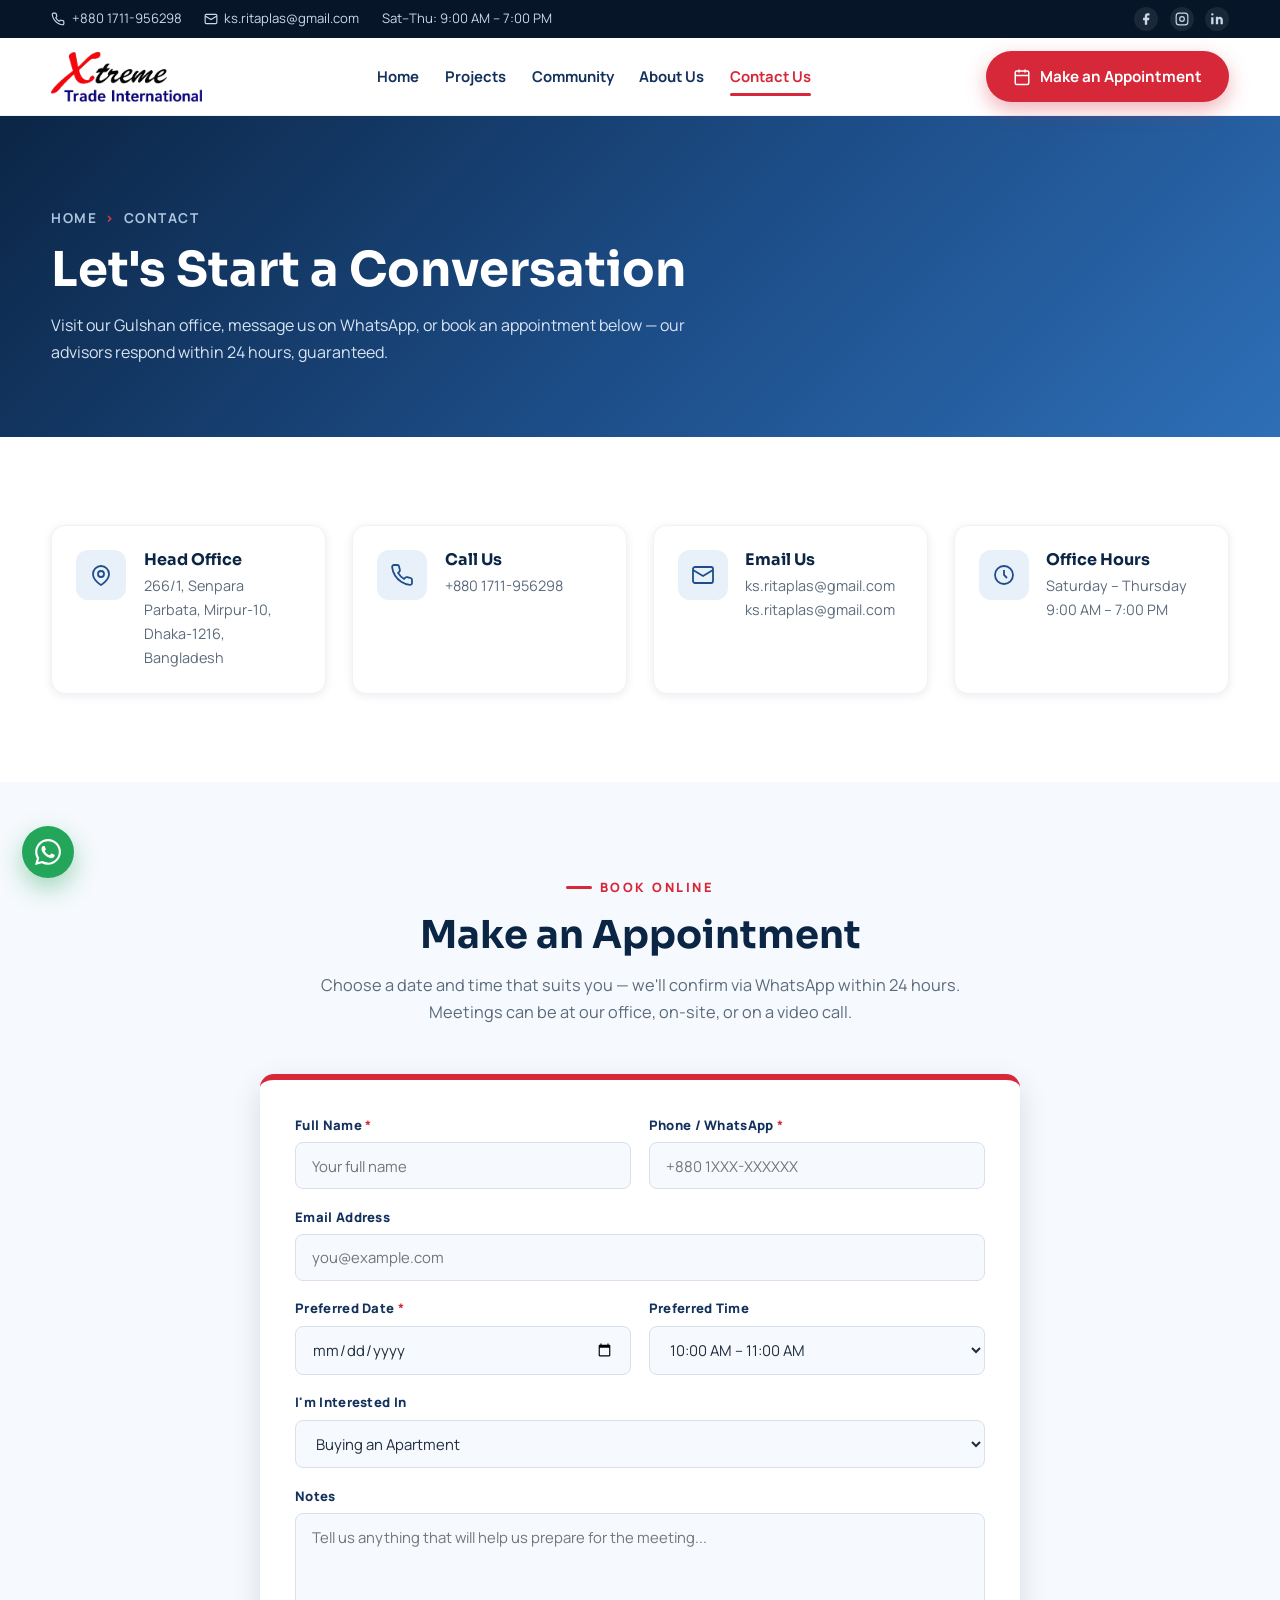
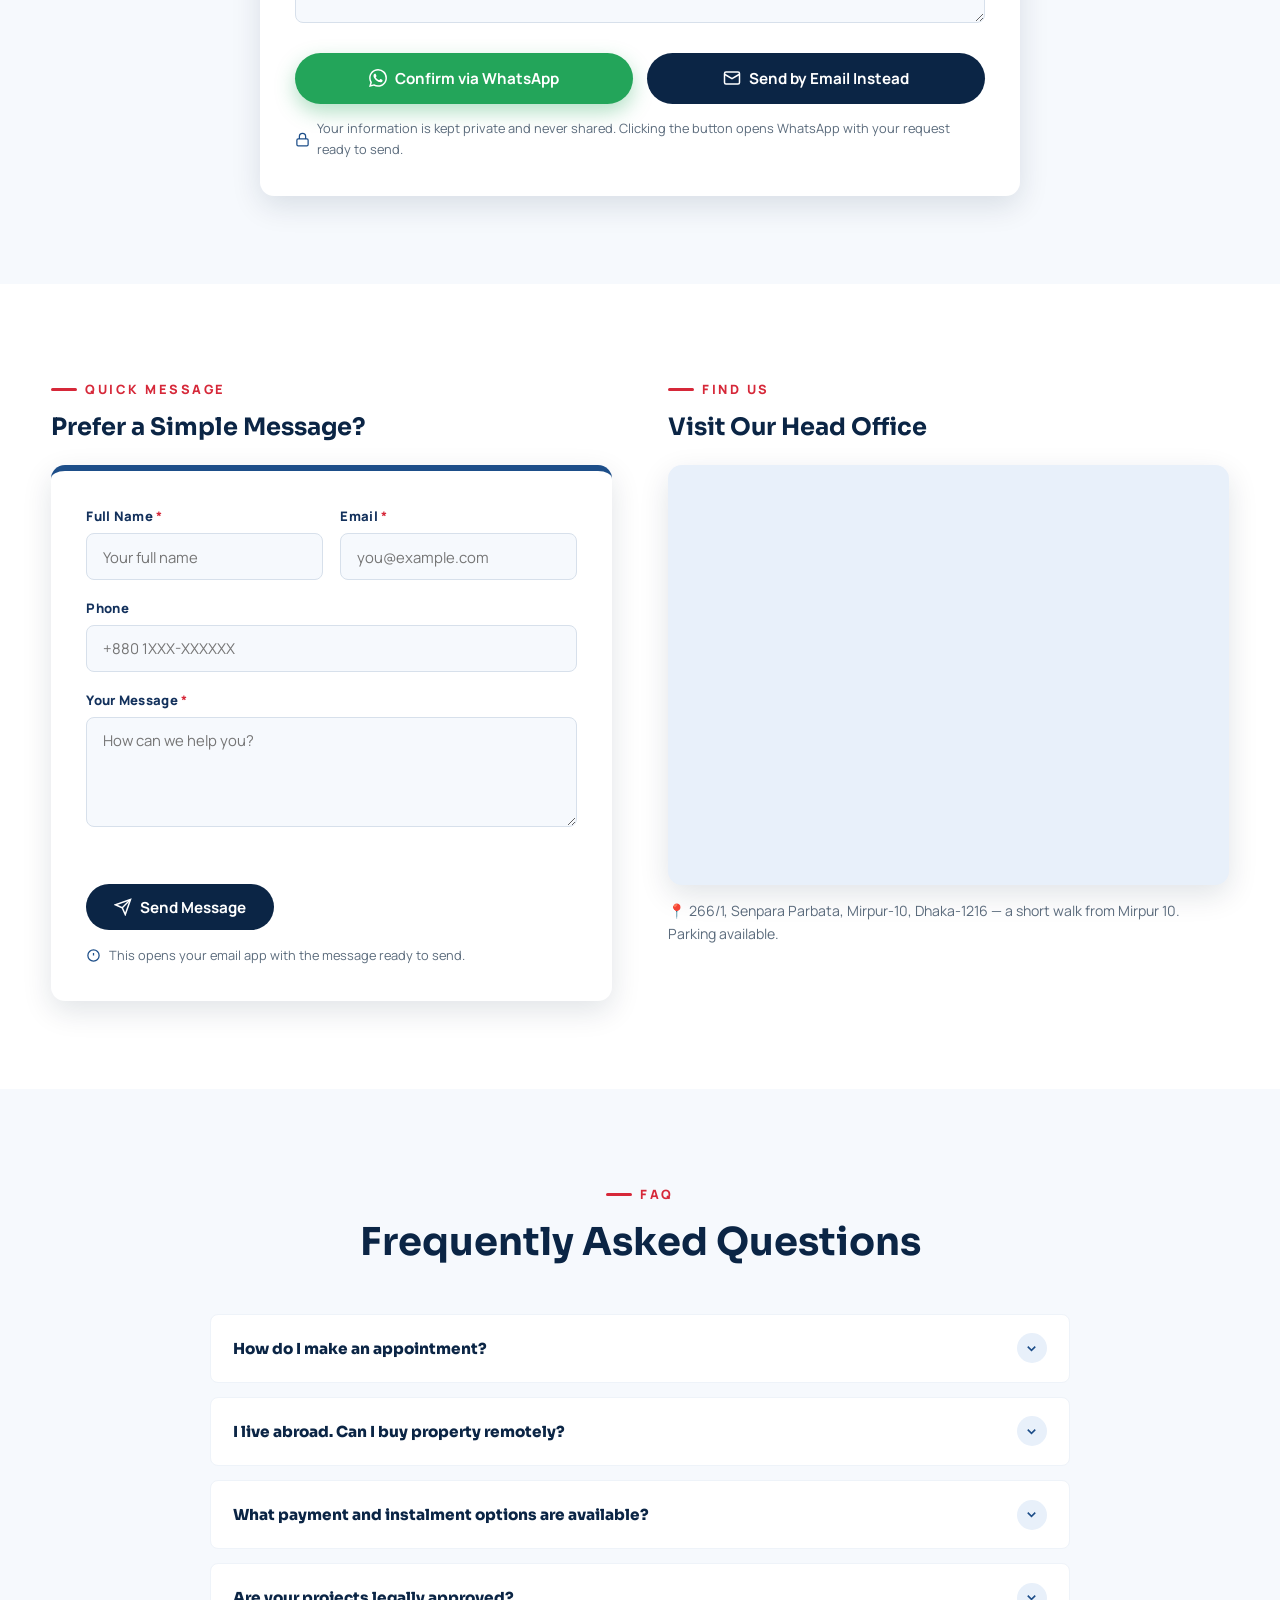
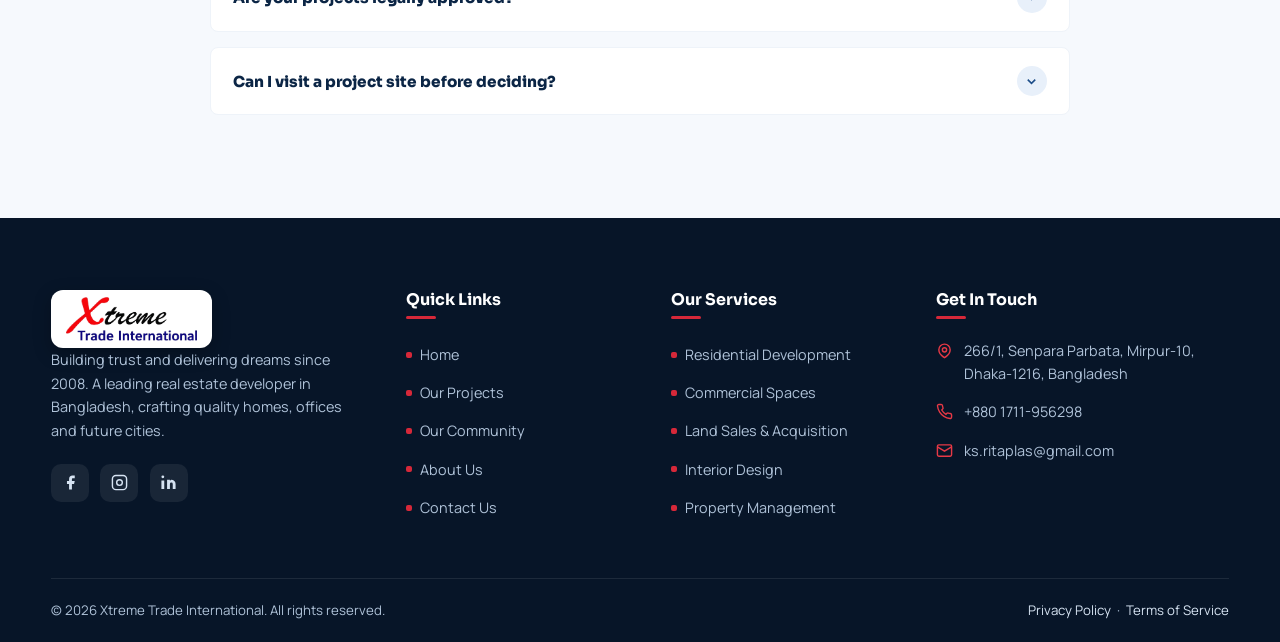
<file: contact.html>
<!DOCTYPE html>
<html lang="en">
<head>
<meta charset="UTF-8">
<meta name="viewport" content="width=device-width, initial-scale=1.0">
<title>Contact Us | Xtreme Trade International</title>
<meta name="description" content="Contact Xtreme Trade International — visit our Mirpur office, message us on WhatsApp, or make an appointment online. We reply within 24 hours.">
<link rel="preconnect" href="https://fonts.googleapis.com">
<link href="https://fonts.googleapis.com/css2?family=Manrope:wght@400;600;700;800&family=Sora:wght@600;700;800&display=swap" rel="stylesheet">
<link rel="stylesheet" href="css/style.css">
<link rel="icon" type="image/png" href="images/logo-icon.png">
</head>
<body>

<!-- ======= TOPBAR ======= -->
<div class="topbar">
  <div class="container">
    <div class="topbar-left">
      <a href="tel:+8801711956298"><svg fill="none" stroke="currentColor" stroke-width="2" viewBox="0 0 24 24"><path d="M22 16.92v3a2 2 0 0 1-2.18 2 19.79 19.79 0 0 1-8.63-3.07 19.5 19.5 0 0 1-6-6 19.79 19.79 0 0 1-3.07-8.67A2 2 0 0 1 4.11 2h3a2 2 0 0 1 2 1.72c.127.96.361 1.903.7 2.81a2 2 0 0 1-.45 2.11L8.09 9.91a16 16 0 0 0 6 6l1.27-1.27a2 2 0 0 1 2.11-.45c.907.339 1.85.573 2.81.7A2 2 0 0 1 22 16.92z"/></svg>+880 1711-956298</a>
      <a href="mailto:ks.ritaplas@gmail.com"><svg fill="none" stroke="currentColor" stroke-width="2" viewBox="0 0 24 24"><rect x="2" y="4" width="20" height="16" rx="2"/><path d="m22 7-10 6L2 7"/></svg>ks.ritaplas@gmail.com</a>
      <span>Sat–Thu: 9:00 AM – 7:00 PM</span>
    </div>
    <div class="topbar-right">
      <div class="socials">
        <a href="#" aria-label="Facebook"><svg fill="currentColor" viewBox="0 0 24 24"><path d="M18 2h-3a5 5 0 0 0-5 5v3H7v4h3v8h4v-8h3l1-4h-4V7a1 1 0 0 1 1-1h3z"/></svg></a>
        <a href="#" aria-label="Instagram"><svg fill="none" stroke="currentColor" stroke-width="2" viewBox="0 0 24 24"><rect x="2" y="2" width="20" height="20" rx="5"/><circle cx="12" cy="12" r="4"/></svg></a>
        <a href="#" aria-label="LinkedIn"><svg fill="currentColor" viewBox="0 0 24 24"><path d="M16 8a6 6 0 0 1 6 6v7h-4v-7a2 2 0 0 0-4 0v7h-4v-13h4v2a5 5 0 0 1 2-2zM2 9h4v12H2zM4 6a2 2 0 1 0 0-4 2 2 0 0 0 0 4z"/></svg></a>
      </div>
    </div>
  </div>
</div>

<!-- ======= NAVBAR ======= -->
<header class="navbar">
  <div class="container">
    <a href="index.html" class="logo">
      <img src="images/logo.png" alt="Xtreme Trade International — Real Estate" class="brand-logo">
    </a>
    <nav class="nav-links">
      <a href="index.html">Home</a>
      <a href="projects.html">Projects</a>
      <a href="community.html">Community</a>
      <a href="about.html">About Us</a>
      <a href="contact.html" class="active">Contact Us</a>
    </nav>
    <div class="nav-cta">
      <a href="#appointment" class="btn btn-red">
        <svg fill="none" stroke="currentColor" stroke-width="2" viewBox="0 0 24 24"><rect x="3" y="4" width="18" height="18" rx="2"/><path d="M16 2v4M8 2v4M3 10h18"/></svg>
        Make an Appointment</a>
      <button class="hamburger" aria-label="Menu"><span></span><span></span><span></span></button>
    </div>
  </div>
</header>

<!-- ======= PAGE HERO ======= -->
<section class="page-hero">
  <div class="container">
    <span class="crumb">Home <b>›</b> Contact</span>
    <h1>Let's Start a Conversation</h1>
    <p>Visit our Gulshan office, message us on WhatsApp, or book an appointment below — our advisors respond within 24 hours, guaranteed.</p>
  </div>
</section>

<!-- ======= CONTACT INFO CARDS ======= -->
<section class="section">
  <div class="container">
    <div class="grid-4">
      <div class="info-card reveal">
        <div class="icon"><svg fill="none" stroke="currentColor" stroke-width="1.8" viewBox="0 0 24 24"><path d="M12 22s8-4.5 8-11a8 8 0 1 0-16 0c0 6.5 8 11 8 11z"/><circle cx="12" cy="11" r="3"/></svg></div>
        <div><h3>Head Office</h3><p>266/1, Senpara Parbata, Mirpur-10,<br>Dhaka-1216, Bangladesh</p></div>
      </div>
      <div class="info-card reveal">
        <div class="icon"><svg fill="none" stroke="currentColor" stroke-width="1.8" viewBox="0 0 24 24"><path d="M22 16.92v3a2 2 0 0 1-2.18 2 19.79 19.79 0 0 1-8.63-3.07 19.5 19.5 0 0 1-6-6 19.79 19.79 0 0 1-3.07-8.67A2 2 0 0 1 4.11 2h3a2 2 0 0 1 2 1.72c.127.96.361 1.903.7 2.81a2 2 0 0 1-.45 2.11L8.09 9.91a16 16 0 0 0 6 6l1.27-1.27a2 2 0 0 1 2.11-.45c.907.339 1.85.573 2.81.7A2 2 0 0 1 22 16.92z"/></svg></div>
        <div><h3>Call Us</h3><p><a href="tel:+8801711956298">+880 1711-956298</a></p></div>
      </div>
      <div class="info-card reveal">
        <div class="icon"><svg fill="none" stroke="currentColor" stroke-width="1.8" viewBox="0 0 24 24"><rect x="2" y="4" width="20" height="16" rx="2"/><path d="m22 7-10 6L2 7"/></svg></div>
        <div><h3>Email Us</h3><p><a href="mailto:ks.ritaplas@gmail.com">ks.ritaplas@gmail.com</a><br><a href="mailto:ks.ritaplas@gmail.com">ks.ritaplas@gmail.com</a></p></div>
      </div>
      <div class="info-card reveal">
        <div class="icon"><svg fill="none" stroke="currentColor" stroke-width="1.8" viewBox="0 0 24 24"><circle cx="12" cy="12" r="9"/><path d="M12 7v5l3 3"/></svg></div>
        <div><h3>Office Hours</h3><p>Saturday – Thursday<br>9:00 AM – 7:00 PM</p></div>
      </div>
    </div>
  </div>
</section>

<!-- ======= APPOINTMENT ======= -->
<section class="section alt" id="appointment">
  <div class="container">
    <div class="section-head center reveal">
      <span class="eyebrow">Book Online</span>
      <h2>Make an Appointment</h2>
      <p>Choose a date and time that suits you — we'll confirm via WhatsApp within 24 hours. Meetings can be at our office, on-site, or on a video call.</p>
    </div>
    <div class="form-card reveal" style="max-width:760px;margin-inline:auto">
      <div id="apptFormWrap">
        <form id="apptForm">
          <div class="form-grid">
            <div class="field"><label>Full Name <b>*</b></label><input type="text" name="name" placeholder="Your full name" required></div>
            <div class="field"><label>Phone / WhatsApp <b>*</b></label><input type="tel" name="phone" placeholder="+880 1XXX-XXXXXX" required></div>
            <div class="field full"><label>Email Address</label><input type="email" name="email" placeholder="you@example.com"></div>
            <div class="field"><label>Preferred Date <b>*</b></label><input type="date" name="date" id="apptDate" required></div>
            <div class="field"><label>Preferred Time</label>
              <select name="time">
                <option>10:00 AM – 11:00 AM</option><option>11:00 AM – 12:00 PM</option>
                <option>12:00 PM – 1:00 PM</option><option>3:00 PM – 4:00 PM</option>
                <option>4:00 PM – 5:00 PM</option><option>5:00 PM – 6:00 PM</option>
              </select>
            </div>
            <div class="field full"><label>I'm Interested In</label>
              <select name="interest">
                <option>Buying an Apartment</option><option>Commercial / Office Space</option>
                <option>Land / Plot Purchase</option><option>Xtreme Purbachal Smart City</option>
                <option>Interior Design</option><option>Partnership / Other</option>
              </select>
            </div>
            <div class="field full"><label>Notes</label><textarea name="notes" placeholder="Tell us anything that will help us prepare for the meeting..."></textarea></div>
          </div>
          <div class="modal-actions">
            <button type="submit" class="btn wa-btn"><svg fill="currentColor" viewBox="0 0 24 24"><path d="M17.47 14.38c-.3-.15-1.76-.87-2.03-.97-.27-.1-.47-.15-.67.15-.2.3-.77.96-.94 1.16-.17.2-.35.22-.64.07-.3-.15-1.26-.46-2.4-1.47-.88-.79-1.48-1.76-1.65-2.06-.17-.3-.02-.46.13-.6.13-.14.3-.35.44-.52.15-.17.2-.3.3-.5.1-.2.05-.37-.02-.52-.08-.15-.67-1.62-.92-2.22-.24-.58-.49-.5-.67-.51h-.57c-.2 0-.52.07-.8.37-.27.3-1.04 1.02-1.04 2.5 0 1.47 1.07 2.9 1.22 3.1.15.2 2.1 3.2 5.1 4.49.71.3 1.27.49 1.7.63.72.23 1.37.2 1.88.12.58-.09 1.76-.72 2-1.42.25-.7.25-1.29.18-1.42-.08-.12-.28-.2-.57-.35zM12.05 21.79h-.01a9.87 9.87 0 0 1-5.03-1.38l-.36-.21-3.74.98 1-3.65-.24-.37a9.82 9.82 0 0 1-1.51-5.23c0-5.44 4.43-9.87 9.9-9.87a9.83 9.83 0 0 1 6.99 2.9 9.8 9.8 0 0 1 2.9 6.99c0 5.44-4.44 9.87-9.9 9.87zm8.42-18.3A11.8 11.8 0 0 0 12.05 0C5.5 0 .16 5.34.16 11.9c0 2.1.55 4.14 1.59 5.94L.06 24l6.32-1.66a11.9 11.9 0 0 0 5.67 1.44h.01c6.55 0 11.89-5.34 11.89-11.9 0-3.18-1.24-6.16-3.48-8.41z"/></svg>Confirm via WhatsApp</button>
            <a href="mailto:ks.ritaplas@gmail.com" class="btn email-btn" id="apptEmailLink"><svg fill="none" stroke="currentColor" stroke-width="2" viewBox="0 0 24 24"><rect x="2" y="4" width="20" height="16" rx="2"/><path d="m22 7-10 6L2 7"/></svg>Send by Email Instead</a>
          </div>
          <p class="form-note"><svg fill="none" stroke="currentColor" stroke-width="2" viewBox="0 0 24 24"><rect x="3" y="11" width="18" height="11" rx="2"/><path d="M7 11V7a5 5 0 0 1 10 0v4"/></svg>Your information is kept private and never shared. Clicking the button opens WhatsApp with your request ready to send.</p>
        </form>
      </div>
      <div class="form-success" id="apptSuccess">
        <div class="tick"><svg fill="none" stroke="currentColor" stroke-width="2.5" viewBox="0 0 24 24"><path d="M20 6 9 17l-5-5"/></svg></div>
        <h3>Appointment Request Ready!</h3>
        <p>WhatsApp has opened with your request — just press <strong>Send</strong>.<br>Our team will confirm your slot within 24 hours.</p>
      </div>
    </div>
  </div>
</section>

<!-- ======= QUICK MESSAGE + MAP ======= -->
<section class="section">
  <div class="container split" style="align-items:start">
    <div class="reveal">
      <span class="eyebrow">Quick Message</span>
      <h2 style="margin-bottom:1.4rem">Prefer a Simple Message?</h2>
      <div class="form-card" style="border-top-color: var(--blue-600)">
        <form id="contactForm">
          <div class="form-grid">
            <div class="field"><label>Full Name <b>*</b></label><input type="text" name="name" placeholder="Your full name" required></div>
            <div class="field"><label>Email <b>*</b></label><input type="email" name="email" placeholder="you@example.com" required></div>
            <div class="field full"><label>Phone</label><input type="tel" name="phone" placeholder="+880 1XXX-XXXXXX"></div>
            <div class="field full"><label>Your Message <b>*</b></label><textarea name="message" placeholder="How can we help you?" required></textarea></div>
          </div>
          <div style="margin-top:1.3rem">
            <button type="submit" class="btn btn-navy">
              <svg fill="none" stroke="currentColor" stroke-width="2" viewBox="0 0 24 24"><path d="m22 2-7 20-4-9-9-4z"/><path d="M22 2 11 13"/></svg>
              Send Message</button>
          </div>
          <p class="form-note" id="contactNote"><svg fill="none" stroke="currentColor" stroke-width="2" viewBox="0 0 24 24"><circle cx="12" cy="12" r="9"/><path d="M12 8v4M12 16h.01"/></svg>This opens your email app with the message ready to send.</p>
        </form>
      </div>
    </div>
    <div class="reveal">
      <span class="eyebrow">Find Us</span>
      <h2 style="margin-bottom:1.4rem">Visit Our Head Office</h2>
      <div class="map-wrap">
        <iframe title="Xtreme Trade International office location" src="https://www.google.com/maps?q=Senpara%20Parbata%2C%20Mirpur%2010%2C%20Dhaka&output=embed" loading="lazy" referrerpolicy="no-referrer-when-downgrade"></iframe>
      </div>
      <p style="color:var(--muted);font-size:.88rem;margin-top:.9rem">📍 266/1, Senpara Parbata, Mirpur-10, Dhaka-1216 — a short walk from Mirpur 10. Parking available.</p>
    </div>
  </div>
</section>

<!-- ======= FAQ ======= -->
<section class="section alt">
  <div class="container" style="max-width:860px">
    <div class="section-head center reveal">
      <span class="eyebrow">FAQ</span>
      <h2>Frequently Asked Questions</h2>
    </div>
    <div class="faq-item reveal">
      <button class="faq-q">How do I make an appointment?<span class="chev"><svg fill="none" stroke="currentColor" stroke-width="2.5" viewBox="0 0 24 24"><path d="m6 9 6 6 6-6"/></svg></span></button>
      <div class="faq-a"><p>Simply click any "Make an Appointment" button, choose your date and time, and confirm via WhatsApp. Our team replies within 24 hours to confirm your slot. Walk-ins are also welcome during office hours.</p></div>
    </div>
    <div class="faq-item reveal">
      <button class="faq-q">I live abroad. Can I buy property remotely?<span class="chev"><svg fill="none" stroke="currentColor" stroke-width="2.5" viewBox="0 0 24 24"><path d="m6 9 6 6 6-6"/></svg></span></button>
      <div class="faq-a"><p>Yes! A large share of our clients are expatriate Bangladeshis. We offer video site tours, digital documentation, bank-channel payments and power-of-attorney guidance to complete purchases safely from anywhere in the world.</p></div>
    </div>
    <div class="faq-item reveal">
      <button class="faq-q">What payment and instalment options are available?<span class="chev"><svg fill="none" stroke="currentColor" stroke-width="2.5" viewBox="0 0 24 24"><path d="m6 9 6 6 6-6"/></svg></span></button>
      <div class="faq-a"><p>We offer flexible instalment plans up to 36 months, progress-linked payments during construction, and home-loan partnerships with six leading banks. Our finance team will build a plan around your budget.</p></div>
    </div>
    <div class="faq-item reveal">
      <button class="faq-q">Are your projects legally approved?<span class="chev"><svg fill="none" stroke="currentColor" stroke-width="2.5" viewBox="0 0 24 24"><path d="m6 9 6 6 6-6"/></svg></span></button>
      <div class="faq-a"><p>Absolutely. Every project carries RAJUK-approved plans, verified land titles and environmental clearance. We provide all documents to buyers before signing and support the full registration process.</p></div>
    </div>
    <div class="faq-item reveal">
      <button class="faq-q">Can I visit a project site before deciding?<span class="chev"><svg fill="none" stroke="currentColor" stroke-width="2.5" viewBox="0 0 24 24"><path d="m6 9 6 6 6-6"/></svg></span></button>
      <div class="faq-a"><p>Of course — we encourage it. Book an appointment and we'll arrange transport, a guided tour of the site or show flat, and a one-on-one session with a project engineer.</p></div>
    </div>
  </div>
</section>

<!-- ======= FOOTER ======= -->
<footer class="footer">
  <div class="container">
    <div class="footer-grid">
      <div>
        <a href="index.html" class="logo logo-footer">
          <img src="images/logo.png" alt="Xtreme Trade International — Real Estate" class="brand-logo">
        </a>
        <p>Building trust and delivering dreams since 2008. A leading real estate developer in Bangladesh, crafting quality homes, offices and future cities.</p>
        <div class="socials">
          <a href="#" aria-label="Facebook"><svg fill="currentColor" viewBox="0 0 24 24"><path d="M18 2h-3a5 5 0 0 0-5 5v3H7v4h3v8h4v-8h3l1-4h-4V7a1 1 0 0 1 1-1h3z"/></svg></a>
          <a href="#" aria-label="Instagram"><svg fill="none" stroke="currentColor" stroke-width="2" viewBox="0 0 24 24"><rect x="2" y="2" width="20" height="20" rx="5"/><circle cx="12" cy="12" r="4"/></svg></a>
          <a href="#" aria-label="LinkedIn"><svg fill="currentColor" viewBox="0 0 24 24"><path d="M16 8a6 6 0 0 1 6 6v7h-4v-7a2 2 0 0 0-4 0v7h-4v-13h4v2a5 5 0 0 1 2-2zM2 9h4v12H2zM4 6a2 2 0 1 0 0-4 2 2 0 0 0 0 4z"/></svg></a>
        </div>
      </div>
      <div>
        <h4>Quick Links</h4>
        <ul class="footer-links">
          <li><a href="index.html">Home</a></li>
          <li><a href="projects.html">Our Projects</a></li>
          <li><a href="community.html">Our Community</a></li>
          <li><a href="about.html">About Us</a></li>
          <li><a href="contact.html">Contact Us</a></li>
        </ul>
      </div>
      <div>
        <h4>Our Services</h4>
        <ul class="footer-links">
          <li><a href="projects.html">Residential Development</a></li>
          <li><a href="projects.html">Commercial Spaces</a></li>
          <li><a href="projects.html">Land Sales &amp; Acquisition</a></li>
          <li><a href="projects.html">Interior Design</a></li>
          <li><a href="projects.html">Property Management</a></li>
        </ul>
      </div>
      <div>
        <h4>Get In Touch</h4>
        <ul class="footer-contact">
          <li><svg fill="none" stroke="currentColor" stroke-width="2" viewBox="0 0 24 24"><path d="M12 22s8-4.5 8-11a8 8 0 1 0-16 0c0 6.5 8 11 8 11z"/><circle cx="12" cy="11" r="3"/></svg><span>266/1, Senpara Parbata, Mirpur-10,<br>Dhaka-1216, Bangladesh</span></li>
          <li><svg fill="none" stroke="currentColor" stroke-width="2" viewBox="0 0 24 24"><path d="M22 16.92v3a2 2 0 0 1-2.18 2 19.79 19.79 0 0 1-8.63-3.07 19.5 19.5 0 0 1-6-6 19.79 19.79 0 0 1-3.07-8.67A2 2 0 0 1 4.11 2h3a2 2 0 0 1 2 1.72c.127.96.361 1.903.7 2.81a2 2 0 0 1-.45 2.11L8.09 9.91a16 16 0 0 0 6 6l1.27-1.27a2 2 0 0 1 2.11-.45c.907.339 1.85.573 2.81.7A2 2 0 0 1 22 16.92z"/></svg><span>+880 1711-956298</span></li>
          <li><svg fill="none" stroke="currentColor" stroke-width="2" viewBox="0 0 24 24"><rect x="2" y="4" width="20" height="16" rx="2"/><path d="m22 7-10 6L2 7"/></svg><span>ks.ritaplas@gmail.com</span></li>
        </ul>
      </div>
    </div>
    <div class="footer-bottom">
      <span>© <span data-year>2026</span> Xtreme Trade International. All rights reserved.</span>
      <span><a href="about.html">Privacy Policy</a> &nbsp;·&nbsp; <a href="about.html">Terms of Service</a></span>
    </div>
  </div>
</footer>

<a href="https://wa.me/8801711956298" target="_blank" rel="noopener" class="wa-float" aria-label="Chat on WhatsApp"><svg fill="currentColor" viewBox="0 0 24 24"><path d="M17.47 14.38c-.3-.15-1.76-.87-2.03-.97-.27-.1-.47-.15-.67.15-.2.3-.77.96-.94 1.16-.17.2-.35.22-.64.07-.3-.15-1.26-.46-2.4-1.47-.88-.79-1.48-1.76-1.65-2.06-.17-.3-.02-.46.13-.6.13-.14.3-.35.44-.52.15-.17.2-.3.3-.5.1-.2.05-.37-.02-.52-.08-.15-.67-1.62-.92-2.22-.24-.58-.49-.5-.67-.51h-.57c-.2 0-.52.07-.8.37-.27.3-1.04 1.02-1.04 2.5 0 1.47 1.07 2.9 1.22 3.1.15.2 2.1 3.2 5.1 4.49.71.3 1.27.49 1.7.63.72.23 1.37.2 1.88.12.58-.09 1.76-.72 2-1.42.25-.7.25-1.29.18-1.42-.08-.12-.28-.2-.57-.35zM12.05 21.79h-.01a9.87 9.87 0 0 1-5.03-1.38l-.36-.21-3.74.98 1-3.65-.24-.37a9.82 9.82 0 0 1-1.51-5.23c0-5.44 4.43-9.87 9.9-9.87a9.83 9.83 0 0 1 6.99 2.9 9.8 9.8 0 0 1 2.9 6.99c0 5.44-4.44 9.87-9.9 9.87zm8.42-18.3A11.8 11.8 0 0 0 12.05 0C5.5 0 .16 5.34.16 11.9c0 2.1.55 4.14 1.59 5.94L.06 24l6.32-1.66a11.9 11.9 0 0 0 5.67 1.44h.01c6.55 0 11.89-5.34 11.89-11.9 0-3.18-1.24-6.16-3.48-8.41z"/></svg></a>
<button class="to-top" aria-label="Back to top"><svg fill="none" stroke="currentColor" stroke-width="2.5" viewBox="0 0 24 24"><path d="M12 19V5M5 12l7-7 7 7"/></svg></button>

<script src="js/main.js"></script>
</body>
</html>
</file>
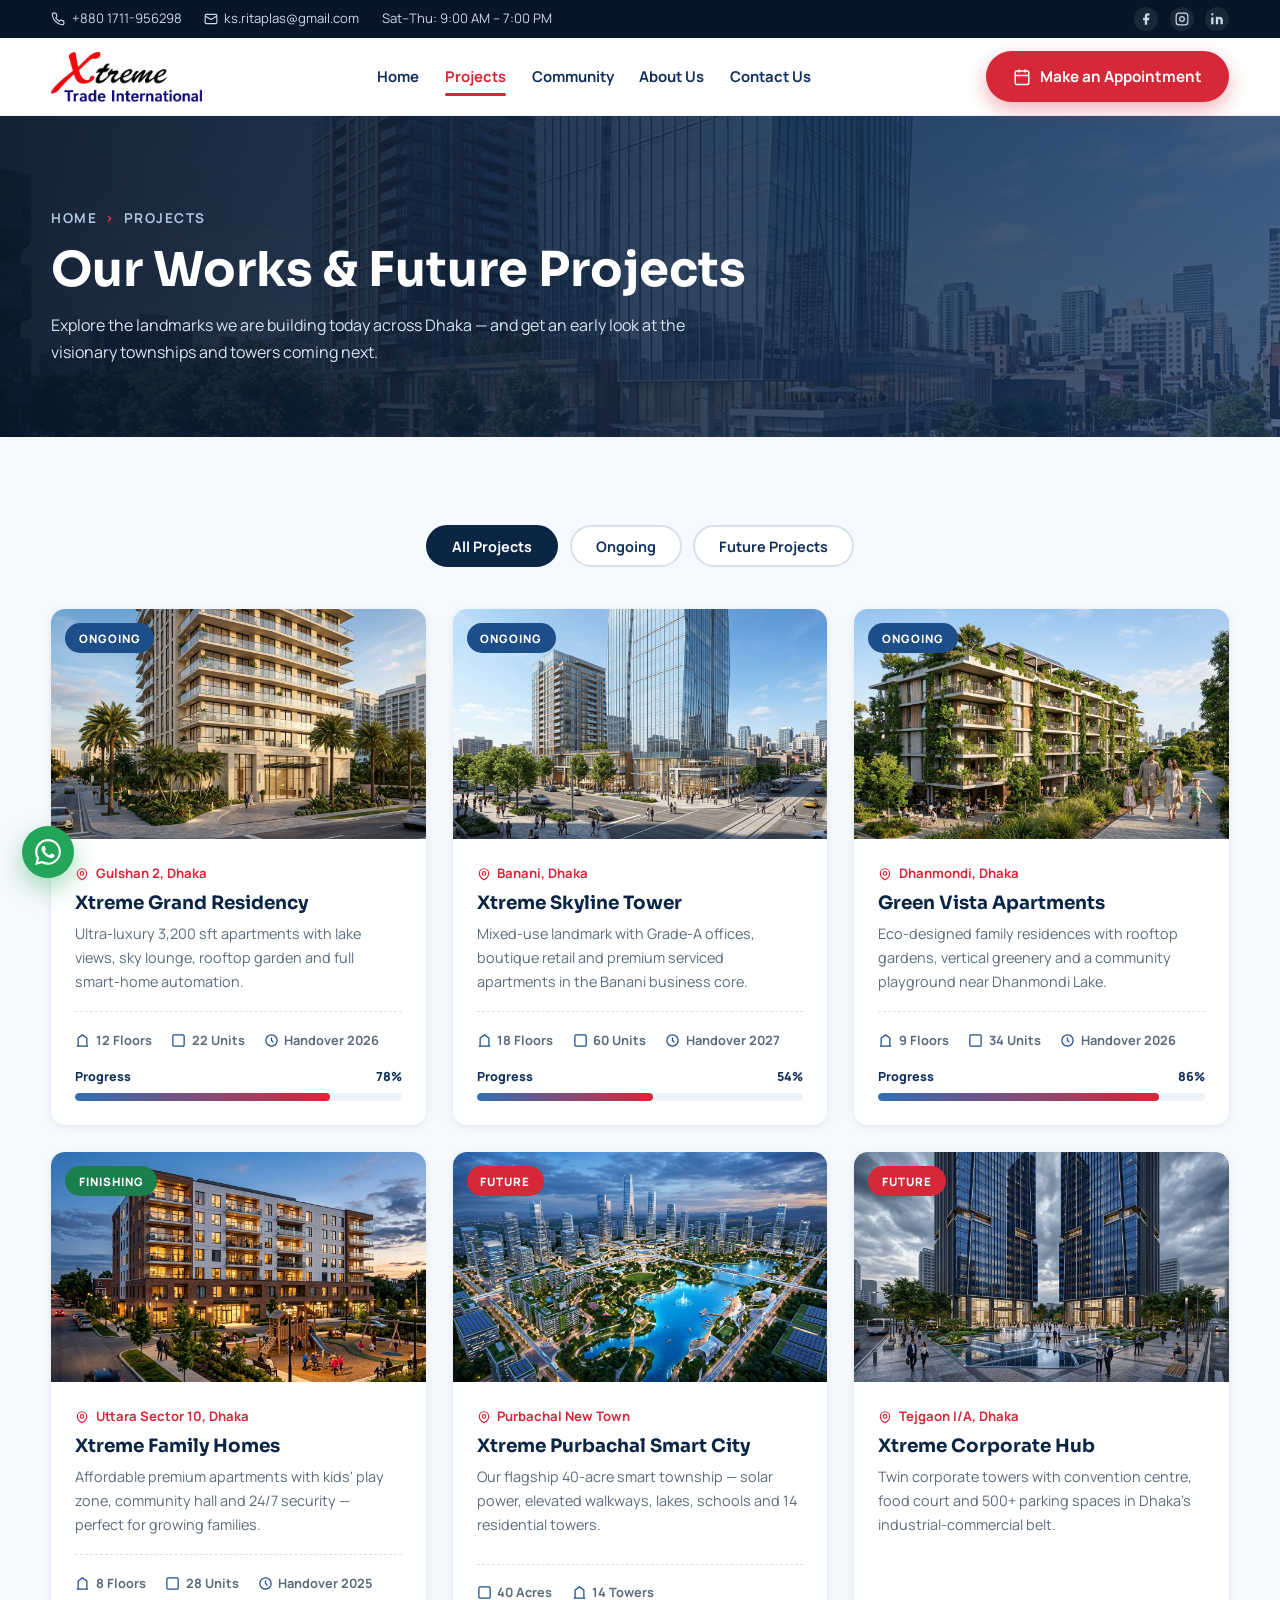
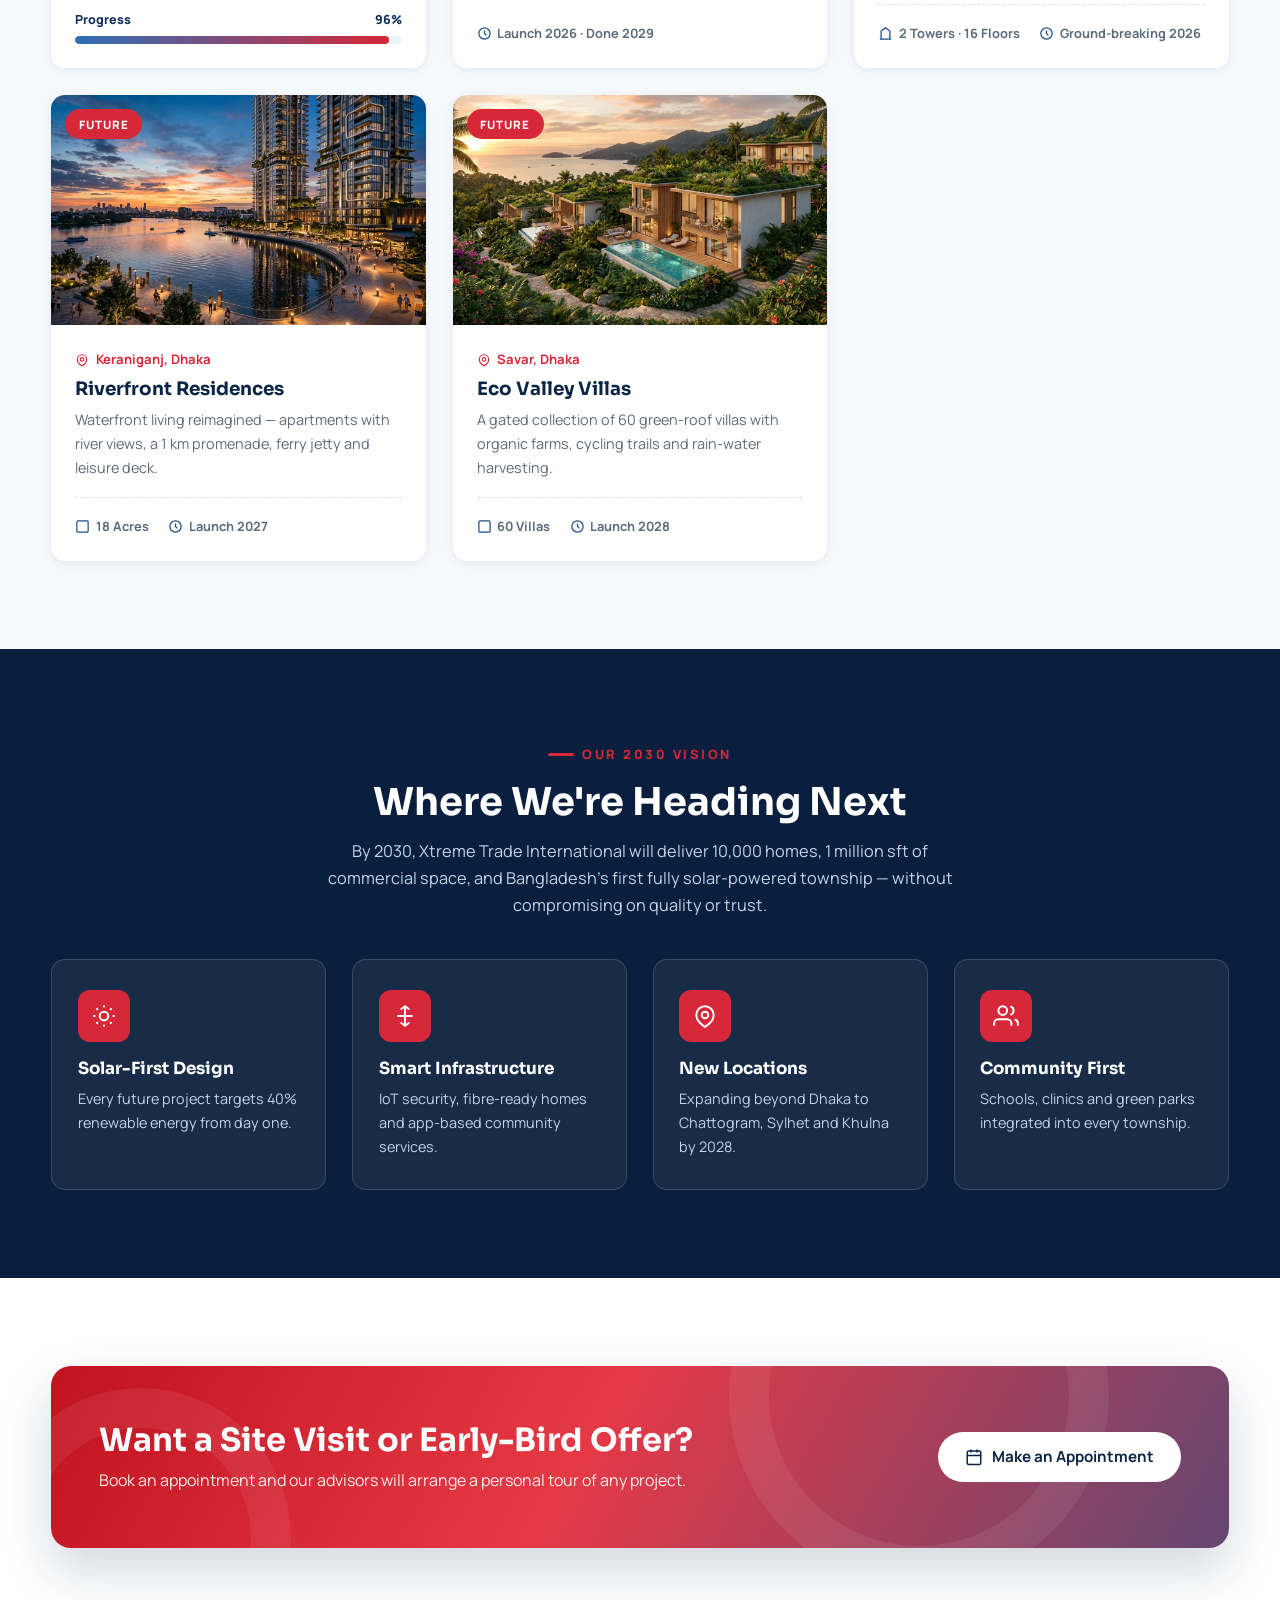
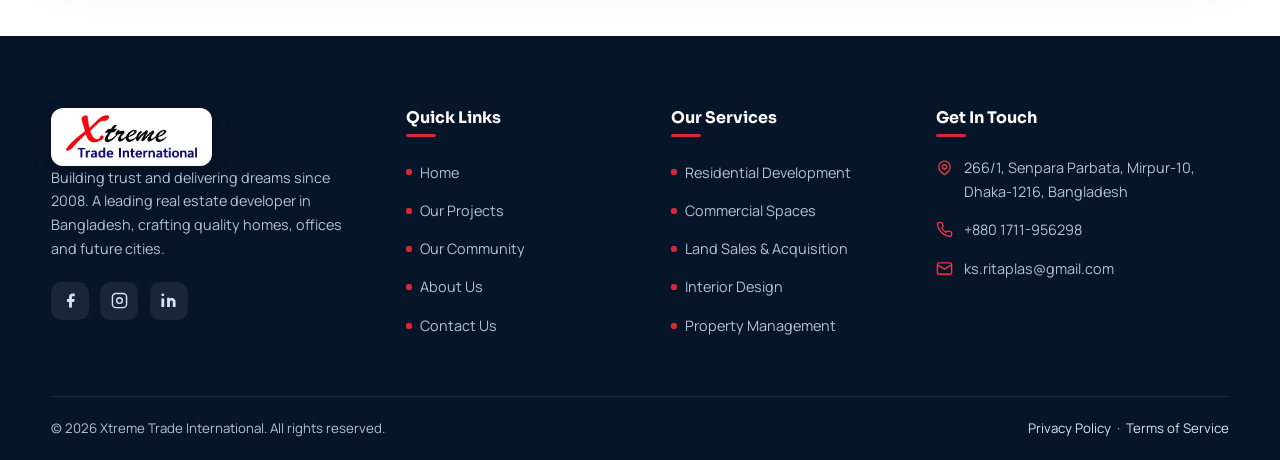
<file: projects.html>
<!DOCTYPE html>
<html lang="en">
<head>
<meta charset="UTF-8">
<meta name="viewport" content="width=device-width, initial-scale=1.0">
<title>Our Projects | Xtreme Trade International</title>
<meta name="description" content="Explore ongoing and future projects by Xtreme Trade International — luxury residences, commercial towers and smart townships across Dhaka, Bangladesh.">
<link rel="preconnect" href="https://fonts.googleapis.com">
<link href="https://fonts.googleapis.com/css2?family=Manrope:wght@400;600;700;800&family=Sora:wght@600;700;800&display=swap" rel="stylesheet">
<link rel="stylesheet" href="css/style.css">
<link rel="icon" type="image/png" href="images/logo-icon.png">
</head>
<body>

<!-- ======= TOPBAR ======= -->
<div class="topbar">
  <div class="container">
    <div class="topbar-left">
      <a href="tel:+8801711956298"><svg fill="none" stroke="currentColor" stroke-width="2" viewBox="0 0 24 24"><path d="M22 16.92v3a2 2 0 0 1-2.18 2 19.79 19.79 0 0 1-8.63-3.07 19.5 19.5 0 0 1-6-6 19.79 19.79 0 0 1-3.07-8.67A2 2 0 0 1 4.11 2h3a2 2 0 0 1 2 1.72c.127.96.361 1.903.7 2.81a2 2 0 0 1-.45 2.11L8.09 9.91a16 16 0 0 0 6 6l1.27-1.27a2 2 0 0 1 2.11-.45c.907.339 1.85.573 2.81.7A2 2 0 0 1 22 16.92z"/></svg>+880 1711-956298</a>
      <a href="mailto:ks.ritaplas@gmail.com"><svg fill="none" stroke="currentColor" stroke-width="2" viewBox="0 0 24 24"><rect x="2" y="4" width="20" height="16" rx="2"/><path d="m22 7-10 6L2 7"/></svg>ks.ritaplas@gmail.com</a>
      <span>Sat–Thu: 9:00 AM – 7:00 PM</span>
    </div>
    <div class="topbar-right">
      <div class="socials">
        <a href="#" aria-label="Facebook"><svg fill="currentColor" viewBox="0 0 24 24"><path d="M18 2h-3a5 5 0 0 0-5 5v3H7v4h3v8h4v-8h3l1-4h-4V7a1 1 0 0 1 1-1h3z"/></svg></a>
        <a href="#" aria-label="Instagram"><svg fill="none" stroke="currentColor" stroke-width="2" viewBox="0 0 24 24"><rect x="2" y="2" width="20" height="20" rx="5"/><circle cx="12" cy="12" r="4"/></svg></a>
        <a href="#" aria-label="LinkedIn"><svg fill="currentColor" viewBox="0 0 24 24"><path d="M16 8a6 6 0 0 1 6 6v7h-4v-7a2 2 0 0 0-4 0v7h-4v-13h4v2a5 5 0 0 1 2-2zM2 9h4v12H2zM4 6a2 2 0 1 0 0-4 2 2 0 0 0 0 4z"/></svg></a>
      </div>
    </div>
  </div>
</div>

<!-- ======= NAVBAR ======= -->
<header class="navbar">
  <div class="container">
    <a href="index.html" class="logo">
      <img src="images/logo.png" alt="Xtreme Trade International — Real Estate" class="brand-logo">
    </a>
    <nav class="nav-links">
      <a href="index.html">Home</a>
      <a href="projects.html" class="active">Projects</a>
      <a href="community.html">Community</a>
      <a href="about.html">About Us</a>
      <a href="contact.html">Contact Us</a>
    </nav>
    <div class="nav-cta">
      <a href="#" class="btn btn-red" data-modal-open>
        <svg fill="none" stroke="currentColor" stroke-width="2" viewBox="0 0 24 24"><rect x="3" y="4" width="18" height="18" rx="2"/><path d="M16 2v4M8 2v4M3 10h18"/></svg>
        Make an Appointment</a>
      <button class="hamburger" aria-label="Menu"><span></span><span></span><span></span></button>
    </div>
  </div>
</header>

<!-- ======= PAGE HERO ======= -->
<section class="page-hero bg-img" style="background-image:url('images/project-skyline.jpg')">
  <div class="container">
    <span class="crumb">Home <b>›</b> Projects</span>
    <h1>Our Works &amp; Future Projects</h1>
    <p>Explore the landmarks we are building today across Dhaka — and get an early look at the visionary townships and towers coming next.</p>
  </div>
</section>

<!-- ======= PROJECT GRID ======= -->
<section class="section alt">
  <div class="container">
    <div class="tabs reveal">
      <button class="tab-btn active" data-filter="all">All Projects</button>
      <button class="tab-btn" data-filter="ongoing">Ongoing</button>
      <button class="tab-btn" data-filter="upcoming">Future Projects</button>
    </div>

    <div class="projects-grid">
      <!-- ONGOING -->
      <div class="project-card reveal" data-cat="ongoing">
        <div class="thumb"><span class="badge ongoing">Ongoing</span><img src="images/project-grand.jpg" alt="Xtreme Grand Residency"></div>
        <div class="body">
          <span class="loc"><svg fill="none" stroke="currentColor" stroke-width="2" viewBox="0 0 24 24"><path d="M12 22s8-4.5 8-11a8 8 0 1 0-16 0c0 6.5 8 11 8 11z"/><circle cx="12" cy="11" r="3"/></svg>Gulshan 2, Dhaka</span>
          <h3>Xtreme Grand Residency</h3>
          <p class="desc">Ultra-luxury 3,200 sft apartments with lake views, sky lounge, rooftop garden and full smart-home automation.</p>
          <div class="project-meta">
            <span><svg fill="none" stroke="currentColor" stroke-width="2" viewBox="0 0 24 24"><path d="M3 21h18M5 21V8l7-5 7 5v13"/></svg>12 Floors</span>
            <span><svg fill="none" stroke="currentColor" stroke-width="2" viewBox="0 0 24 24"><rect x="3" y="3" width="18" height="18" rx="2"/></svg>22 Units</span>
            <span><svg fill="none" stroke="currentColor" stroke-width="2" viewBox="0 0 24 24"><circle cx="12" cy="12" r="9"/><path d="M12 7v5l3 3"/></svg>Handover 2026</span>
          </div>
          <div class="progress-wrap"><div class="lbl"><span>Progress</span><span>78%</span></div><div class="progress"><i data-progress="78"></i></div></div>
        </div>
      </div>

      <div class="project-card reveal" data-cat="ongoing">
        <div class="thumb"><span class="badge ongoing">Ongoing</span><img src="images/project-skyline.jpg" alt="Xtreme Skyline Tower"></div>
        <div class="body">
          <span class="loc"><svg fill="none" stroke="currentColor" stroke-width="2" viewBox="0 0 24 24"><path d="M12 22s8-4.5 8-11a8 8 0 1 0-16 0c0 6.5 8 11 8 11z"/><circle cx="12" cy="11" r="3"/></svg>Banani, Dhaka</span>
          <h3>Xtreme Skyline Tower</h3>
          <p class="desc">Mixed-use landmark with Grade-A offices, boutique retail and premium serviced apartments in the Banani business core.</p>
          <div class="project-meta">
            <span><svg fill="none" stroke="currentColor" stroke-width="2" viewBox="0 0 24 24"><path d="M3 21h18M5 21V8l7-5 7 5v13"/></svg>18 Floors</span>
            <span><svg fill="none" stroke="currentColor" stroke-width="2" viewBox="0 0 24 24"><rect x="3" y="3" width="18" height="18" rx="2"/></svg>60 Units</span>
            <span><svg fill="none" stroke="currentColor" stroke-width="2" viewBox="0 0 24 24"><circle cx="12" cy="12" r="9"/><path d="M12 7v5l3 3"/></svg>Handover 2027</span>
          </div>
          <div class="progress-wrap"><div class="lbl"><span>Progress</span><span>54%</span></div><div class="progress"><i data-progress="54"></i></div></div>
        </div>
      </div>

      <div class="project-card reveal" data-cat="ongoing">
        <div class="thumb"><span class="badge ongoing">Ongoing</span><img src="images/project-vista.jpg" alt="Green Vista Apartments"></div>
        <div class="body">
          <span class="loc"><svg fill="none" stroke="currentColor" stroke-width="2" viewBox="0 0 24 24"><path d="M12 22s8-4.5 8-11a8 8 0 1 0-16 0c0 6.5 8 11 8 11z"/><circle cx="12" cy="11" r="3"/></svg>Dhanmondi, Dhaka</span>
          <h3>Green Vista Apartments</h3>
          <p class="desc">Eco-designed family residences with rooftop gardens, vertical greenery and a community playground near Dhanmondi Lake.</p>
          <div class="project-meta">
            <span><svg fill="none" stroke="currentColor" stroke-width="2" viewBox="0 0 24 24"><path d="M3 21h18M5 21V8l7-5 7 5v13"/></svg>9 Floors</span>
            <span><svg fill="none" stroke="currentColor" stroke-width="2" viewBox="0 0 24 24"><rect x="3" y="3" width="18" height="18" rx="2"/></svg>34 Units</span>
            <span><svg fill="none" stroke="currentColor" stroke-width="2" viewBox="0 0 24 24"><circle cx="12" cy="12" r="9"/><path d="M12 7v5l3 3"/></svg>Handover 2026</span>
          </div>
          <div class="progress-wrap"><div class="lbl"><span>Progress</span><span>86%</span></div><div class="progress"><i data-progress="86"></i></div></div>
        </div>
      </div>

      <div class="project-card reveal" data-cat="ongoing">
        <div class="thumb"><span class="badge handover">Finishing</span><img src="images/project-uttara.jpg" alt="Xtreme Family Homes"></div>
        <div class="body">
          <span class="loc"><svg fill="none" stroke="currentColor" stroke-width="2" viewBox="0 0 24 24"><path d="M12 22s8-4.5 8-11a8 8 0 1 0-16 0c0 6.5 8 11 8 11z"/><circle cx="12" cy="11" r="3"/></svg>Uttara Sector 10, Dhaka</span>
          <h3>Xtreme Family Homes</h3>
          <p class="desc">Affordable premium apartments with kids' play zone, community hall and 24/7 security — perfect for growing families.</p>
          <div class="project-meta">
            <span><svg fill="none" stroke="currentColor" stroke-width="2" viewBox="0 0 24 24"><path d="M3 21h18M5 21V8l7-5 7 5v13"/></svg>8 Floors</span>
            <span><svg fill="none" stroke="currentColor" stroke-width="2" viewBox="0 0 24 24"><rect x="3" y="3" width="18" height="18" rx="2"/></svg>28 Units</span>
            <span><svg fill="none" stroke="currentColor" stroke-width="2" viewBox="0 0 24 24"><circle cx="12" cy="12" r="9"/><path d="M12 7v5l3 3"/></svg>Handover 2025</span>
          </div>
          <div class="progress-wrap"><div class="lbl"><span>Progress</span><span>96%</span></div><div class="progress"><i data-progress="96"></i></div></div>
        </div>
      </div>

      <!-- UPCOMING / FUTURE -->
      <div class="project-card reveal" data-cat="upcoming">
        <div class="thumb"><span class="badge upcoming">Future</span><img src="images/future-smartcity.jpg" alt="Xtreme Purbachal Smart City"></div>
        <div class="body">
          <span class="loc"><svg fill="none" stroke="currentColor" stroke-width="2" viewBox="0 0 24 24"><path d="M12 22s8-4.5 8-11a8 8 0 1 0-16 0c0 6.5 8 11 8 11z"/><circle cx="12" cy="11" r="3"/></svg>Purbachal New Town</span>
          <h3>Xtreme Purbachal Smart City</h3>
          <p class="desc">Our flagship 40-acre smart township — solar power, elevated walkways, lakes, schools and 14 residential towers.</p>
          <div class="project-meta">
            <span><svg fill="none" stroke="currentColor" stroke-width="2" viewBox="0 0 24 24"><rect x="3" y="3" width="18" height="18" rx="2"/></svg>40 Acres</span>
            <span><svg fill="none" stroke="currentColor" stroke-width="2" viewBox="0 0 24 24"><path d="M3 21h18M5 21V8l7-5 7 5v13"/></svg>14 Towers</span>
            <span><svg fill="none" stroke="currentColor" stroke-width="2" viewBox="0 0 24 24"><circle cx="12" cy="12" r="9"/><path d="M12 7v5l3 3"/></svg>Launch 2026 · Done 2029</span>
          </div>
        </div>
      </div>

      <div class="project-card reveal" data-cat="upcoming">
        <div class="thumb"><span class="badge upcoming">Future</span><img src="images/future-corporate.jpg" alt="Xtreme Corporate Hub"></div>
        <div class="body">
          <span class="loc"><svg fill="none" stroke="currentColor" stroke-width="2" viewBox="0 0 24 24"><path d="M12 22s8-4.5 8-11a8 8 0 1 0-16 0c0 6.5 8 11 8 11z"/><circle cx="12" cy="11" r="3"/></svg>Tejgaon I/A, Dhaka</span>
          <h3>Xtreme Corporate Hub</h3>
          <p class="desc">Twin corporate towers with convention centre, food court and 500+ parking spaces in Dhaka's industrial-commercial belt.</p>
          <div class="project-meta">
            <span><svg fill="none" stroke="currentColor" stroke-width="2" viewBox="0 0 24 24"><path d="M3 21h18M5 21V8l7-5 7 5v13"/></svg>2 Towers · 16 Floors</span>
            <span><svg fill="none" stroke="currentColor" stroke-width="2" viewBox="0 0 24 24"><circle cx="12" cy="12" r="9"/><path d="M12 7v5l3 3"/></svg>Ground-breaking 2026</span>
          </div>
        </div>
      </div>

      <div class="project-card reveal" data-cat="upcoming">
        <div class="thumb"><span class="badge upcoming">Future</span><img src="images/future-riverfront.jpg" alt="Riverfront Residences"></div>
        <div class="body">
          <span class="loc"><svg fill="none" stroke="currentColor" stroke-width="2" viewBox="0 0 24 24"><path d="M12 22s8-4.5 8-11a8 8 0 1 0-16 0c0 6.5 8 11 8 11z"/><circle cx="12" cy="11" r="3"/></svg>Keraniganj, Dhaka</span>
          <h3>Riverfront Residences</h3>
          <p class="desc">Waterfront living reimagined — apartments with river views, a 1 km promenade, ferry jetty and leisure deck.</p>
          <div class="project-meta">
            <span><svg fill="none" stroke="currentColor" stroke-width="2" viewBox="0 0 24 24"><rect x="3" y="3" width="18" height="18" rx="2"/></svg>18 Acres</span>
            <span><svg fill="none" stroke="currentColor" stroke-width="2" viewBox="0 0 24 24"><circle cx="12" cy="12" r="9"/><path d="M12 7v5l3 3"/></svg>Launch 2027</span>
          </div>
        </div>
      </div>

      <div class="project-card reveal" data-cat="upcoming">
        <div class="thumb"><span class="badge upcoming">Future</span><img src="images/future-villas.jpg" alt="Eco Valley Villas"></div>
        <div class="body">
          <span class="loc"><svg fill="none" stroke="currentColor" stroke-width="2" viewBox="0 0 24 24"><path d="M12 22s8-4.5 8-11a8 8 0 1 0-16 0c0 6.5 8 11 8 11z"/><circle cx="12" cy="11" r="3"/></svg>Savar, Dhaka</span>
          <h3>Eco Valley Villas</h3>
          <p class="desc">A gated collection of 60 green-roof villas with organic farms, cycling trails and rain-water harvesting.</p>
          <div class="project-meta">
            <span><svg fill="none" stroke="currentColor" stroke-width="2" viewBox="0 0 24 24"><rect x="3" y="3" width="18" height="18" rx="2"/></svg>60 Villas</span>
            <span><svg fill="none" stroke="currentColor" stroke-width="2" viewBox="0 0 24 24"><circle cx="12" cy="12" r="9"/><path d="M12 7v5l3 3"/></svg>Launch 2028</span>
          </div>
        </div>
      </div>
    </div>
  </div>
</section>

<!-- ======= FUTURE VISION ======= -->
<section class="section navy">
  <div class="container">
    <div class="section-head center reveal" style="margin-bottom:2.5rem">
      <span class="eyebrow" style="justify-content:center">Our 2030 Vision</span>
      <h2 style="color:#fff">Where We're Heading Next</h2>
      <p style="color:#C3D3E8">By 2030, Xtreme Trade International will deliver 10,000 homes, 1 million sft of commercial space, and Bangladesh's first fully solar-powered township — without compromising on quality or trust.</p>
    </div>
    <div class="grid-4">
      <div class="value-card reveal"><div class="icon"><svg fill="none" stroke="currentColor" stroke-width="1.8" viewBox="0 0 24 24"><circle cx="12" cy="12" r="4"/><path d="M12 2v2M12 20v2M4.93 4.93l1.41 1.41M17.66 17.66l1.41 1.41M2 12h2M20 12h2M6.34 17.66l-1.41 1.41M19.07 4.93l-1.41 1.41"/></svg></div><h3>Solar-First Design</h3><p>Every future project targets 40% renewable energy from day one.</p></div>
      <div class="value-card reveal"><div class="icon"><svg fill="none" stroke="currentColor" stroke-width="1.8" viewBox="0 0 24 24"><path d="M12 3v18M5 12h14M8 6l4-3 4 3M8 18l4 3 4-3"/></svg></div><h3>Smart Infrastructure</h3><p>IoT security, fibre-ready homes and app-based community services.</p></div>
      <div class="value-card reveal"><div class="icon"><svg fill="none" stroke="currentColor" stroke-width="1.8" viewBox="0 0 24 24"><path d="M12 22s8-4.5 8-11a8 8 0 1 0-16 0c0 6.5 8 11 8 11z"/><circle cx="12" cy="11" r="3"/></svg></div><h3>New Locations</h3><p>Expanding beyond Dhaka to Chattogram, Sylhet and Khulna by 2028.</p></div>
      <div class="value-card reveal"><div class="icon"><svg fill="none" stroke="currentColor" stroke-width="1.8" viewBox="0 0 24 24"><path d="M17 21v-2a4 4 0 0 0-4-4H5a4 4 0 0 0-4 4v2"/><circle cx="9" cy="7" r="4"/><path d="M23 21v-2a4 4 0 0 0-3-3.87M16 3.13a4 4 0 0 1 0 7.75"/></svg></div><h3>Community First</h3><p>Schools, clinics and green parks integrated into every township.</p></div>
    </div>
  </div>
</section>

<!-- ======= CTA ======= -->
<section class="section">
  <div class="container">
    <div class="cta-banner reveal">
      <div>
        <h2>Want a Site Visit or Early-Bird Offer?</h2>
        <p>Book an appointment and our advisors will arrange a personal tour of any project.</p>
      </div>
      <a href="#" class="btn btn-light" data-modal-open>
        <svg fill="none" stroke="currentColor" stroke-width="2" viewBox="0 0 24 24"><rect x="3" y="4" width="18" height="18" rx="2"/><path d="M16 2v4M8 2v4M3 10h18"/></svg>Make an Appointment</a>
    </div>
  </div>
</section>

<!-- ======= FOOTER ======= -->
<footer class="footer">
  <div class="container">
    <div class="footer-grid">
      <div>
        <a href="index.html" class="logo logo-footer">
          <img src="images/logo.png" alt="Xtreme Trade International — Real Estate" class="brand-logo">
        </a>
        <p>Building trust and delivering dreams since 2008. A leading real estate developer in Bangladesh, crafting quality homes, offices and future cities.</p>
        <div class="socials">
          <a href="#" aria-label="Facebook"><svg fill="currentColor" viewBox="0 0 24 24"><path d="M18 2h-3a5 5 0 0 0-5 5v3H7v4h3v8h4v-8h3l1-4h-4V7a1 1 0 0 1 1-1h3z"/></svg></a>
          <a href="#" aria-label="Instagram"><svg fill="none" stroke="currentColor" stroke-width="2" viewBox="0 0 24 24"><rect x="2" y="2" width="20" height="20" rx="5"/><circle cx="12" cy="12" r="4"/></svg></a>
          <a href="#" aria-label="LinkedIn"><svg fill="currentColor" viewBox="0 0 24 24"><path d="M16 8a6 6 0 0 1 6 6v7h-4v-7a2 2 0 0 0-4 0v7h-4v-13h4v2a5 5 0 0 1 2-2zM2 9h4v12H2zM4 6a2 2 0 1 0 0-4 2 2 0 0 0 0 4z"/></svg></a>
        </div>
      </div>
      <div>
        <h4>Quick Links</h4>
        <ul class="footer-links">
          <li><a href="index.html">Home</a></li>
          <li><a href="projects.html">Our Projects</a></li>
          <li><a href="community.html">Our Community</a></li>
          <li><a href="about.html">About Us</a></li>
          <li><a href="contact.html">Contact Us</a></li>
        </ul>
      </div>
      <div>
        <h4>Our Services</h4>
        <ul class="footer-links">
          <li><a href="projects.html">Residential Development</a></li>
          <li><a href="projects.html">Commercial Spaces</a></li>
          <li><a href="projects.html">Land Sales &amp; Acquisition</a></li>
          <li><a href="projects.html">Interior Design</a></li>
          <li><a href="projects.html">Property Management</a></li>
        </ul>
      </div>
      <div>
        <h4>Get In Touch</h4>
        <ul class="footer-contact">
          <li><svg fill="none" stroke="currentColor" stroke-width="2" viewBox="0 0 24 24"><path d="M12 22s8-4.5 8-11a8 8 0 1 0-16 0c0 6.5 8 11 8 11z"/><circle cx="12" cy="11" r="3"/></svg><span>266/1, Senpara Parbata, Mirpur-10,<br>Dhaka-1216, Bangladesh</span></li>
          <li><svg fill="none" stroke="currentColor" stroke-width="2" viewBox="0 0 24 24"><path d="M22 16.92v3a2 2 0 0 1-2.18 2 19.79 19.79 0 0 1-8.63-3.07 19.5 19.5 0 0 1-6-6 19.79 19.79 0 0 1-3.07-8.67A2 2 0 0 1 4.11 2h3a2 2 0 0 1 2 1.72c.127.96.361 1.903.7 2.81a2 2 0 0 1-.45 2.11L8.09 9.91a16 16 0 0 0 6 6l1.27-1.27a2 2 0 0 1 2.11-.45c.907.339 1.85.573 2.81.7A2 2 0 0 1 22 16.92z"/></svg><span>+880 1711-956298</span></li>
          <li><svg fill="none" stroke="currentColor" stroke-width="2" viewBox="0 0 24 24"><rect x="2" y="4" width="20" height="16" rx="2"/><path d="m22 7-10 6L2 7"/></svg><span>ks.ritaplas@gmail.com</span></li>
        </ul>
      </div>
    </div>
    <div class="footer-bottom">
      <span>© <span data-year>2026</span> Xtreme Trade International. All rights reserved.</span>
      <span><a href="about.html">Privacy Policy</a> &nbsp;·&nbsp; <a href="about.html">Terms of Service</a></span>
    </div>
  </div>
</footer>

<!-- ======= APPOINTMENT MODAL ======= -->
<div class="modal-backdrop" id="appointmentModal">
  <div class="modal">
    <div class="modal-head">
      <h3>Book an Appointment</h3>
      <p>Schedule a site visit or free consultation.</p>
      <button class="modal-close" data-modal-close aria-label="Close"><svg fill="none" stroke="currentColor" stroke-width="2.5" viewBox="0 0 24 24"><path d="M18 6 6 18M6 6l12 12"/></svg></button>
    </div>
    <div class="modal-body">
      <div id="apptFormWrap">
        <form id="apptForm">
          <div class="form-grid">
            <div class="field"><label>Full Name <b>*</b></label><input type="text" name="name" placeholder="Your full name" required></div>
            <div class="field"><label>Phone / WhatsApp <b>*</b></label><input type="tel" name="phone" placeholder="+880 1XXX-XXXXXX" required></div>
            <div class="field full"><label>Email Address</label><input type="email" name="email" placeholder="you@example.com"></div>
            <div class="field"><label>Preferred Date <b>*</b></label><input type="date" name="date" id="apptDate" required></div>
            <div class="field"><label>Preferred Time</label>
              <select name="time">
                <option>10:00 AM – 11:00 AM</option><option>11:00 AM – 12:00 PM</option>
                <option>12:00 PM – 1:00 PM</option><option>3:00 PM – 4:00 PM</option>
                <option>4:00 PM – 5:00 PM</option><option>5:00 PM – 6:00 PM</option>
              </select>
            </div>
            <div class="field full"><label>I'm Interested In</label>
              <select name="interest">
                <option>Buying an Apartment</option><option>Commercial / Office Space</option>
                <option>Land / Plot Purchase</option><option>Xtreme Purbachal Smart City</option>
                <option>Interior Design</option><option>Partnership / Other</option>
              </select>
            </div>
            <div class="field full"><label>Notes</label><textarea name="notes" placeholder="Which project would you like to visit?"></textarea></div>
          </div>
          <div class="modal-actions">
            <button type="submit" class="btn wa-btn"><svg fill="currentColor" viewBox="0 0 24 24"><path d="M17.47 14.38c-.3-.15-1.76-.87-2.03-.97-.27-.1-.47-.15-.67.15-.2.3-.77.96-.94 1.16-.17.2-.35.22-.64.07-.3-.15-1.26-.46-2.4-1.47-.88-.79-1.48-1.76-1.65-2.06-.17-.3-.02-.46.13-.6.13-.14.3-.35.44-.52.15-.17.2-.3.3-.5.1-.2.05-.37-.02-.52-.08-.15-.67-1.62-.92-2.22-.24-.58-.49-.5-.67-.51h-.57c-.2 0-.52.07-.8.37-.27.3-1.04 1.02-1.04 2.5 0 1.47 1.07 2.9 1.22 3.1.15.2 2.1 3.2 5.1 4.49.71.3 1.27.49 1.7.63.72.23 1.37.2 1.88.12.58-.09 1.76-.72 2-1.42.25-.7.25-1.29.18-1.42-.08-.12-.28-.2-.57-.35zM12.05 21.79h-.01a9.87 9.87 0 0 1-5.03-1.38l-.36-.21-3.74.98 1-3.65-.24-.37a9.82 9.82 0 0 1-1.51-5.23c0-5.44 4.43-9.87 9.9-9.87a9.83 9.83 0 0 1 6.99 2.9 9.8 9.8 0 0 1 2.9 6.99c0 5.44-4.44 9.87-9.9 9.87zm8.42-18.3A11.8 11.8 0 0 0 12.05 0C5.5 0 .16 5.34.16 11.9c0 2.1.55 4.14 1.59 5.94L.06 24l6.32-1.66a11.9 11.9 0 0 0 5.67 1.44h.01c6.55 0 11.89-5.34 11.89-11.9 0-3.18-1.24-6.16-3.48-8.41z"/></svg>Confirm via WhatsApp</button>
            <a href="#" class="btn email-btn" id="apptEmailLink"><svg fill="none" stroke="currentColor" stroke-width="2" viewBox="0 0 24 24"><rect x="2" y="4" width="20" height="16" rx="2"/><path d="m22 7-10 6L2 7"/></svg>Send by Email</a>
          </div>
          <p class="form-note"><svg fill="none" stroke="currentColor" stroke-width="2" viewBox="0 0 24 24"><rect x="3" y="11" width="18" height="11" rx="2"/><path d="M7 11V7a5 5 0 0 1 10 0v4"/></svg>Your information is kept private and never shared.</p>
        </form>
      </div>
      <div class="form-success" id="apptSuccess">
        <div class="tick"><svg fill="none" stroke="currentColor" stroke-width="2.5" viewBox="0 0 24 24"><path d="M20 6 9 17l-5-5"/></svg></div>
        <h3>Appointment Request Ready!</h3>
        <p>WhatsApp has opened with your request — just press <strong>Send</strong>.<br>Our team will confirm your slot within 24 hours.</p>
      </div>
    </div>
  </div>
</div>

<a href="https://wa.me/8801711956298" target="_blank" rel="noopener" class="wa-float" aria-label="Chat on WhatsApp"><svg fill="currentColor" viewBox="0 0 24 24"><path d="M17.47 14.38c-.3-.15-1.76-.87-2.03-.97-.27-.1-.47-.15-.67.15-.2.3-.77.96-.94 1.16-.17.2-.35.22-.64.07-.3-.15-1.26-.46-2.4-1.47-.88-.79-1.48-1.76-1.65-2.06-.17-.3-.02-.46.13-.6.13-.14.3-.35.44-.52.15-.17.2-.3.3-.5.1-.2.05-.37-.02-.52-.08-.15-.67-1.62-.92-2.22-.24-.58-.49-.5-.67-.51h-.57c-.2 0-.52.07-.8.37-.27.3-1.04 1.02-1.04 2.5 0 1.47 1.07 2.9 1.22 3.1.15.2 2.1 3.2 5.1 4.49.71.3 1.27.49 1.7.63.72.23 1.37.2 1.88.12.58-.09 1.76-.72 2-1.42.25-.7.25-1.29.18-1.42-.08-.12-.28-.2-.57-.35zM12.05 21.79h-.01a9.87 9.87 0 0 1-5.03-1.38l-.36-.21-3.74.98 1-3.65-.24-.37a9.82 9.82 0 0 1-1.51-5.23c0-5.44 4.43-9.87 9.9-9.87a9.83 9.83 0 0 1 6.99 2.9 9.8 9.8 0 0 1 2.9 6.99c0 5.44-4.44 9.87-9.9 9.87zm8.42-18.3A11.8 11.8 0 0 0 12.05 0C5.5 0 .16 5.34.16 11.9c0 2.1.55 4.14 1.59 5.94L.06 24l6.32-1.66a11.9 11.9 0 0 0 5.67 1.44h.01c6.55 0 11.89-5.34 11.89-11.9 0-3.18-1.24-6.16-3.48-8.41z"/></svg></a>
<button class="to-top" aria-label="Back to top"><svg fill="none" stroke="currentColor" stroke-width="2.5" viewBox="0 0 24 24"><path d="M12 19V5M5 12l7-7 7 7"/></svg></button>

<script src="js/main.js"></script>
</body>
</html>
</file>
<file: css/style.css>
/* ============================================================
   Xtreme Trade International — Global Stylesheet
   Palette: shades of Blue, White & Red
   ============================================================ */

:root {
  /* Blues */
  --navy-950: #071528;
  --navy-900: #0A1F3D;
  --navy-800: #0B2545;
  --navy-700: #13315C;
  --blue-600: #1D4E89;
  --blue-500: #2E6FB7;
  --blue-400: #4E89C8;
  --blue-200: #BBD3EC;
  --blue-100: #E8F0FA;

  /* Reds */
  --red-600: #C1121F;
  --red-500: #D62839;
  --red-400: #E63946;
  --red-100: #FDECEC;

  /* Neutrals */
  --white: #FFFFFF;
  --off-white: #F6F9FD;
  --grey-100: #EEF3F9;
  --grey-300: #D7E0EB;
  --text: #1F2D3D;
  --muted: #5B6B7C;

  --gradient-brand: linear-gradient(135deg, var(--navy-800) 0%, var(--blue-600) 55%, var(--blue-500) 100%);
  --gradient-cta: linear-gradient(120deg, var(--red-600) 0%, var(--red-400) 45%, var(--blue-600) 130%);

  --radius: 14px;
  --radius-sm: 8px;
  --shadow-sm: 0 2px 10px rgba(10, 31, 61, 0.08);
  --shadow-md: 0 10px 30px rgba(10, 31, 61, 0.12);
  --shadow-lg: 0 22px 50px rgba(10, 31, 61, 0.18);

  --font-head: 'Sora', 'Segoe UI', system-ui, sans-serif;
  --font-body: 'Manrope', 'Segoe UI', system-ui, sans-serif;
}

* { margin: 0; padding: 0; box-sizing: border-box; }

html { scroll-behavior: smooth; }

body {
  font-family: var(--font-body);
  color: var(--text);
  background: var(--white);
  line-height: 1.65;
  -webkit-font-smoothing: antialiased;
  overflow-x: hidden;
}

img { max-width: 100%; display: block; }
a { text-decoration: none; color: inherit; transition: color .25s ease; }
ul { list-style: none; }
button { font-family: inherit; cursor: pointer; border: none; background: none; }

h1, h2, h3, h4 { font-family: var(--font-head); color: var(--navy-800); line-height: 1.25; }

.container { width: min(1200px, 92%); margin-inline: auto; }

/* ---------- Buttons ---------- */
.btn {
  display: inline-flex; align-items: center; gap: .55rem;
  font-weight: 700; font-size: .95rem;
  padding: .8rem 1.7rem; border-radius: 50px;
  transition: all .28s ease; white-space: nowrap;
}
.btn svg { width: 18px; height: 18px; flex: none; }
.btn-red    { background: var(--red-500); color: var(--white); box-shadow: 0 8px 20px rgba(214, 40, 57, .35); }
.btn-red:hover { background: var(--red-600); transform: translateY(-2px); box-shadow: 0 12px 26px rgba(214, 40, 57, .45); }
.btn-navy   { background: var(--navy-800); color: var(--white); }
.btn-navy:hover { background: var(--blue-600); transform: translateY(-2px); }
.btn-outline { border: 2px solid var(--white); color: var(--white); }
.btn-outline:hover { background: var(--white); color: var(--navy-800); }
.btn-outline-navy { border: 2px solid var(--blue-600); color: var(--blue-600); }
.btn-outline-navy:hover { background: var(--blue-600); color: var(--white); }
.btn-light { background: var(--white); color: var(--navy-800); }
.btn-light:hover { background: var(--blue-100); transform: translateY(-2px); }

/* ---------- Topbar ---------- */
.topbar {
  background: var(--navy-950); color: #C9D8EA;
  font-size: .82rem; padding: .45rem 0;
}
.topbar .container { display: flex; justify-content: space-between; align-items: center; gap: 1rem; flex-wrap: wrap; }
.topbar-left, .topbar-right { display: flex; align-items: center; gap: 1.4rem; }
.topbar a { display: inline-flex; align-items: center; gap: .4rem; }
.topbar a:hover { color: var(--white); }
.topbar svg { width: 14px; height: 14px; }
.topbar .socials { display: flex; gap: .7rem; }
.topbar .socials a {
  width: 24px; height: 24px; border-radius: 50%;
  display: grid; place-items: center;
  background: rgba(255,255,255,.08);
}
.topbar .socials a:hover { background: var(--red-500); }

/* ---------- Navbar ---------- */
.navbar {
  position: sticky; top: 0; z-index: 1000;
  background: rgba(255,255,255,.96); backdrop-filter: blur(10px);
  border-bottom: 1px solid var(--grey-100);
  transition: box-shadow .3s ease;
}
.navbar.scrolled { box-shadow: var(--shadow-md); }
.navbar .container { display: flex; align-items: center; justify-content: space-between; padding-block: .8rem; gap: 1rem; }

.logo { display: flex; align-items: center; gap: .7rem; }
.logo-mark {
  width: 46px; height: 46px; border-radius: 12px; flex: none;
  background: var(--gradient-brand);
  display: grid; place-items: center;
  box-shadow: 0 6px 14px rgba(19, 49, 92, .35);
  position: relative; overflow: hidden;
}
.logo-mark::after { content:""; position:absolute; right:-6px; bottom:-6px; width:20px; height:20px; border-radius:6px 0 10px 0; background: var(--red-500); }
.logo-mark svg { width: 26px; height: 26px; position: relative; z-index: 1; }
.logo-text { line-height: 1.15; }
.logo-text strong { font-family: var(--font-head); font-size: 1.06rem; color: var(--navy-800); display: block; letter-spacing: .2px; }
.logo-text span { font-size: .68rem; font-weight: 700; letter-spacing: 2.5px; color: var(--red-500); text-transform: uppercase; }
.brand-logo { height: 50px; width: auto; display: block; }
.logo-footer .brand-logo {
  background: var(--white); border-radius: 12px; padding: .45rem .9rem; height: 58px;
  box-shadow: 0 6px 18px rgba(0,0,0,.25);
}
@media (max-width: 560px) {
  .brand-logo { height: 40px; }
  .logo-footer .brand-logo { height: 50px; }
}

.nav-links { display: flex; align-items: center; gap: 1.6rem; }
.nav-links a { font-weight: 700; font-size: .93rem; color: var(--navy-700); position: relative; padding-block: .3rem; }
.nav-links a::after {
  content:""; position:absolute; left:0; bottom:-2px; height:3px; width:0;
  border-radius: 3px; background: var(--red-500); transition: width .28s ease;
}
.nav-links a:hover::after, .nav-links a.active::after { width: 100%; }
.nav-links a.active { color: var(--red-500); }

.nav-cta { display: flex; align-items: center; gap: .8rem; }
.hamburger { display: none; flex-direction: column; gap: 5px; padding: .5rem; }
.hamburger span { width: 26px; height: 3px; border-radius: 3px; background: var(--navy-800); transition: .3s; }
.hamburger.open span:nth-child(1) { transform: translateY(8px) rotate(45deg); }
.hamburger.open span:nth-child(2) { opacity: 0; }
.hamburger.open span:nth-child(3) { transform: translateY(-8px) rotate(-45deg); }

/* ---------- Hero ---------- */
.hero {
  position: relative; min-height: 88vh;
  display: flex; align-items: center;
  background: url('../images/hero.jpg') center/cover no-repeat;
  isolation: isolate;
}
.hero::before {
  content:""; position:absolute; inset:0; z-index:-1;
  background: linear-gradient(100deg, rgba(7,21,40,.93) 0%, rgba(10,31,61,.82) 45%, rgba(19,49,92,.45) 100%);
}
.hero-inner { padding-block: 6rem; max-width: 680px; }
.hero .eyebrow {
  display: inline-flex; align-items: center; gap: .5rem;
  background: rgba(255,255,255,.12); border: 1px solid rgba(255,255,255,.25);
  color: var(--white); font-size: .8rem; font-weight: 700; letter-spacing: 1.5px;
  text-transform: uppercase; padding: .45rem 1.1rem; border-radius: 50px; margin-bottom: 1.4rem;
}
.hero .eyebrow .dot { width: 8px; height: 8px; border-radius: 50%; background: var(--red-500); box-shadow: 0 0 0 4px rgba(214,40,57,.3); }
.hero h1 { color: var(--white); font-size: clamp(2.2rem, 5vw, 3.6rem); margin-bottom: 1.2rem; }
.hero h1 .accent { color: var(--red-400); }
.hero p { color: #D8E4F2; font-size: 1.08rem; margin-bottom: 2rem; max-width: 560px; }
.hero-actions { display: flex; gap: 1rem; flex-wrap: wrap; }

.hero-stats {
  position: relative; margin-top: 3.5rem;
  display: grid; grid-template-columns: repeat(4, 1fr); gap: 1px;
  background: rgba(255,255,255,.18); border: 1px solid rgba(255,255,255,.18);
  border-radius: var(--radius); overflow: hidden; max-width: 820px;
  backdrop-filter: blur(6px);
}
.hero-stats div { background: rgba(7,21,40,.55); padding: 1.1rem 1.3rem; }
.hero-stats strong { font-family: var(--font-head); font-size: 1.6rem; color: var(--white); display: block; }
.hero-stats span { font-size: .8rem; color: #B9CCE2; letter-spacing: .5px; }

/* ---------- Page hero (inner pages) ---------- */
.page-hero {
  position: relative; padding: 5.5rem 0 4.5rem; isolation: isolate;
  background: var(--gradient-brand);
}
.page-hero.bg-img { background-size: cover; background-position: center; }
.page-hero.bg-img::before { content:""; position:absolute; inset:0; z-index:-1; background: linear-gradient(95deg, rgba(7,21,40,.94), rgba(19,49,92,.72)); }
.page-hero .crumb { color: #AFC6E0; font-size: .85rem; font-weight: 700; letter-spacing: 1.5px; text-transform: uppercase; display: inline-flex; gap: .5rem; align-items: center; }
.page-hero .crumb b { color: var(--red-400); }
.page-hero h1 { color: var(--white); font-size: clamp(2rem, 4.5vw, 3rem); margin: .6rem 0 .8rem; }
.page-hero p { color: #D8E4F2; max-width: 640px; }

/* ---------- Sections ---------- */
.section { padding: 5.5rem 0; }
.section.alt { background: var(--off-white); }
.section.navy { background: var(--navy-900); }
.section-head { max-width: 660px; margin-bottom: 3rem; }
.section-head.center { margin-inline: auto; text-align: center; }
.eyebrow {
  display: inline-flex; align-items: center; gap: .5rem;
  color: var(--red-500); font-weight: 800; font-size: .8rem;
  letter-spacing: 2.5px; text-transform: uppercase; margin-bottom: .8rem;
}
.eyebrow::before { content:""; width: 26px; height: 3px; border-radius: 3px; background: var(--red-500); }
.section-head h2 { font-size: clamp(1.7rem, 3.4vw, 2.4rem); margin-bottom: .8rem; }
.section-head p { color: var(--muted); font-size: 1.02rem; }

/* ---------- Split (image + text) ---------- */
.split { display: grid; grid-template-columns: 1fr 1fr; gap: 3.5rem; align-items: center; }
.split .media { position: relative; }
.split .media img { border-radius: var(--radius); box-shadow: var(--shadow-lg); width: 100%; height: 460px; object-fit: cover; }
.split .media .float-card {
  position: absolute; right: -18px; bottom: -24px;
  background: var(--white); border-radius: var(--radius);
  box-shadow: var(--shadow-lg); padding: 1.1rem 1.4rem;
  display: flex; gap: .9rem; align-items: center; border-left: 5px solid var(--red-500);
}
.split .media .float-card strong { font-family: var(--font-head); font-size: 1.5rem; color: var(--navy-800); display:block; line-height: 1.1; }
.split .media .float-card span { font-size: .8rem; color: var(--muted); }
.check-list { margin-top: 1.4rem; display: grid; gap: .7rem; }
.check-list li { display: flex; gap: .7rem; align-items: flex-start; color: var(--text); font-weight: 600; }
.check-list svg { width: 20px; height: 20px; flex: none; margin-top: 2px; color: var(--red-500); }
.split .btn { margin-top: 1.8rem; }

/* ---------- Service cards ---------- */
.grid-3 { display: grid; grid-template-columns: repeat(3, 1fr); gap: 1.6rem; }
.grid-4 { display: grid; grid-template-columns: repeat(4, 1fr); gap: 1.6rem; }
.grid-2 { display: grid; grid-template-columns: repeat(2, 1fr); gap: 1.6rem; }

.service-card {
  background: var(--white); border: 1px solid var(--grey-100);
  border-radius: var(--radius); padding: 2rem 1.7rem;
  transition: all .3s ease; position: relative; overflow: hidden;
}
.service-card::before {
  content:""; position:absolute; top:0; left:0; width:100%; height:4px;
  background: var(--gradient-brand); transform: scaleX(0); transform-origin: left;
  transition: transform .35s ease;
}
.service-card:hover { transform: translateY(-8px); box-shadow: var(--shadow-lg); border-color: transparent; }
.service-card:hover::before { transform: scaleX(1); }
.service-card .icon {
  width: 60px; height: 60px; border-radius: 14px;
  background: var(--blue-100); color: var(--blue-600);
  display: grid; place-items: center; margin-bottom: 1.2rem;
  transition: all .3s ease;
}
.service-card:hover .icon { background: var(--red-500); color: var(--white); }
.service-card .icon svg { width: 28px; height: 28px; }
.service-card h3 { font-size: 1.12rem; margin-bottom: .6rem; }
.service-card p { font-size: .93rem; color: var(--muted); }

/* ---------- Project cards ---------- */
.project-card {
  background: var(--white); border-radius: var(--radius); overflow: hidden;
  box-shadow: var(--shadow-sm); transition: all .3s ease;
  display: flex; flex-direction: column;
}
.project-card:hover { transform: translateY(-8px); box-shadow: var(--shadow-lg); }
.project-card .thumb { position: relative; height: 230px; overflow: hidden; }
.project-card .thumb img { width: 100%; height: 100%; object-fit: cover; transition: transform .5s ease; }
.project-card:hover .thumb img { transform: scale(1.07); }
.badge {
  position: absolute; top: 14px; left: 14px; z-index: 2;
  font-size: .72rem; font-weight: 800; letter-spacing: 1px; text-transform: uppercase;
  padding: .35rem .85rem; border-radius: 50px; color: var(--white);
}
.badge.ongoing { background: var(--blue-600); }
.badge.upcoming { background: var(--red-500); }
.badge.handover { background: #1B7F4D; }
.project-card .body { padding: 1.5rem; display: flex; flex-direction: column; flex: 1; }
.project-card .loc { display: flex; align-items: center; gap: .4rem; color: var(--red-500); font-size: .82rem; font-weight: 700; margin-bottom: .4rem; }
.project-card .loc svg { width: 14px; height: 14px; }
.project-card h3 { font-size: 1.15rem; margin-bottom: .5rem; }
.project-card .desc { font-size: .9rem; color: var(--muted); flex: 1; }
.project-meta {
  display: flex; gap: 1.2rem; flex-wrap: wrap;
  margin-top: 1.1rem; padding-top: 1.1rem; border-top: 1px dashed var(--grey-300);
  font-size: .8rem; color: var(--muted);
}
.project-meta span { display: flex; align-items: center; gap: .35rem; font-weight: 700; }
.project-meta svg { width: 15px; height: 15px; color: var(--blue-600); }

.progress-wrap { margin-top: 1rem; }
.progress-wrap .lbl { display: flex; justify-content: space-between; font-size: .78rem; font-weight: 800; color: var(--navy-700); margin-bottom: .35rem; }
.progress { height: 8px; border-radius: 8px; background: var(--grey-100); overflow: hidden; }
.progress i { display:block; height: 100%; border-radius: 8px; background: linear-gradient(90deg, var(--blue-500), var(--red-500)); width: 0; transition: width 1.2s ease .2s; }

/* filter tabs */
.tabs { display: flex; gap: .7rem; flex-wrap: wrap; justify-content: center; margin-bottom: 2.6rem; }
.tab-btn {
  padding: .6rem 1.5rem; border-radius: 50px; font-weight: 700; font-size: .9rem;
  color: var(--navy-700); background: var(--white); border: 2px solid var(--grey-300);
  transition: all .25s ease;
}
.tab-btn:hover { border-color: var(--blue-500); color: var(--blue-600); }
.tab-btn.active { background: var(--navy-800); border-color: var(--navy-800); color: var(--white); }
.projects-grid { display: grid; grid-template-columns: repeat(3, 1fr); gap: 1.7rem; }
.project-card.hidden { display: none; }

/* ---------- Stats band ---------- */
.stats-band { background: var(--gradient-brand); position: relative; overflow: hidden; }
.stats-band::before {
  content:""; position:absolute; width: 420px; height: 420px; border-radius: 50%;
  background: rgba(214,40,57,.16); top: -220px; right: -120px;
}
.stats-band .container { display: grid; grid-template-columns: repeat(4, 1fr); gap: 2rem; padding-block: 3.8rem; position: relative; }
.stat { text-align: center; color: var(--white); }
.stat strong {
  font-family: var(--font-head); font-weight: 800; color: var(--white);
  font-size: clamp(2.8rem, 4.2vw, 3.6rem); line-height: 1.1;
  display: flex; align-items: baseline; justify-content: center; gap: .15rem;
}
.stat .suffix { color: var(--red-400); }
.stat .label { display: block; margin-top: .4rem; color: #BFD3EA; font-size: .95rem; font-weight: 600; letter-spacing: .5px; }

/* ---------- Process steps ---------- */
.steps { display: grid; grid-template-columns: repeat(4, 1fr); gap: 1.6rem; counter-reset: step; }
.step {
  background: var(--white); border-radius: var(--radius); padding: 2rem 1.6rem;
  border: 1px solid var(--grey-100); position: relative; transition: all .3s ease;
}
.step:hover { box-shadow: var(--shadow-md); transform: translateY(-6px); }
.step .num {
  font-family: var(--font-head); font-weight: 800; font-size: 2.6rem;
  color: transparent; -webkit-text-stroke: 1.5px var(--blue-200);
  line-height: 1; margin-bottom: .8rem;
}
.step h3 { font-size: 1.05rem; margin-bottom: .5rem; }
.step p { font-size: .9rem; color: var(--muted); }
.step::after {
  content: ""; position: absolute; top: 2rem; right: -1.1rem; width: 10px; height: 10px;
  border-top: 2px solid var(--red-400); border-right: 2px solid var(--red-400);
  transform: rotate(45deg);
}
.step:last-child::after { display: none; }

/* ---------- Testimonials ---------- */
.testi-wrap { position: relative; max-width: 820px; margin-inline: auto; }
.testi-track { overflow: hidden; border-radius: var(--radius); }
.testi-slides { display: flex; transition: transform .55s ease; }
.testi-card {
  min-width: 100%; background: var(--white); border-radius: var(--radius);
  padding: 2.6rem 3rem; box-shadow: var(--shadow-sm); text-align: center;
}
.testi-card .quote-mark { font-family: Georgia, serif; font-size: 4rem; line-height: .6; color: var(--red-500); display: block; margin-bottom: 1rem; }
.testi-card blockquote { font-size: 1.06rem; color: var(--text); font-style: italic; margin-bottom: 1.6rem; }
.testi-card .stars { color: #F2A33C; letter-spacing: 3px; margin-bottom: 1rem; }
.testi-card .who strong { display: block; font-family: var(--font-head); color: var(--navy-800); }
.testi-card .who span { font-size: .85rem; color: var(--muted); }
.testi-nav { display: flex; justify-content: center; gap: .5rem; margin-top: 1.6rem; }
.testi-dot { width: 10px; height: 10px; border-radius: 50%; background: var(--grey-300); transition: all .3s; }
.testi-dot.active { background: var(--red-500); width: 28px; border-radius: 6px; }

/* ---------- CTA banner ---------- */
.cta-banner {
  background: var(--gradient-cta); border-radius: calc(var(--radius) + 6px);
  padding: 3.4rem 3rem; display: flex; align-items: center; justify-content: space-between;
  gap: 2rem; flex-wrap: wrap; position: relative; overflow: hidden;
  box-shadow: var(--shadow-lg);
}
.cta-banner::before, .cta-banner::after {
  content:""; position:absolute; border-radius:50%; border: 40px solid rgba(255,255,255,.07);
}
.cta-banner::before { width: 300px; height: 300px; top: -160px; right: 120px; }
.cta-banner::after { width: 220px; height: 220px; bottom: -140px; left: -60px; }
.cta-banner h2 { color: var(--white); font-size: clamp(1.4rem, 3vw, 2rem); margin-bottom: .4rem; }
.cta-banner p { color: rgba(255,255,255,.9); }
.cta-banner .btn { position: relative; z-index: 1; }

/* ---------- Team / avatars ---------- */
.avatar {
  width: 86px; height: 86px; border-radius: 50%;
  display: grid; place-items: center; margin: 0 auto 1rem;
  font-family: var(--font-head); font-weight: 800; font-size: 1.6rem; color: var(--white);
  border: 4px solid var(--white); box-shadow: 0 0 0 3px var(--blue-200);
}
.avatar.a1 { background: var(--navy-700); } .avatar.a2 { background: var(--blue-500); }
.avatar.a3 { background: var(--red-500); }  .avatar.a4 { background: var(--blue-600); }
.avatar.a5 { background: var(--navy-900); } .avatar.a6 { background: var(--red-400); }

.team-card {
  background: var(--white); border-radius: var(--radius); padding: 2rem 1.5rem;
  text-align: center; box-shadow: var(--shadow-sm); transition: all .3s ease;
  border: 1px solid var(--grey-100);
}
.team-card:hover { transform: translateY(-8px); box-shadow: var(--shadow-lg); }
.team-card h3 { font-size: 1.05rem; }
.team-card .role { color: var(--red-500); font-weight: 700; font-size: .82rem; letter-spacing: .8px; text-transform: uppercase; margin: .25rem 0 .7rem; }
.team-card p { font-size: .88rem; color: var(--muted); }

/* ---------- Timeline ---------- */
.timeline { position: relative; max-width: 860px; margin-inline: auto; padding-left: 2rem; }
.timeline::before { content:""; position:absolute; left: 8px; top: 6px; bottom: 6px; width: 3px; background: linear-gradient(var(--blue-500), var(--red-500)); border-radius: 3px; }
.tl-item { position: relative; padding: 0 0 2.2rem 2rem; }
.tl-item::before {
  content:""; position:absolute; left: -2rem; top: 4px; margin-left: 2px;
  width: 15px; height: 15px; border-radius: 50%;
  background: var(--white); border: 4px solid var(--red-500);
}
.tl-item .year {
  display: inline-block; background: var(--navy-800); color: var(--white);
  font-weight: 800; font-size: .8rem; padding: .25rem .9rem; border-radius: 50px; margin-bottom: .5rem;
}
.tl-item h3 { font-size: 1.08rem; margin-bottom: .3rem; }
.tl-item p { color: var(--muted); font-size: .92rem; max-width: 640px; }

/* ---------- Value cards ---------- */
.value-card {
  background: rgba(255,255,255,.06); border: 1px solid rgba(255,255,255,.14);
  border-radius: var(--radius); padding: 1.9rem 1.6rem; color: var(--white);
  transition: all .3s ease;
}
.value-card:hover { background: rgba(255,255,255,.12); transform: translateY(-6px); }
.value-card .icon { width: 52px; height: 52px; border-radius: 12px; background: var(--red-500); display: grid; place-items: center; margin-bottom: 1rem; }
.value-card .icon svg { width: 26px; height: 26px; color: var(--white); }
.value-card h3 { color: var(--white); font-size: 1.05rem; margin-bottom: .5rem; }
.value-card p { color: #C3D3E8; font-size: .9rem; }

/* ---------- Forms ---------- */
.form-card {
  background: var(--white); border-radius: var(--radius); padding: 2.2rem;
  box-shadow: var(--shadow-md); border-top: 6px solid var(--red-500);
}
.form-grid { display: grid; grid-template-columns: 1fr 1fr; gap: 1.1rem; }
.form-grid .full { grid-column: 1 / -1; }
.field label { display: block; font-weight: 800; font-size: .82rem; color: var(--navy-700); margin-bottom: .35rem; letter-spacing: .3px; }
.field label b { color: var(--red-500); }
.field input, .field select, .field textarea {
  width: 100%; padding: .78rem 1rem; border-radius: var(--radius-sm);
  border: 1.5px solid var(--grey-300); font-family: inherit; font-size: .93rem;
  color: var(--text); background: var(--off-white); transition: all .25s ease;
}
.field input:focus, .field select:focus, .field textarea:focus {
  outline: none; border-color: var(--blue-500); background: var(--white);
  box-shadow: 0 0 0 4px rgba(46, 111, 183, .14);
}
.field textarea { resize: vertical; min-height: 110px; }
.form-note { font-size: .8rem; color: var(--muted); margin-top: .9rem; display: flex; align-items: center; gap: .45rem; }
.form-note svg { width: 15px; height: 15px; color: var(--blue-600); flex: none; }

.form-success {
  display: none; text-align: center; padding: 2.5rem 1rem;
}
.form-success.show { display: block; animation: pop .4s ease; }
.form-success .tick {
  width: 70px; height: 70px; border-radius: 50%; background: #E6F6EC; color: #1B7F4D;
  display: grid; place-items: center; margin: 0 auto 1.2rem;
}
.form-success .tick svg { width: 34px; height: 34px; }
.form-success h3 { margin-bottom: .5rem; }
.form-success p { color: var(--muted); font-size: .95rem; }
@keyframes pop { from { transform: scale(.85); opacity: 0; } to { transform: scale(1); opacity: 1; } }

/* ---------- Contact info cards ---------- */
.info-card {
  display: flex; gap: 1.1rem; align-items: flex-start;
  background: var(--white); border: 1px solid var(--grey-100);
  border-radius: var(--radius); padding: 1.5rem; box-shadow: var(--shadow-sm);
  transition: all .3s ease;
}
.info-card:hover { transform: translateY(-4px); box-shadow: var(--shadow-md); }
.info-card .icon { width: 50px; height: 50px; flex: none; border-radius: 12px; background: var(--blue-100); color: var(--blue-600); display: grid; place-items: center; }
.info-card:hover .icon { background: var(--red-500); color: var(--white); }
.info-card .icon svg { width: 24px; height: 24px; }
.info-card h3 { font-size: 1rem; margin-bottom: .25rem; }
.info-card p, .info-card a { font-size: .9rem; color: var(--muted); }
.info-card a:hover { color: var(--red-500); }

/* ---------- FAQ ---------- */
.faq-item {
  background: var(--white); border: 1px solid var(--grey-100);
  border-radius: var(--radius-sm); margin-bottom: .9rem; overflow: hidden;
}
.faq-q {
  width: 100%; display: flex; justify-content: space-between; align-items: center; gap: 1rem;
  padding: 1.15rem 1.4rem; font-weight: 800; font-size: .95rem; color: var(--navy-800);
  text-align: left; font-family: var(--font-head);
}
.faq-q .chev { width: 30px; height: 30px; flex: none; border-radius: 50%; background: var(--blue-100); color: var(--blue-600); display: grid; place-items: center; transition: all .3s ease; }
.faq-q .chev svg { width: 15px; height: 15px; transition: transform .3s ease; }
.faq-item.open .faq-q .chev { background: var(--red-500); color: var(--white); }
.faq-item.open .faq-q .chev svg { transform: rotate(180deg); }
.faq-a { max-height: 0; overflow: hidden; transition: max-height .4s ease; }
.faq-a p { padding: 0 1.4rem 1.2rem; color: var(--muted); font-size: .92rem; }

/* ---------- Map ---------- */
.map-wrap { border-radius: var(--radius); overflow: hidden; box-shadow: var(--shadow-md); background: var(--blue-100); min-height: 380px; }
.map-wrap iframe { width: 100%; height: 420px; border: 0; display: block; }

/* ---------- Footer ---------- */
.footer { background: var(--navy-950); color: #AFC2D8; padding-top: 4.5rem; }
.footer-grid { display: grid; grid-template-columns: 1.4fr 1fr 1fr 1.3fr; gap: 2.5rem; padding-bottom: 3rem; }
.footer h4 { color: var(--white); font-size: 1rem; margin-bottom: 1.2rem; position: relative; padding-bottom: .6rem; }
.footer h4::after { content:""; position:absolute; left:0; bottom:0; width: 30px; height: 3px; border-radius: 3px; background: var(--red-500); }
.footer p { font-size: .9rem; }
.footer .logo-text strong { color: var(--white); }
.footer-links li { margin-bottom: .65rem; }
.footer-links a { font-size: .9rem; display: inline-flex; align-items: center; gap: .5rem; }
.footer-links a::before { content:""; width: 6px; height: 6px; border-radius: 2px; background: var(--red-500); transition: all .25s; }
.footer-links a:hover { color: var(--white); padding-left: 4px; }
.footer-contact li { display: flex; gap: .7rem; margin-bottom: .9rem; font-size: .9rem; }
.footer-contact svg { width: 17px; height: 17px; color: var(--red-400); flex: none; margin-top: 3px; }
.footer .socials { display: flex; gap: .7rem; margin-top: 1.3rem; }
.footer .socials a {
  width: 38px; height: 38px; border-radius: 10px; display: grid; place-items: center;
  background: rgba(255,255,255,.07); color: #D6E3F2; transition: all .25s ease;
}
.footer .socials a:hover { background: var(--red-500); transform: translateY(-3px); color: var(--white); }
.footer .socials svg { width: 17px; height: 17px; }
.footer-bottom {
  border-top: 1px solid rgba(255,255,255,.09); padding: 1.3rem 0;
  display: flex; justify-content: space-between; align-items: center; gap: 1rem; flex-wrap: wrap;
  font-size: .83rem;
}
.footer-bottom a { color: #D6E3F2; }
.footer-bottom a:hover { color: var(--red-400); }

/* ---------- Modal ---------- */
.modal-backdrop {
  position: fixed; inset: 0; z-index: 2000;
  background: rgba(7, 21, 40, .7); backdrop-filter: blur(4px);
  display: grid; place-items: center; padding: 1.2rem;
  opacity: 0; visibility: hidden; transition: all .3s ease;
}
.modal-backdrop.open { opacity: 1; visibility: visible; }
.modal {
  background: var(--white); border-radius: var(--radius); width: min(620px, 100%);
  max-height: 92vh; overflow-y: auto; position: relative;
  transform: translateY(26px) scale(.97); transition: transform .3s ease;
}
.modal-backdrop.open .modal { transform: translateY(0) scale(1); }
.modal-head {
  background: var(--gradient-brand); padding: 1.7rem 2rem; color: var(--white);
  border-radius: var(--radius) var(--radius) 0 0; position: relative;
}
.modal-head h3 { color: var(--white); font-size: 1.3rem; margin-bottom: .2rem; }
.modal-head p { color: #C9DAEE; font-size: .9rem; }
.modal-close {
  position: absolute; top: 1.1rem; right: 1.1rem;
  width: 36px; height: 36px; border-radius: 50%;
  background: rgba(255,255,255,.15); color: var(--white);
  display: grid; place-items: center; transition: all .25s;
}
.modal-close:hover { background: var(--red-500); transform: rotate(90deg); }
.modal-close svg { width: 16px; height: 16px; }
.modal-body { padding: 1.8rem 2rem 2rem; }
.modal-actions { display: flex; gap: .9rem; flex-wrap: wrap; margin-top: 1.4rem; }
.wa-btn {
  background: #23A55A; color: var(--white); flex: 1; justify-content: center;
  box-shadow: 0 8px 20px rgba(35,165,90,.35);
}
.wa-btn:hover { background: #1C8A4B; transform: translateY(-2px); }
.email-btn { background: var(--navy-800); color: var(--white); flex: 1; justify-content: center; }
.email-btn:hover { background: var(--blue-600); transform: translateY(-2px); }

/* ---------- Back to top ---------- */
.to-top {
  position: fixed; right: 22px; bottom: 22px; z-index: 1500;
  width: 48px; height: 48px; border-radius: 12px;
  background: var(--red-500); color: var(--white);
  display: grid; place-items: center; box-shadow: var(--shadow-md);
  opacity: 0; visibility: hidden; transform: translateY(14px); transition: all .3s ease;
}
.to-top.show { opacity: 1; visibility: visible; transform: translateY(0); }
.to-top:hover { background: var(--navy-800); }
.to-top svg { width: 20px; height: 20px; }

/* floating whatsapp */
.wa-float {
  position: fixed; left: 22px; bottom: 22px; z-index: 1500;
  width: 52px; height: 52px; border-radius: 50%;
  background: #23A55A; color: var(--white); display: grid; place-items: center;
  box-shadow: 0 10px 24px rgba(35,165,90,.4); transition: transform .3s ease;
}
.wa-float:hover { transform: scale(1.1); }
.wa-float svg { width: 26px; height: 26px; }

/* ---------- Reveal animation ---------- */
.reveal { opacity: 0; transform: translateY(28px); transition: opacity .7s ease, transform .7s ease; }
.reveal.visible { opacity: 1; transform: translateY(0); }

/* ---------- Responsive ---------- */
@media (max-width: 1024px) {
  .grid-3, .projects-grid { grid-template-columns: repeat(2, 1fr); }
  .grid-4, .steps { grid-template-columns: repeat(2, 1fr); }
  .step::after { display: none; }
  .footer-grid { grid-template-columns: 1fr 1fr; }
}

@media (max-width: 820px) {
  .split { grid-template-columns: 1fr; gap: 2.5rem; }
  .split .media { order: -1; }
  .split .media img { height: 340px; }
  .hero-stats { grid-template-columns: repeat(2, 1fr); }
  .nav-links {
    position: fixed; top: 0; right: -100%; height: 100vh; width: min(320px, 82%);
    background: var(--navy-900); flex-direction: column; justify-content: center;
    gap: 2rem; transition: right .35s ease; z-index: 1200; box-shadow: -10px 0 40px rgba(0,0,0,.3);
  }
  .nav-links.open { right: 0; }
  .nav-links a { color: var(--white); font-size: 1.1rem; }
  .nav-links a.active { color: var(--red-400); }
  .hamburger { display: flex; z-index: 1300; }
  .nav-cta .btn { display: none; }
  .nav-cta .btn.hamburger-sibling { display: inline-flex; padding: .55rem 1.1rem; font-size: .82rem; }
  .topbar-right { display: none; }
  .stats-band .container { grid-template-columns: repeat(2, 1fr); }
}

@media (max-width: 560px) {
  .section { padding: 3.8rem 0; }
  .grid-2, .grid-3, .grid-4, .projects-grid, .steps, .form-grid { grid-template-columns: 1fr; }
  .hero { min-height: auto; }
  .hero-inner { padding-block: 4.5rem 3.5rem; }
  .cta-banner { padding: 2.4rem 1.6rem; }
  .testi-card { padding: 2rem 1.4rem; }
  .footer-grid { grid-template-columns: 1fr; }
  .split .media .float-card { right: 8px; bottom: -18px; }
  .modal-body, .modal-head { padding-inline: 1.4rem; }
}
</file>
